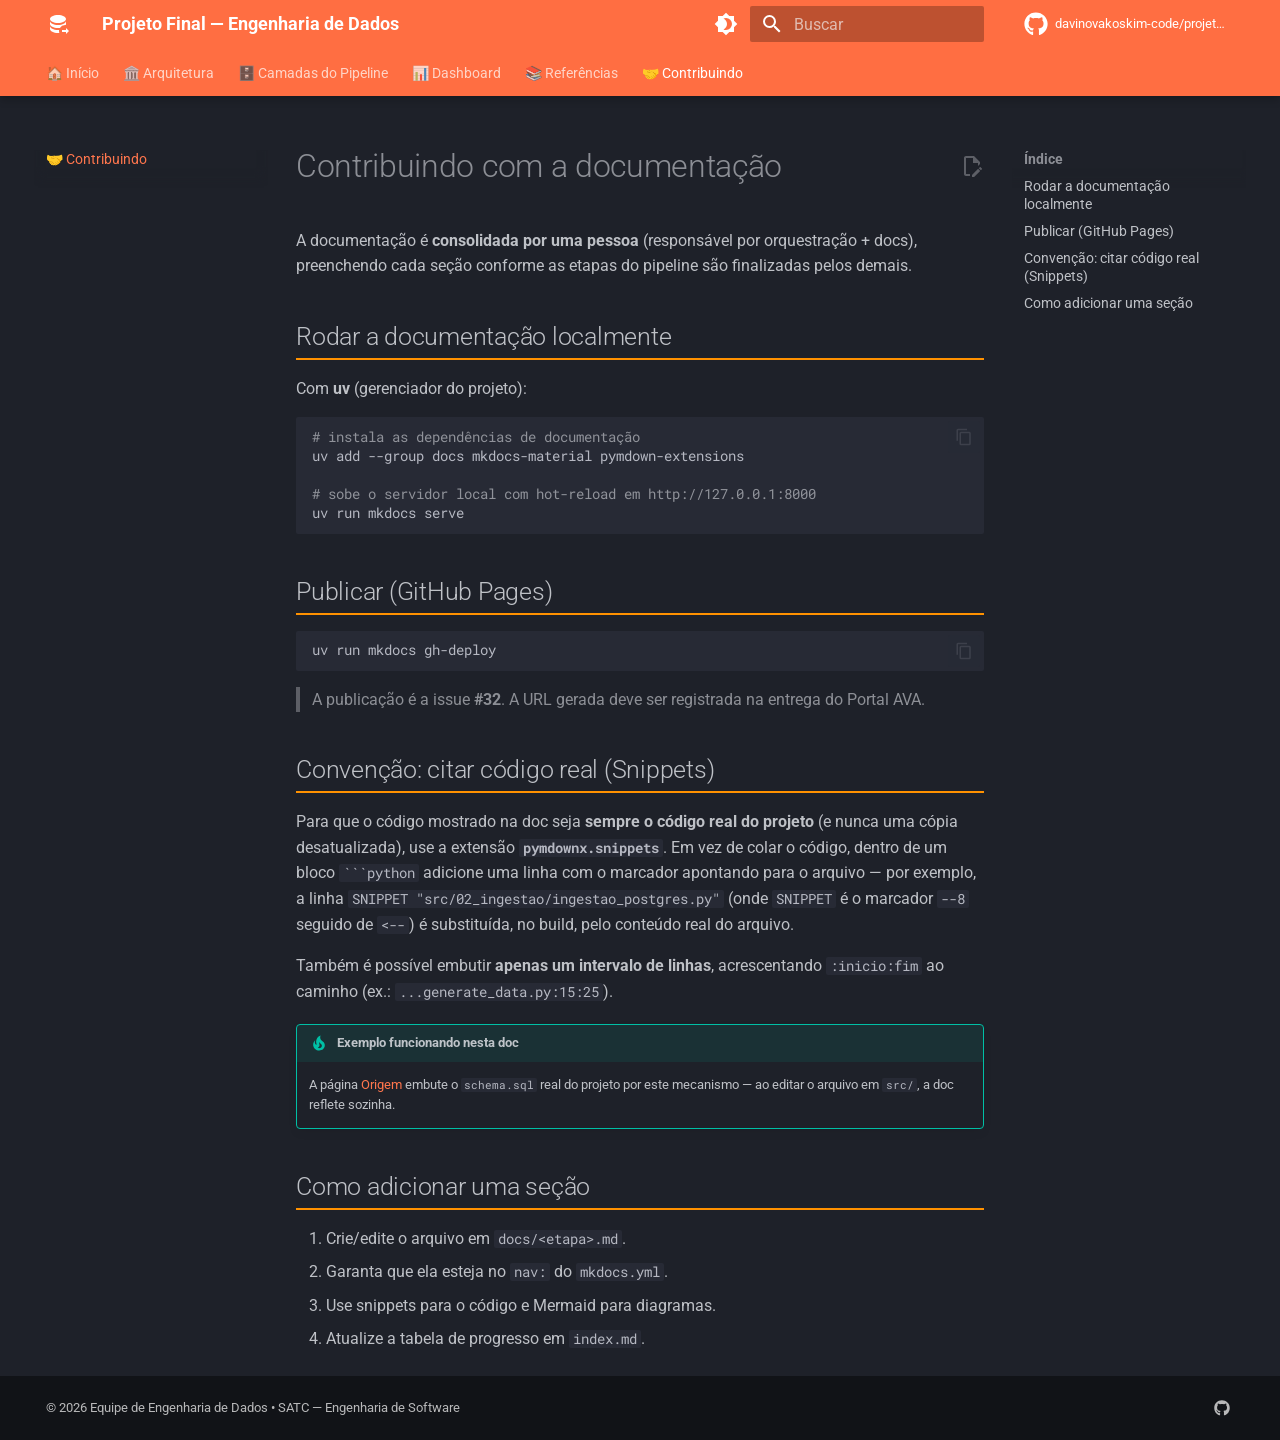
<file: contribuindo/index.html>
<!doctype html>
<html lang="pt" class="no-js">
  <head>
    
      <meta charset="utf-8">
      <meta name="viewport" content="width=device-width,initial-scale=1">
      
        <meta name="description" content="Pipeline de dados com PostgreSQL, MinIO, Airflow e Delta Lake — Arquitetura Medalhão (Landing → Bronze → Silver → Gold)">
      
      
        <meta name="author" content="Equipe de Engenharia de Dados — SATC">
      
      
        <link rel="canonical" href="https://davinovakoskim-code.github.io/projeto-final-eng-dados/contribuindo/">
      
      
        <link rel="prev" href="../referencias/">
      
      
      
        
      
      
      <link rel="icon" href="../assets/images/favicon.png">
      <meta name="generator" content="mkdocs-1.6.1, mkdocs-material-9.7.6">
    
    
      
        <title>🤝 Contribuindo - Projeto Final — Engenharia de Dados</title>
      
    
    
      <link rel="stylesheet" href="../assets/stylesheets/main.484c7ddc.min.css">
      
        
        <link rel="stylesheet" href="../assets/stylesheets/palette.ab4e12ef.min.css">
      
      


    
    
      
    
    
      
        
        
        <link rel="preconnect" href="https://fonts.gstatic.com" crossorigin>
        <link rel="stylesheet" href="https://fonts.googleapis.com/css?family=Roboto:300,300i,400,400i,700,700i%7CRoboto+Mono:400,400i,700,700i&display=fallback">
        <style>:root{--md-text-font:"Roboto";--md-code-font:"Roboto Mono"}</style>
      
    
    
      <link rel="stylesheet" href="../stylesheets/extra.css">
    
    <script>__md_scope=new URL("..",location),__md_hash=e=>[...e].reduce(((e,_)=>(e<<5)-e+_.charCodeAt(0)),0),__md_get=(e,_=localStorage,t=__md_scope)=>JSON.parse(_.getItem(t.pathname+"."+e)),__md_set=(e,_,t=localStorage,a=__md_scope)=>{try{t.setItem(a.pathname+"."+e,JSON.stringify(_))}catch(e){}}</script>
    
      

    
    
  </head>
  
  
    
    
      
    
    
    
    
    <body dir="ltr" data-md-color-scheme="slate" data-md-color-primary="deep-orange" data-md-color-accent="orange">
  
    
    <input class="md-toggle" data-md-toggle="drawer" type="checkbox" id="__drawer" autocomplete="off">
    <input class="md-toggle" data-md-toggle="search" type="checkbox" id="__search" autocomplete="off">
    <label class="md-overlay" for="__drawer"></label>
    <div data-md-component="skip">
      
        
        <a href="#contribuindo-com-a-documentacao" class="md-skip">
          Ir para o conteúdo
        </a>
      
    </div>
    <div data-md-component="announce">
      
    </div>
    
    
      

  

<header class="md-header md-header--shadow md-header--lifted" data-md-component="header">
  <nav class="md-header__inner md-grid" aria-label="Cabeçalho">
    <a href=".." title="Projeto Final — Engenharia de Dados" class="md-header__button md-logo" aria-label="Projeto Final — Engenharia de Dados" data-md-component="logo">
      
  
  <svg xmlns="http://www.w3.org/2000/svg" viewBox="0 0 24 24"><path d="M4 7c0-2.21 3.58-4 8-4s8 1.79 8 4-3.58 4-8 4-8-1.79-8-4m15.72 6.05c.18-.34.28-.69.28-1.05V9c0 2.21-3.58 4-8 4s-8-1.79-8-4v3c0 2.21 3.58 4 8 4 .65 0 1.28-.04 1.88-.11A5.99 5.99 0 0 1 19 13c.24 0 .5 0 .72.05m-6.62 4.91c-.36.04-.73.04-1.1.04-4.42 0-8-1.79-8-4v3c0 2.21 3.58 4 8 4 .46 0 .9 0 1.33-.06A6 6 0 0 1 13 19c0-.36.04-.7.1-1.04M23 19l-3-3v2h-4v2h4v2z"/></svg>

    </a>
    <label class="md-header__button md-icon" for="__drawer">
      
      <svg xmlns="http://www.w3.org/2000/svg" viewBox="0 0 24 24"><path d="M3 6h18v2H3zm0 5h18v2H3zm0 5h18v2H3z"/></svg>
    </label>
    <div class="md-header__title" data-md-component="header-title">
      <div class="md-header__ellipsis">
        <div class="md-header__topic">
          <span class="md-ellipsis">
            Projeto Final — Engenharia de Dados
          </span>
        </div>
        <div class="md-header__topic" data-md-component="header-topic">
          <span class="md-ellipsis">
            
              🤝 Contribuindo
            
          </span>
        </div>
      </div>
    </div>
    
      
        <form class="md-header__option" data-md-component="palette">
  
    
    
    
    <input class="md-option" data-md-color-media="" data-md-color-scheme="slate" data-md-color-primary="deep-orange" data-md-color-accent="orange"  aria-label="Modo claro"  type="radio" name="__palette" id="__palette_0">
    
      <label class="md-header__button md-icon" title="Modo claro" for="__palette_1" hidden>
        <svg xmlns="http://www.w3.org/2000/svg" viewBox="0 0 24 24"><path d="M12 18c-.89 0-1.74-.2-2.5-.55C11.56 16.5 13 14.42 13 12s-1.44-4.5-3.5-5.45C10.26 6.2 11.11 6 12 6a6 6 0 0 1 6 6 6 6 0 0 1-6 6m8-9.31V4h-4.69L12 .69 8.69 4H4v4.69L.69 12 4 15.31V20h4.69L12 23.31 15.31 20H20v-4.69L23.31 12z"/></svg>
      </label>
    
  
    
    
    
    <input class="md-option" data-md-color-media="" data-md-color-scheme="default" data-md-color-primary="deep-orange" data-md-color-accent="orange"  aria-label="Modo escuro"  type="radio" name="__palette" id="__palette_1">
    
      <label class="md-header__button md-icon" title="Modo escuro" for="__palette_0" hidden>
        <svg xmlns="http://www.w3.org/2000/svg" viewBox="0 0 24 24"><path d="M12 8a4 4 0 0 0-4 4 4 4 0 0 0 4 4 4 4 0 0 0 4-4 4 4 0 0 0-4-4m0 10a6 6 0 0 1-6-6 6 6 0 0 1 6-6 6 6 0 0 1 6 6 6 6 0 0 1-6 6m8-9.31V4h-4.69L12 .69 8.69 4H4v4.69L.69 12 4 15.31V20h4.69L12 23.31 15.31 20H20v-4.69L23.31 12z"/></svg>
      </label>
    
  
</form>
      
    
    
      <script>var palette=__md_get("__palette");if(palette&&palette.color){if("(prefers-color-scheme)"===palette.color.media){var media=matchMedia("(prefers-color-scheme: light)"),input=document.querySelector(media.matches?"[data-md-color-media='(prefers-color-scheme: light)']":"[data-md-color-media='(prefers-color-scheme: dark)']");palette.color.media=input.getAttribute("data-md-color-media"),palette.color.scheme=input.getAttribute("data-md-color-scheme"),palette.color.primary=input.getAttribute("data-md-color-primary"),palette.color.accent=input.getAttribute("data-md-color-accent")}for(var[key,value]of Object.entries(palette.color))document.body.setAttribute("data-md-color-"+key,value)}</script>
    
    
    
      
      
        <label class="md-header__button md-icon" for="__search">
          
          <svg xmlns="http://www.w3.org/2000/svg" viewBox="0 0 24 24"><path d="M9.5 3A6.5 6.5 0 0 1 16 9.5c0 1.61-.59 3.09-1.56 4.23l.27.27h.79l5 5-1.5 1.5-5-5v-.79l-.27-.27A6.52 6.52 0 0 1 9.5 16 6.5 6.5 0 0 1 3 9.5 6.5 6.5 0 0 1 9.5 3m0 2C7 5 5 7 5 9.5S7 14 9.5 14 14 12 14 9.5 12 5 9.5 5"/></svg>
        </label>
        <div class="md-search" data-md-component="search" role="dialog">
  <label class="md-search__overlay" for="__search"></label>
  <div class="md-search__inner" role="search">
    <form class="md-search__form" name="search">
      <input type="text" class="md-search__input" name="query" aria-label="Buscar" placeholder="Buscar" autocapitalize="off" autocorrect="off" autocomplete="off" spellcheck="false" data-md-component="search-query" required>
      <label class="md-search__icon md-icon" for="__search">
        
        <svg xmlns="http://www.w3.org/2000/svg" viewBox="0 0 24 24"><path d="M9.5 3A6.5 6.5 0 0 1 16 9.5c0 1.61-.59 3.09-1.56 4.23l.27.27h.79l5 5-1.5 1.5-5-5v-.79l-.27-.27A6.52 6.52 0 0 1 9.5 16 6.5 6.5 0 0 1 3 9.5 6.5 6.5 0 0 1 9.5 3m0 2C7 5 5 7 5 9.5S7 14 9.5 14 14 12 14 9.5 12 5 9.5 5"/></svg>
        
        <svg xmlns="http://www.w3.org/2000/svg" viewBox="0 0 24 24"><path d="M20 11v2H8l5.5 5.5-1.42 1.42L4.16 12l7.92-7.92L13.5 5.5 8 11z"/></svg>
      </label>
      <nav class="md-search__options" aria-label="Pesquisar">
        
          <a href="javascript:void(0)" class="md-search__icon md-icon" title="Compartilhar" aria-label="Compartilhar" data-clipboard data-clipboard-text="" data-md-component="search-share" tabindex="-1">
            
            <svg xmlns="http://www.w3.org/2000/svg" viewBox="0 0 24 24"><path d="M18 16.08c-.76 0-1.44.3-1.96.77L8.91 12.7c.05-.23.09-.46.09-.7s-.04-.47-.09-.7l7.05-4.11c.54.5 1.25.81 2.04.81a3 3 0 0 0 3-3 3 3 0 0 0-3-3 3 3 0 0 0-3 3c0 .24.04.47.09.7L8.04 9.81C7.5 9.31 6.79 9 6 9a3 3 0 0 0-3 3 3 3 0 0 0 3 3c.79 0 1.5-.31 2.04-.81l7.12 4.15c-.05.21-.08.43-.08.66 0 1.61 1.31 2.91 2.92 2.91s2.92-1.3 2.92-2.91A2.92 2.92 0 0 0 18 16.08"/></svg>
          </a>
        
        <button type="reset" class="md-search__icon md-icon" title="Limpar" aria-label="Limpar" tabindex="-1">
          
          <svg xmlns="http://www.w3.org/2000/svg" viewBox="0 0 24 24"><path d="M19 6.41 17.59 5 12 10.59 6.41 5 5 6.41 10.59 12 5 17.59 6.41 19 12 13.41 17.59 19 19 17.59 13.41 12z"/></svg>
        </button>
      </nav>
      
    </form>
    <div class="md-search__output">
      <div class="md-search__scrollwrap" tabindex="0" data-md-scrollfix>
        <div class="md-search-result" data-md-component="search-result">
          <div class="md-search-result__meta">
            Inicializando a pesquisa
          </div>
          <ol class="md-search-result__list" role="presentation"></ol>
        </div>
      </div>
    </div>
  </div>
</div>
      
    
    
      <div class="md-header__source">
        <a href="https://github.com/davinovakoskim-code/projeto-final-eng-dados" title="Ir ao repositório" class="md-source" data-md-component="source">
  <div class="md-source__icon md-icon">
    
    <svg xmlns="http://www.w3.org/2000/svg" viewBox="0 0 512 512"><!--! Font Awesome Free 7.1.0 by @fontawesome - https://fontawesome.com License - https://fontawesome.com/license/free (Icons: CC BY 4.0, Fonts: SIL OFL 1.1, Code: MIT License) Copyright 2025 Fonticons, Inc.--><path d="M173.9 397.4c0 2-2.3 3.6-5.2 3.6-3.3.3-5.6-1.3-5.6-3.6 0-2 2.3-3.6 5.2-3.6 3-.3 5.6 1.3 5.6 3.6m-31.1-4.5c-.7 2 1.3 4.3 4.3 4.9 2.6 1 5.6 0 6.2-2s-1.3-4.3-4.3-5.2c-2.6-.7-5.5.3-6.2 2.3m44.2-1.7c-2.9.7-4.9 2.6-4.6 4.9.3 2 2.9 3.3 5.9 2.6 2.9-.7 4.9-2.6 4.6-4.6-.3-1.9-3-3.2-5.9-2.9M252.8 8C114.1 8 8 113.3 8 252c0 110.9 69.8 205.8 169.5 239.2 12.8 2.3 17.3-5.6 17.3-12.1 0-6.2-.3-40.4-.3-61.4 0 0-70 15-84.7-29.8 0 0-11.4-29.1-27.8-36.6 0 0-22.9-15.7 1.6-15.4 0 0 24.9 2 38.6 25.8 21.9 38.6 58.6 27.5 72.9 20.9 2.3-16 8.8-27.1 16-33.7-55.9-6.2-112.3-14.3-112.3-110.5 0-27.5 7.6-41.3 23.6-58.9-2.6-6.5-11.1-33.3 2.6-67.9 20.9-6.5 69 27 69 27 20-5.6 41.5-8.5 62.8-8.5s42.8 2.9 62.8 8.5c0 0 48.1-33.6 69-27 13.7 34.7 5.2 61.4 2.6 67.9 16 17.7 25.8 31.5 25.8 58.9 0 96.5-58.9 104.2-114.8 110.5 9.2 7.9 17 22.9 17 46.4 0 33.7-.3 75.4-.3 83.6 0 6.5 4.6 14.4 17.3 12.1C436.2 457.8 504 362.9 504 252 504 113.3 391.5 8 252.8 8M105.2 352.9c-1.3 1-1 3.3.7 5.2 1.6 1.6 3.9 2.3 5.2 1 1.3-1 1-3.3-.7-5.2-1.6-1.6-3.9-2.3-5.2-1m-10.8-8.1c-.7 1.3.3 2.9 2.3 3.9 1.6 1 3.6.7 4.3-.7.7-1.3-.3-2.9-2.3-3.9-2-.6-3.6-.3-4.3.7m32.4 35.6c-1.6 1.3-1 4.3 1.3 6.2 2.3 2.3 5.2 2.6 6.5 1 1.3-1.3.7-4.3-1.3-6.2-2.2-2.3-5.2-2.6-6.5-1m-11.4-14.7c-1.6 1-1.6 3.6 0 5.9s4.3 3.3 5.6 2.3c1.6-1.3 1.6-3.9 0-6.2-1.4-2.3-4-3.3-5.6-2"/></svg>
  </div>
  <div class="md-source__repository">
    davinovakoskim-code/projeto-final-eng-dados
  </div>
</a>
      </div>
    
  </nav>
  
    
      
<nav class="md-tabs" aria-label="Abas" data-md-component="tabs">
  <div class="md-grid">
    <ul class="md-tabs__list">
      
        
  
  
  
  
    <li class="md-tabs__item">
      <a href=".." class="md-tabs__link">
        
  
  
    
  
  🏠 Início

      </a>
    </li>
  

      
        
  
  
  
  
    <li class="md-tabs__item">
      <a href="../arquitetura/" class="md-tabs__link">
        
  
  
    
  
  🏛️ Arquitetura

      </a>
    </li>
  

      
        
  
  
  
  
    
    
      <li class="md-tabs__item">
        <a href="../origem/" class="md-tabs__link">
          
  
  
    
  
  🗄️ Camadas do Pipeline

        </a>
      </li>
    
  

      
        
  
  
  
  
    <li class="md-tabs__item">
      <a href="../dashboard/" class="md-tabs__link">
        
  
  
    
  
  📊 Dashboard

      </a>
    </li>
  

      
        
  
  
  
  
    <li class="md-tabs__item">
      <a href="../referencias/" class="md-tabs__link">
        
  
  
    
  
  📚 Referências

      </a>
    </li>
  

      
        
  
  
  
    
  
  
    <li class="md-tabs__item md-tabs__item--active">
      <a href="./" class="md-tabs__link">
        
  
  
    
  
  🤝 Contribuindo

      </a>
    </li>
  

      
    </ul>
  </div>
</nav>
    
  
</header>
    
    <div class="md-container" data-md-component="container">
      
      
        
      
      <main class="md-main" data-md-component="main">
        <div class="md-main__inner md-grid">
          
            
              
              <div class="md-sidebar md-sidebar--primary" data-md-component="sidebar" data-md-type="navigation" >
                <div class="md-sidebar__scrollwrap">
                  <div class="md-sidebar__inner">
                    


  


<nav class="md-nav md-nav--primary md-nav--lifted" aria-label="Navegação" data-md-level="0">
  <label class="md-nav__title" for="__drawer">
    <a href=".." title="Projeto Final — Engenharia de Dados" class="md-nav__button md-logo" aria-label="Projeto Final — Engenharia de Dados" data-md-component="logo">
      
  
  <svg xmlns="http://www.w3.org/2000/svg" viewBox="0 0 24 24"><path d="M4 7c0-2.21 3.58-4 8-4s8 1.79 8 4-3.58 4-8 4-8-1.79-8-4m15.72 6.05c.18-.34.28-.69.28-1.05V9c0 2.21-3.58 4-8 4s-8-1.79-8-4v3c0 2.21 3.58 4 8 4 .65 0 1.28-.04 1.88-.11A5.99 5.99 0 0 1 19 13c.24 0 .5 0 .72.05m-6.62 4.91c-.36.04-.73.04-1.1.04-4.42 0-8-1.79-8-4v3c0 2.21 3.58 4 8 4 .46 0 .9 0 1.33-.06A6 6 0 0 1 13 19c0-.36.04-.7.1-1.04M23 19l-3-3v2h-4v2h4v2z"/></svg>

    </a>
    Projeto Final — Engenharia de Dados
  </label>
  
    <div class="md-nav__source">
      <a href="https://github.com/davinovakoskim-code/projeto-final-eng-dados" title="Ir ao repositório" class="md-source" data-md-component="source">
  <div class="md-source__icon md-icon">
    
    <svg xmlns="http://www.w3.org/2000/svg" viewBox="0 0 512 512"><!--! Font Awesome Free 7.1.0 by @fontawesome - https://fontawesome.com License - https://fontawesome.com/license/free (Icons: CC BY 4.0, Fonts: SIL OFL 1.1, Code: MIT License) Copyright 2025 Fonticons, Inc.--><path d="M173.9 397.4c0 2-2.3 3.6-5.2 3.6-3.3.3-5.6-1.3-5.6-3.6 0-2 2.3-3.6 5.2-3.6 3-.3 5.6 1.3 5.6 3.6m-31.1-4.5c-.7 2 1.3 4.3 4.3 4.9 2.6 1 5.6 0 6.2-2s-1.3-4.3-4.3-5.2c-2.6-.7-5.5.3-6.2 2.3m44.2-1.7c-2.9.7-4.9 2.6-4.6 4.9.3 2 2.9 3.3 5.9 2.6 2.9-.7 4.9-2.6 4.6-4.6-.3-1.9-3-3.2-5.9-2.9M252.8 8C114.1 8 8 113.3 8 252c0 110.9 69.8 205.8 169.5 239.2 12.8 2.3 17.3-5.6 17.3-12.1 0-6.2-.3-40.4-.3-61.4 0 0-70 15-84.7-29.8 0 0-11.4-29.1-27.8-36.6 0 0-22.9-15.7 1.6-15.4 0 0 24.9 2 38.6 25.8 21.9 38.6 58.6 27.5 72.9 20.9 2.3-16 8.8-27.1 16-33.7-55.9-6.2-112.3-14.3-112.3-110.5 0-27.5 7.6-41.3 23.6-58.9-2.6-6.5-11.1-33.3 2.6-67.9 20.9-6.5 69 27 69 27 20-5.6 41.5-8.5 62.8-8.5s42.8 2.9 62.8 8.5c0 0 48.1-33.6 69-27 13.7 34.7 5.2 61.4 2.6 67.9 16 17.7 25.8 31.5 25.8 58.9 0 96.5-58.9 104.2-114.8 110.5 9.2 7.9 17 22.9 17 46.4 0 33.7-.3 75.4-.3 83.6 0 6.5 4.6 14.4 17.3 12.1C436.2 457.8 504 362.9 504 252 504 113.3 391.5 8 252.8 8M105.2 352.9c-1.3 1-1 3.3.7 5.2 1.6 1.6 3.9 2.3 5.2 1 1.3-1 1-3.3-.7-5.2-1.6-1.6-3.9-2.3-5.2-1m-10.8-8.1c-.7 1.3.3 2.9 2.3 3.9 1.6 1 3.6.7 4.3-.7.7-1.3-.3-2.9-2.3-3.9-2-.6-3.6-.3-4.3.7m32.4 35.6c-1.6 1.3-1 4.3 1.3 6.2 2.3 2.3 5.2 2.6 6.5 1 1.3-1.3.7-4.3-1.3-6.2-2.2-2.3-5.2-2.6-6.5-1m-11.4-14.7c-1.6 1-1.6 3.6 0 5.9s4.3 3.3 5.6 2.3c1.6-1.3 1.6-3.9 0-6.2-1.4-2.3-4-3.3-5.6-2"/></svg>
  </div>
  <div class="md-source__repository">
    davinovakoskim-code/projeto-final-eng-dados
  </div>
</a>
    </div>
  
  <ul class="md-nav__list" data-md-scrollfix>
    
      
      
  
  
  
  
    <li class="md-nav__item">
      <a href=".." class="md-nav__link">
        
  
  
  <span class="md-ellipsis">
    
  
    🏠 Início
  

    
  </span>
  
  

      </a>
    </li>
  

    
      
      
  
  
  
  
    <li class="md-nav__item">
      <a href="../arquitetura/" class="md-nav__link">
        
  
  
  <span class="md-ellipsis">
    
  
    🏛️ Arquitetura
  

    
  </span>
  
  

      </a>
    </li>
  

    
      
      
  
  
  
  
    
    
      
        
      
        
      
        
      
        
      
    
    
    
      
      
        
      
    
    
    <li class="md-nav__item md-nav__item--nested">
      
        
        
        <input class="md-nav__toggle md-toggle " type="checkbox" id="__nav_3" >
        
          
          <label class="md-nav__link" for="__nav_3" id="__nav_3_label" tabindex="0">
            
  
  
  <span class="md-ellipsis">
    
  
    🗄️ Camadas do Pipeline
  

    
  </span>
  
  

            <span class="md-nav__icon md-icon"></span>
          </label>
        
        <nav class="md-nav" data-md-level="1" aria-labelledby="__nav_3_label" aria-expanded="false">
          <label class="md-nav__title" for="__nav_3">
            <span class="md-nav__icon md-icon"></span>
            
  
    🗄️ Camadas do Pipeline
  

          </label>
          <ul class="md-nav__list" data-md-scrollfix>
            
              
                
  
  
  
  
    <li class="md-nav__item">
      <a href="../origem/" class="md-nav__link">
        
  
  
  <span class="md-ellipsis">
    
  
    🐘 Origem
  

    
  </span>
  
  

      </a>
    </li>
  

              
            
              
                
  
  
  
  
    <li class="md-nav__item">
      <a href="../ingestao/" class="md-nav__link">
        
  
  
  <span class="md-ellipsis">
    
  
    🥉 Ingestão (Landing → Bronze)
  

    
  </span>
  
  

      </a>
    </li>
  

              
            
              
                
  
  
  
  
    <li class="md-nav__item">
      <a href="../transformacao/" class="md-nav__link">
        
  
  
  <span class="md-ellipsis">
    
  
    🥈 Transformação (Silver)
  

    
  </span>
  
  

      </a>
    </li>
  

              
            
              
                
  
  
  
  
    <li class="md-nav__item">
      <a href="../gold/" class="md-nav__link">
        
  
  
  <span class="md-ellipsis">
    
  
    🥇 Gold (Kimball)
  

    
  </span>
  
  

      </a>
    </li>
  

              
            
          </ul>
        </nav>
      
    </li>
  

    
      
      
  
  
  
  
    <li class="md-nav__item">
      <a href="../dashboard/" class="md-nav__link">
        
  
  
  <span class="md-ellipsis">
    
  
    📊 Dashboard
  

    
  </span>
  
  

      </a>
    </li>
  

    
      
      
  
  
  
  
    <li class="md-nav__item">
      <a href="../referencias/" class="md-nav__link">
        
  
  
  <span class="md-ellipsis">
    
  
    📚 Referências
  

    
  </span>
  
  

      </a>
    </li>
  

    
      
      
  
  
    
  
  
  
    <li class="md-nav__item md-nav__item--active">
      
      <input class="md-nav__toggle md-toggle" type="checkbox" id="__toc">
      
      
        
      
      
        <label class="md-nav__link md-nav__link--active" for="__toc">
          
  
  
  <span class="md-ellipsis">
    
  
    🤝 Contribuindo
  

    
  </span>
  
  

          <span class="md-nav__icon md-icon"></span>
        </label>
      
      <a href="./" class="md-nav__link md-nav__link--active">
        
  
  
  <span class="md-ellipsis">
    
  
    🤝 Contribuindo
  

    
  </span>
  
  

      </a>
      
        

<nav class="md-nav md-nav--secondary" aria-label="Índice">
  
  
  
    
  
  
    <label class="md-nav__title" for="__toc">
      <span class="md-nav__icon md-icon"></span>
      Índice
    </label>
    <ul class="md-nav__list" data-md-component="toc" data-md-scrollfix>
      
        <li class="md-nav__item">
  <a href="#rodar-a-documentacao-localmente" class="md-nav__link">
    <span class="md-ellipsis">
      
        Rodar a documentação localmente
      
    </span>
  </a>
  
</li>
      
        <li class="md-nav__item">
  <a href="#publicar-github-pages" class="md-nav__link">
    <span class="md-ellipsis">
      
        Publicar (GitHub Pages)
      
    </span>
  </a>
  
</li>
      
        <li class="md-nav__item">
  <a href="#convencao-citar-codigo-real-snippets" class="md-nav__link">
    <span class="md-ellipsis">
      
        Convenção: citar código real (Snippets)
      
    </span>
  </a>
  
</li>
      
        <li class="md-nav__item">
  <a href="#como-adicionar-uma-secao" class="md-nav__link">
    <span class="md-ellipsis">
      
        Como adicionar uma seção
      
    </span>
  </a>
  
</li>
      
    </ul>
  
</nav>
      
    </li>
  

    
  </ul>
</nav>
                  </div>
                </div>
              </div>
            
            
              
              <div class="md-sidebar md-sidebar--secondary" data-md-component="sidebar" data-md-type="toc" >
                <div class="md-sidebar__scrollwrap">
                  <div class="md-sidebar__inner">
                    

<nav class="md-nav md-nav--secondary" aria-label="Índice">
  
  
  
    
  
  
    <label class="md-nav__title" for="__toc">
      <span class="md-nav__icon md-icon"></span>
      Índice
    </label>
    <ul class="md-nav__list" data-md-component="toc" data-md-scrollfix>
      
        <li class="md-nav__item">
  <a href="#rodar-a-documentacao-localmente" class="md-nav__link">
    <span class="md-ellipsis">
      
        Rodar a documentação localmente
      
    </span>
  </a>
  
</li>
      
        <li class="md-nav__item">
  <a href="#publicar-github-pages" class="md-nav__link">
    <span class="md-ellipsis">
      
        Publicar (GitHub Pages)
      
    </span>
  </a>
  
</li>
      
        <li class="md-nav__item">
  <a href="#convencao-citar-codigo-real-snippets" class="md-nav__link">
    <span class="md-ellipsis">
      
        Convenção: citar código real (Snippets)
      
    </span>
  </a>
  
</li>
      
        <li class="md-nav__item">
  <a href="#como-adicionar-uma-secao" class="md-nav__link">
    <span class="md-ellipsis">
      
        Como adicionar uma seção
      
    </span>
  </a>
  
</li>
      
    </ul>
  
</nav>
                  </div>
                </div>
              </div>
            
          
          
            <div class="md-content" data-md-component="content">
              
              <article class="md-content__inner md-typeset">
                
                  


  
    <a href="https://github.com/davinovakoskim-code/projeto-final-eng-dados/edit/main/docs/contribuindo.md" title="Editar esta página" class="md-content__button md-icon" rel="edit">
      
      <svg xmlns="http://www.w3.org/2000/svg" viewBox="0 0 24 24"><path d="M10 20H6V4h7v5h5v3.1l2-2V8l-6-6H6c-1.1 0-2 .9-2 2v16c0 1.1.9 2 2 2h4zm10.2-7c.1 0 .3.1.4.2l1.3 1.3c.2.2.2.6 0 .8l-1 1-2.1-2.1 1-1c.1-.1.2-.2.4-.2m0 3.9L14.1 23H12v-2.1l6.1-6.1z"/></svg>
    </a>
  
  


<h1 id="contribuindo-com-a-documentacao">Contribuindo com a documentação<a class="headerlink" href="#contribuindo-com-a-documentacao" title="Permanent link">&para;</a></h1>
<p>A documentação é <strong>consolidada por uma pessoa</strong> (responsável por orquestração + docs),
preenchendo cada seção conforme as etapas do pipeline são finalizadas pelos demais.</p>
<h2 id="rodar-a-documentacao-localmente">Rodar a documentação localmente<a class="headerlink" href="#rodar-a-documentacao-localmente" title="Permanent link">&para;</a></h2>
<p>Com <strong>uv</strong> (gerenciador do projeto):</p>
<div class="language-bash highlight"><pre><span></span><code><span id="__span-0-1"><a id="__codelineno-0-1" name="__codelineno-0-1" href="#__codelineno-0-1"></a><span class="c1"># instala as dependências de documentação</span>
</span><span id="__span-0-2"><a id="__codelineno-0-2" name="__codelineno-0-2" href="#__codelineno-0-2"></a>uv<span class="w"> </span>add<span class="w"> </span>--group<span class="w"> </span>docs<span class="w"> </span>mkdocs-material<span class="w"> </span>pymdown-extensions
</span><span id="__span-0-3"><a id="__codelineno-0-3" name="__codelineno-0-3" href="#__codelineno-0-3"></a>
</span><span id="__span-0-4"><a id="__codelineno-0-4" name="__codelineno-0-4" href="#__codelineno-0-4"></a><span class="c1"># sobe o servidor local com hot-reload em http://127.0.0.1:8000</span>
</span><span id="__span-0-5"><a id="__codelineno-0-5" name="__codelineno-0-5" href="#__codelineno-0-5"></a>uv<span class="w"> </span>run<span class="w"> </span>mkdocs<span class="w"> </span>serve
</span></code></pre></div>
<h2 id="publicar-github-pages">Publicar (GitHub Pages)<a class="headerlink" href="#publicar-github-pages" title="Permanent link">&para;</a></h2>
<div class="language-bash highlight"><pre><span></span><code><span id="__span-1-1"><a id="__codelineno-1-1" name="__codelineno-1-1" href="#__codelineno-1-1"></a>uv<span class="w"> </span>run<span class="w"> </span>mkdocs<span class="w"> </span>gh-deploy
</span></code></pre></div>
<blockquote>
<p>A publicação é a issue <strong>#32</strong>. A URL gerada deve ser registrada na entrega do Portal AVA.</p>
</blockquote>
<h2 id="convencao-citar-codigo-real-snippets">Convenção: citar código real (Snippets)<a class="headerlink" href="#convencao-citar-codigo-real-snippets" title="Permanent link">&para;</a></h2>
<p>Para que o código mostrado na doc seja <strong>sempre o código real do projeto</strong> (e nunca uma
cópia desatualizada), use a extensão <strong><code>pymdownx.snippets</code></strong>. Em vez de colar o código,
dentro de um bloco <code>```python</code> adicione uma linha com o marcador apontando para o arquivo —
por exemplo, a linha <code>SNIPPET "src/02_ingestao/ingestao_postgres.py"</code> (onde <code>SNIPPET</code> é o
marcador <code>--8</code> seguido de <code>&lt;--</code>) é substituída, no build, pelo conteúdo real do arquivo.</p>
<p>Também é possível embutir <strong>apenas um intervalo de linhas</strong>, acrescentando <code>:inicio:fim</code>
ao caminho (ex.: <code>...generate_data.py:15:25</code>).</p>
<div class="admonition tip">
<p class="admonition-title">Exemplo funcionando nesta doc</p>
<p>A página <a href="../origem/#schema-ddl-real-do-projeto">Origem</a> embute o <code>schema.sql</code> real
do projeto por este mecanismo — ao editar o arquivo em <code>src/</code>, a doc reflete sozinha.</p>
</div>
<h2 id="como-adicionar-uma-secao">Como adicionar uma seção<a class="headerlink" href="#como-adicionar-uma-secao" title="Permanent link">&para;</a></h2>
<ol>
<li>Crie/edite o arquivo em <code>docs/&lt;etapa&gt;.md</code>.</li>
<li>Garanta que ela esteja no <code>nav:</code> do <code>mkdocs.yml</code>.</li>
<li>Use snippets para o código e Mermaid para diagramas.</li>
<li>Atualize a tabela de progresso em <code>index.md</code>.</li>
</ol>












                
              </article>
            </div>
          
          
<script>var target=document.getElementById(location.hash.slice(1));target&&target.name&&(target.checked=target.name.startsWith("__tabbed_"))</script>
        </div>
        
          <button type="button" class="md-top md-icon" data-md-component="top" hidden>
  
  <svg xmlns="http://www.w3.org/2000/svg" viewBox="0 0 24 24"><path d="M13 20h-2V8l-5.5 5.5-1.42-1.42L12 4.16l7.92 7.92-1.42 1.42L13 8z"/></svg>
  Voltar ao topo
</button>
        
      </main>
      
        <footer class="md-footer">
  
  <div class="md-footer-meta md-typeset">
    <div class="md-footer-meta__inner md-grid">
      <div class="md-copyright">
  
    <div class="md-copyright__highlight">
      © 2026 Equipe de Engenharia de Dados • SATC — Engenharia de Software
    </div>
  
  
</div>
      
        
<div class="md-social">
  
    
    
    
    
    <a href="https://github.com/davinovakoskim-code/projeto-final-eng-dados" target="_blank" rel="noopener" title="Repositório no GitHub" class="md-social__link">
      <svg xmlns="http://www.w3.org/2000/svg" viewBox="0 0 512 512"><!--! Font Awesome Free 7.1.0 by @fontawesome - https://fontawesome.com License - https://fontawesome.com/license/free (Icons: CC BY 4.0, Fonts: SIL OFL 1.1, Code: MIT License) Copyright 2025 Fonticons, Inc.--><path d="M173.9 397.4c0 2-2.3 3.6-5.2 3.6-3.3.3-5.6-1.3-5.6-3.6 0-2 2.3-3.6 5.2-3.6 3-.3 5.6 1.3 5.6 3.6m-31.1-4.5c-.7 2 1.3 4.3 4.3 4.9 2.6 1 5.6 0 6.2-2s-1.3-4.3-4.3-5.2c-2.6-.7-5.5.3-6.2 2.3m44.2-1.7c-2.9.7-4.9 2.6-4.6 4.9.3 2 2.9 3.3 5.9 2.6 2.9-.7 4.9-2.6 4.6-4.6-.3-1.9-3-3.2-5.9-2.9M252.8 8C114.1 8 8 113.3 8 252c0 110.9 69.8 205.8 169.5 239.2 12.8 2.3 17.3-5.6 17.3-12.1 0-6.2-.3-40.4-.3-61.4 0 0-70 15-84.7-29.8 0 0-11.4-29.1-27.8-36.6 0 0-22.9-15.7 1.6-15.4 0 0 24.9 2 38.6 25.8 21.9 38.6 58.6 27.5 72.9 20.9 2.3-16 8.8-27.1 16-33.7-55.9-6.2-112.3-14.3-112.3-110.5 0-27.5 7.6-41.3 23.6-58.9-2.6-6.5-11.1-33.3 2.6-67.9 20.9-6.5 69 27 69 27 20-5.6 41.5-8.5 62.8-8.5s42.8 2.9 62.8 8.5c0 0 48.1-33.6 69-27 13.7 34.7 5.2 61.4 2.6 67.9 16 17.7 25.8 31.5 25.8 58.9 0 96.5-58.9 104.2-114.8 110.5 9.2 7.9 17 22.9 17 46.4 0 33.7-.3 75.4-.3 83.6 0 6.5 4.6 14.4 17.3 12.1C436.2 457.8 504 362.9 504 252 504 113.3 391.5 8 252.8 8M105.2 352.9c-1.3 1-1 3.3.7 5.2 1.6 1.6 3.9 2.3 5.2 1 1.3-1 1-3.3-.7-5.2-1.6-1.6-3.9-2.3-5.2-1m-10.8-8.1c-.7 1.3.3 2.9 2.3 3.9 1.6 1 3.6.7 4.3-.7.7-1.3-.3-2.9-2.3-3.9-2-.6-3.6-.3-4.3.7m32.4 35.6c-1.6 1.3-1 4.3 1.3 6.2 2.3 2.3 5.2 2.6 6.5 1 1.3-1.3.7-4.3-1.3-6.2-2.2-2.3-5.2-2.6-6.5-1m-11.4-14.7c-1.6 1-1.6 3.6 0 5.9s4.3 3.3 5.6 2.3c1.6-1.3 1.6-3.9 0-6.2-1.4-2.3-4-3.3-5.6-2"/></svg>
    </a>
  
</div>
      
    </div>
  </div>
</footer>
      
    </div>
    <div class="md-dialog" data-md-component="dialog">
      <div class="md-dialog__inner md-typeset"></div>
    </div>
    
    
    
      
      
      <script id="__config" type="application/json">{"annotate": null, "base": "..", "features": ["navigation.tabs", "navigation.tabs.sticky", "navigation.sections", "navigation.top", "navigation.indexes", "search.highlight", "search.share", "content.code.copy", "content.code.annotate", "content.action.edit", "toc.follow"], "search": "../assets/javascripts/workers/search.2c215733.min.js", "tags": null, "translations": {"clipboard.copied": "Copiado para \u00e1rea de transfer\u00eancia", "clipboard.copy": "Copiar para \u00e1rea de transfer\u00eancia", "search.result.more.one": "Mais 1 nesta p\u00e1gina", "search.result.more.other": "Mais # nesta p\u00e1gina", "search.result.none": "Nenhum resultado encontrado", "search.result.one": "1 resultado encontrado", "search.result.other": "# resultados encontrados", "search.result.placeholder": "Digite para iniciar a busca", "search.result.term.missing": "Ausente", "select.version": "Selecione a vers\u00e3o"}, "version": null}</script>
    
    
      <script src="../assets/javascripts/bundle.79ae519e.min.js"></script>
      
    
  </body>
</html>
</file>
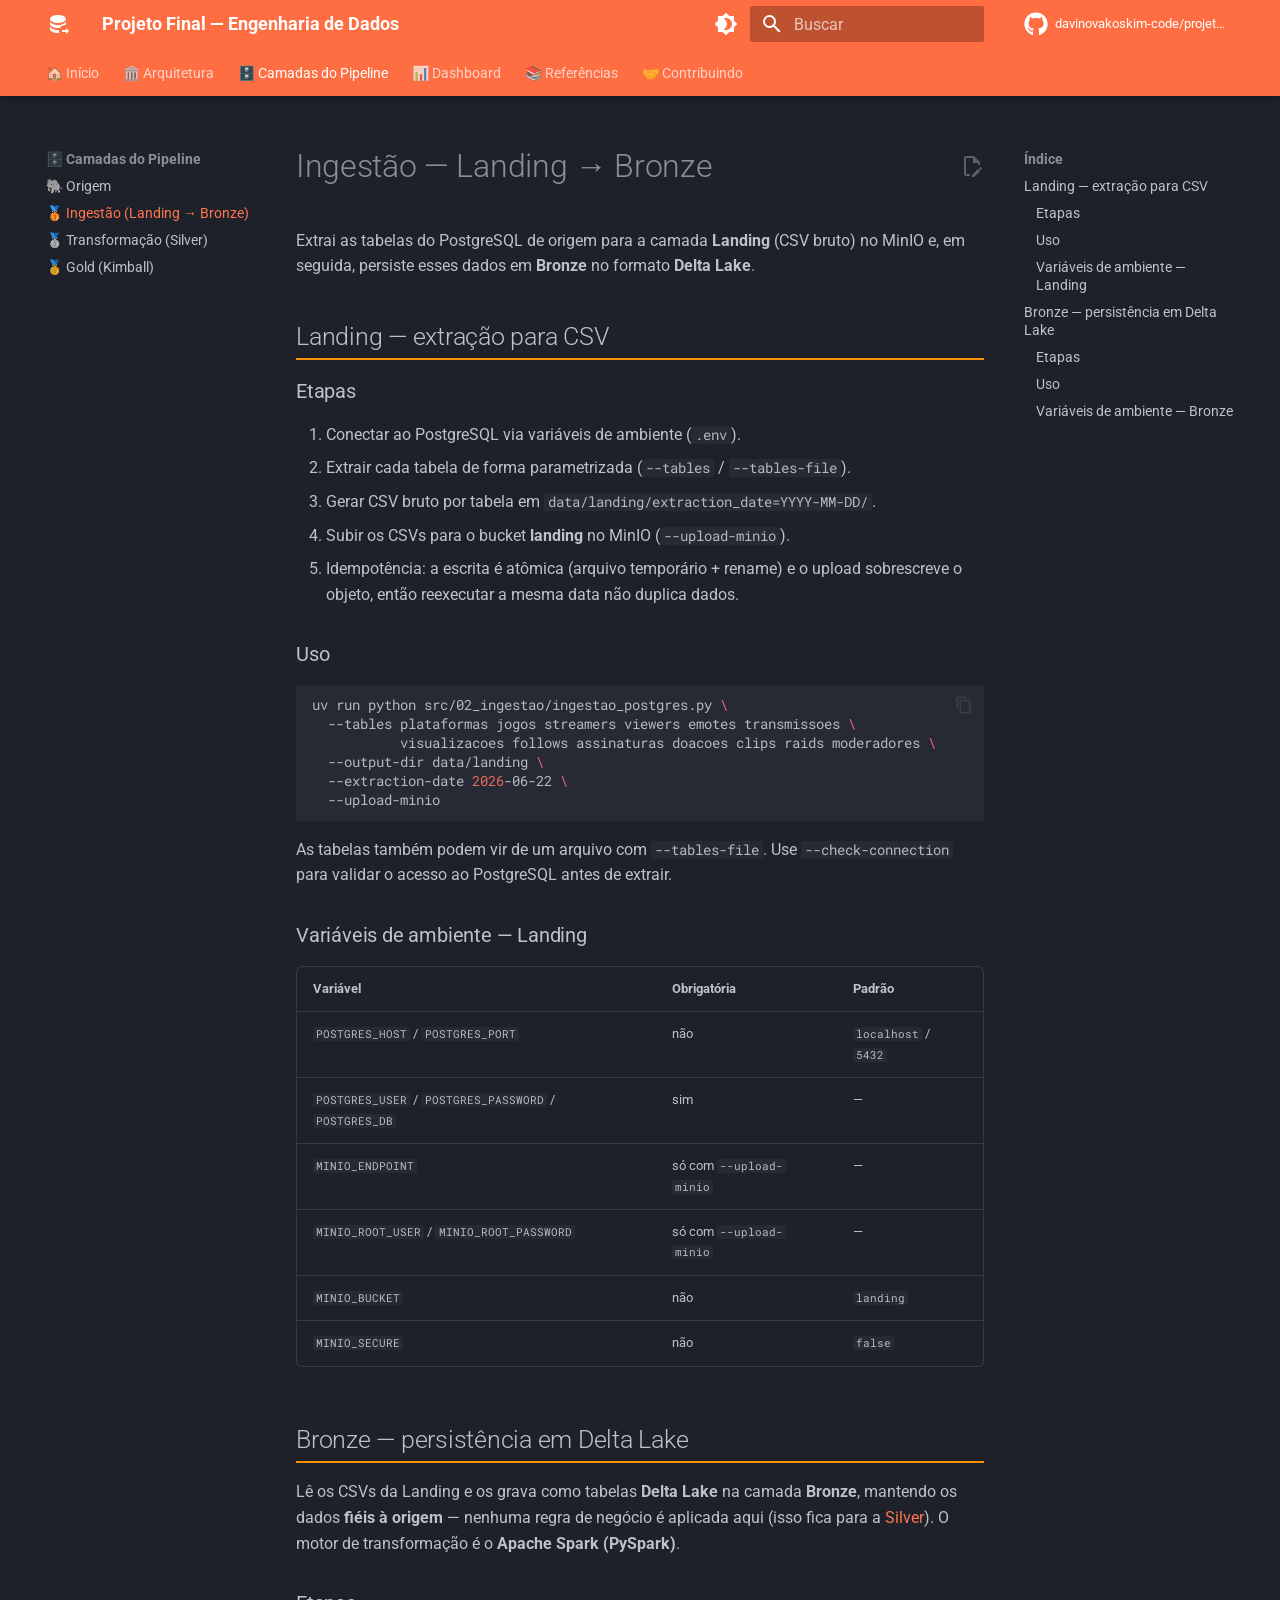
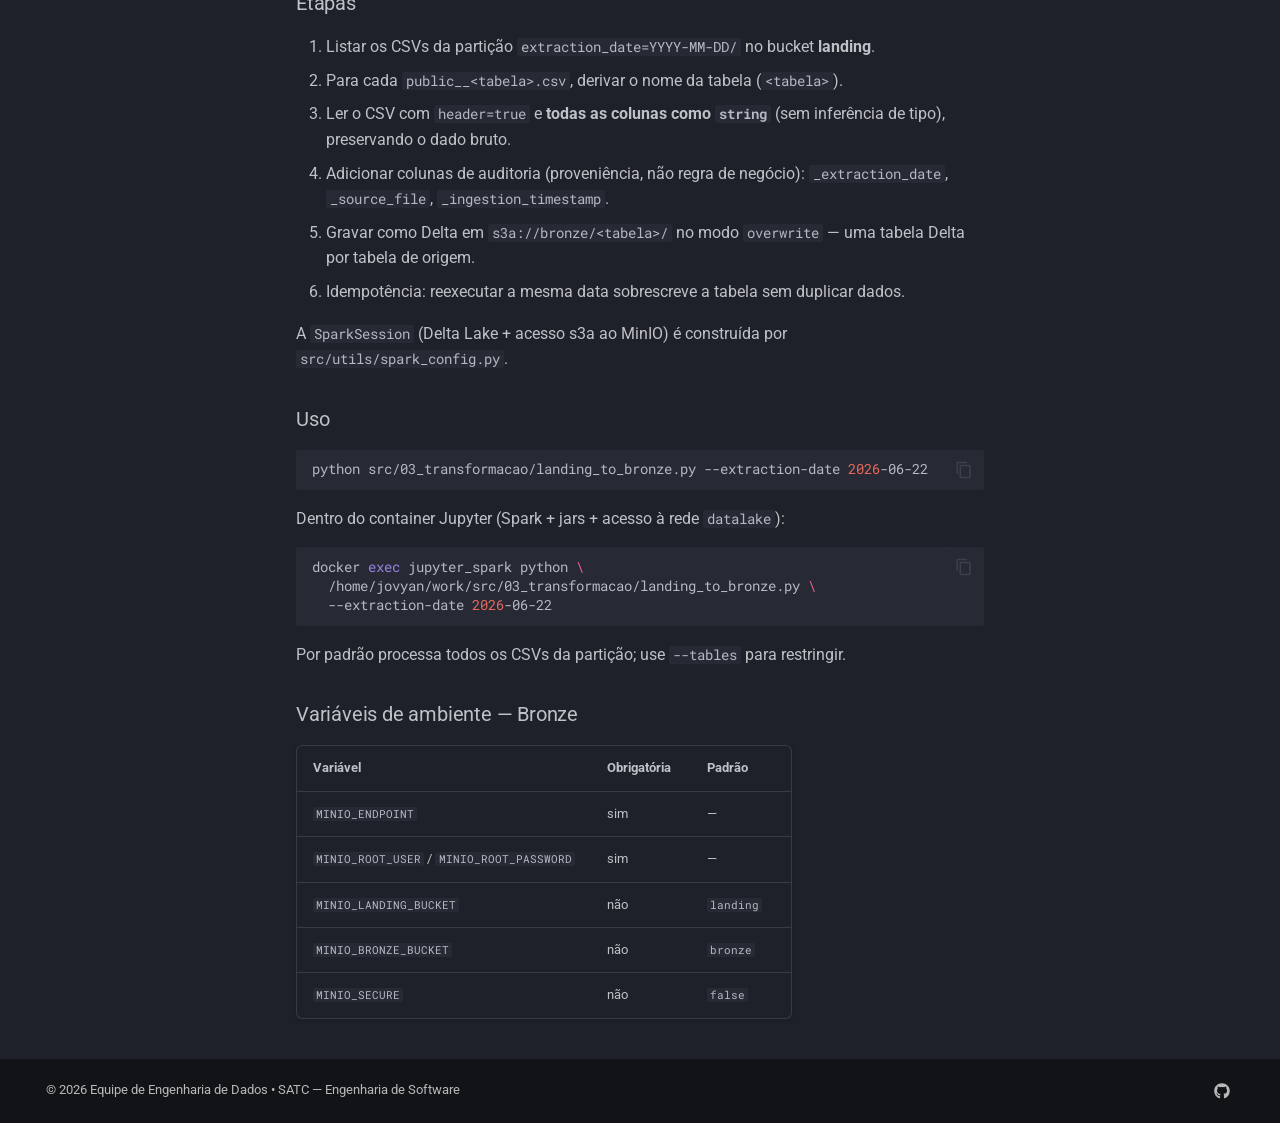
<file: ingestao/index.html>
<!doctype html>
<html lang="pt" class="no-js">
  <head>
    
      <meta charset="utf-8">
      <meta name="viewport" content="width=device-width,initial-scale=1">
      
        <meta name="description" content="Pipeline de dados com PostgreSQL, MinIO, Airflow e Delta Lake — Arquitetura Medalhão (Landing → Bronze → Silver → Gold)">
      
      
        <meta name="author" content="Equipe de Engenharia de Dados — SATC">
      
      
        <link rel="canonical" href="https://davinovakoskim-code.github.io/projeto-final-eng-dados/ingestao/">
      
      
        <link rel="prev" href="../origem/">
      
      
        <link rel="next" href="../transformacao/">
      
      
        
      
      
      <link rel="icon" href="../assets/images/favicon.png">
      <meta name="generator" content="mkdocs-1.6.1, mkdocs-material-9.7.6">
    
    
      
        <title>🥉 Ingestão (Landing → Bronze) - Projeto Final — Engenharia de Dados</title>
      
    
    
      <link rel="stylesheet" href="../assets/stylesheets/main.484c7ddc.min.css">
      
        
        <link rel="stylesheet" href="../assets/stylesheets/palette.ab4e12ef.min.css">
      
      


    
    
      
    
    
      
        
        
        <link rel="preconnect" href="https://fonts.gstatic.com" crossorigin>
        <link rel="stylesheet" href="https://fonts.googleapis.com/css?family=Roboto:300,300i,400,400i,700,700i%7CRoboto+Mono:400,400i,700,700i&display=fallback">
        <style>:root{--md-text-font:"Roboto";--md-code-font:"Roboto Mono"}</style>
      
    
    
      <link rel="stylesheet" href="../stylesheets/extra.css">
    
    <script>__md_scope=new URL("..",location),__md_hash=e=>[...e].reduce(((e,_)=>(e<<5)-e+_.charCodeAt(0)),0),__md_get=(e,_=localStorage,t=__md_scope)=>JSON.parse(_.getItem(t.pathname+"."+e)),__md_set=(e,_,t=localStorage,a=__md_scope)=>{try{t.setItem(a.pathname+"."+e,JSON.stringify(_))}catch(e){}}</script>
    
      

    
    
  </head>
  
  
    
    
      
    
    
    
    
    <body dir="ltr" data-md-color-scheme="slate" data-md-color-primary="deep-orange" data-md-color-accent="orange">
  
    
    <input class="md-toggle" data-md-toggle="drawer" type="checkbox" id="__drawer" autocomplete="off">
    <input class="md-toggle" data-md-toggle="search" type="checkbox" id="__search" autocomplete="off">
    <label class="md-overlay" for="__drawer"></label>
    <div data-md-component="skip">
      
        
        <a href="#ingestao-landing-bronze" class="md-skip">
          Ir para o conteúdo
        </a>
      
    </div>
    <div data-md-component="announce">
      
    </div>
    
    
      

  

<header class="md-header md-header--shadow md-header--lifted" data-md-component="header">
  <nav class="md-header__inner md-grid" aria-label="Cabeçalho">
    <a href=".." title="Projeto Final — Engenharia de Dados" class="md-header__button md-logo" aria-label="Projeto Final — Engenharia de Dados" data-md-component="logo">
      
  
  <svg xmlns="http://www.w3.org/2000/svg" viewBox="0 0 24 24"><path d="M4 7c0-2.21 3.58-4 8-4s8 1.79 8 4-3.58 4-8 4-8-1.79-8-4m15.72 6.05c.18-.34.28-.69.28-1.05V9c0 2.21-3.58 4-8 4s-8-1.79-8-4v3c0 2.21 3.58 4 8 4 .65 0 1.28-.04 1.88-.11A5.99 5.99 0 0 1 19 13c.24 0 .5 0 .72.05m-6.62 4.91c-.36.04-.73.04-1.1.04-4.42 0-8-1.79-8-4v3c0 2.21 3.58 4 8 4 .46 0 .9 0 1.33-.06A6 6 0 0 1 13 19c0-.36.04-.7.1-1.04M23 19l-3-3v2h-4v2h4v2z"/></svg>

    </a>
    <label class="md-header__button md-icon" for="__drawer">
      
      <svg xmlns="http://www.w3.org/2000/svg" viewBox="0 0 24 24"><path d="M3 6h18v2H3zm0 5h18v2H3zm0 5h18v2H3z"/></svg>
    </label>
    <div class="md-header__title" data-md-component="header-title">
      <div class="md-header__ellipsis">
        <div class="md-header__topic">
          <span class="md-ellipsis">
            Projeto Final — Engenharia de Dados
          </span>
        </div>
        <div class="md-header__topic" data-md-component="header-topic">
          <span class="md-ellipsis">
            
              🥉 Ingestão (Landing → Bronze)
            
          </span>
        </div>
      </div>
    </div>
    
      
        <form class="md-header__option" data-md-component="palette">
  
    
    
    
    <input class="md-option" data-md-color-media="" data-md-color-scheme="slate" data-md-color-primary="deep-orange" data-md-color-accent="orange"  aria-label="Modo claro"  type="radio" name="__palette" id="__palette_0">
    
      <label class="md-header__button md-icon" title="Modo claro" for="__palette_1" hidden>
        <svg xmlns="http://www.w3.org/2000/svg" viewBox="0 0 24 24"><path d="M12 18c-.89 0-1.74-.2-2.5-.55C11.56 16.5 13 14.42 13 12s-1.44-4.5-3.5-5.45C10.26 6.2 11.11 6 12 6a6 6 0 0 1 6 6 6 6 0 0 1-6 6m8-9.31V4h-4.69L12 .69 8.69 4H4v4.69L.69 12 4 15.31V20h4.69L12 23.31 15.31 20H20v-4.69L23.31 12z"/></svg>
      </label>
    
  
    
    
    
    <input class="md-option" data-md-color-media="" data-md-color-scheme="default" data-md-color-primary="deep-orange" data-md-color-accent="orange"  aria-label="Modo escuro"  type="radio" name="__palette" id="__palette_1">
    
      <label class="md-header__button md-icon" title="Modo escuro" for="__palette_0" hidden>
        <svg xmlns="http://www.w3.org/2000/svg" viewBox="0 0 24 24"><path d="M12 8a4 4 0 0 0-4 4 4 4 0 0 0 4 4 4 4 0 0 0 4-4 4 4 0 0 0-4-4m0 10a6 6 0 0 1-6-6 6 6 0 0 1 6-6 6 6 0 0 1 6 6 6 6 0 0 1-6 6m8-9.31V4h-4.69L12 .69 8.69 4H4v4.69L.69 12 4 15.31V20h4.69L12 23.31 15.31 20H20v-4.69L23.31 12z"/></svg>
      </label>
    
  
</form>
      
    
    
      <script>var palette=__md_get("__palette");if(palette&&palette.color){if("(prefers-color-scheme)"===palette.color.media){var media=matchMedia("(prefers-color-scheme: light)"),input=document.querySelector(media.matches?"[data-md-color-media='(prefers-color-scheme: light)']":"[data-md-color-media='(prefers-color-scheme: dark)']");palette.color.media=input.getAttribute("data-md-color-media"),palette.color.scheme=input.getAttribute("data-md-color-scheme"),palette.color.primary=input.getAttribute("data-md-color-primary"),palette.color.accent=input.getAttribute("data-md-color-accent")}for(var[key,value]of Object.entries(palette.color))document.body.setAttribute("data-md-color-"+key,value)}</script>
    
    
    
      
      
        <label class="md-header__button md-icon" for="__search">
          
          <svg xmlns="http://www.w3.org/2000/svg" viewBox="0 0 24 24"><path d="M9.5 3A6.5 6.5 0 0 1 16 9.5c0 1.61-.59 3.09-1.56 4.23l.27.27h.79l5 5-1.5 1.5-5-5v-.79l-.27-.27A6.52 6.52 0 0 1 9.5 16 6.5 6.5 0 0 1 3 9.5 6.5 6.5 0 0 1 9.5 3m0 2C7 5 5 7 5 9.5S7 14 9.5 14 14 12 14 9.5 12 5 9.5 5"/></svg>
        </label>
        <div class="md-search" data-md-component="search" role="dialog">
  <label class="md-search__overlay" for="__search"></label>
  <div class="md-search__inner" role="search">
    <form class="md-search__form" name="search">
      <input type="text" class="md-search__input" name="query" aria-label="Buscar" placeholder="Buscar" autocapitalize="off" autocorrect="off" autocomplete="off" spellcheck="false" data-md-component="search-query" required>
      <label class="md-search__icon md-icon" for="__search">
        
        <svg xmlns="http://www.w3.org/2000/svg" viewBox="0 0 24 24"><path d="M9.5 3A6.5 6.5 0 0 1 16 9.5c0 1.61-.59 3.09-1.56 4.23l.27.27h.79l5 5-1.5 1.5-5-5v-.79l-.27-.27A6.52 6.52 0 0 1 9.5 16 6.5 6.5 0 0 1 3 9.5 6.5 6.5 0 0 1 9.5 3m0 2C7 5 5 7 5 9.5S7 14 9.5 14 14 12 14 9.5 12 5 9.5 5"/></svg>
        
        <svg xmlns="http://www.w3.org/2000/svg" viewBox="0 0 24 24"><path d="M20 11v2H8l5.5 5.5-1.42 1.42L4.16 12l7.92-7.92L13.5 5.5 8 11z"/></svg>
      </label>
      <nav class="md-search__options" aria-label="Pesquisar">
        
          <a href="javascript:void(0)" class="md-search__icon md-icon" title="Compartilhar" aria-label="Compartilhar" data-clipboard data-clipboard-text="" data-md-component="search-share" tabindex="-1">
            
            <svg xmlns="http://www.w3.org/2000/svg" viewBox="0 0 24 24"><path d="M18 16.08c-.76 0-1.44.3-1.96.77L8.91 12.7c.05-.23.09-.46.09-.7s-.04-.47-.09-.7l7.05-4.11c.54.5 1.25.81 2.04.81a3 3 0 0 0 3-3 3 3 0 0 0-3-3 3 3 0 0 0-3 3c0 .24.04.47.09.7L8.04 9.81C7.5 9.31 6.79 9 6 9a3 3 0 0 0-3 3 3 3 0 0 0 3 3c.79 0 1.5-.31 2.04-.81l7.12 4.15c-.05.21-.08.43-.08.66 0 1.61 1.31 2.91 2.92 2.91s2.92-1.3 2.92-2.91A2.92 2.92 0 0 0 18 16.08"/></svg>
          </a>
        
        <button type="reset" class="md-search__icon md-icon" title="Limpar" aria-label="Limpar" tabindex="-1">
          
          <svg xmlns="http://www.w3.org/2000/svg" viewBox="0 0 24 24"><path d="M19 6.41 17.59 5 12 10.59 6.41 5 5 6.41 10.59 12 5 17.59 6.41 19 12 13.41 17.59 19 19 17.59 13.41 12z"/></svg>
        </button>
      </nav>
      
    </form>
    <div class="md-search__output">
      <div class="md-search__scrollwrap" tabindex="0" data-md-scrollfix>
        <div class="md-search-result" data-md-component="search-result">
          <div class="md-search-result__meta">
            Inicializando a pesquisa
          </div>
          <ol class="md-search-result__list" role="presentation"></ol>
        </div>
      </div>
    </div>
  </div>
</div>
      
    
    
      <div class="md-header__source">
        <a href="https://github.com/davinovakoskim-code/projeto-final-eng-dados" title="Ir ao repositório" class="md-source" data-md-component="source">
  <div class="md-source__icon md-icon">
    
    <svg xmlns="http://www.w3.org/2000/svg" viewBox="0 0 512 512"><!--! Font Awesome Free 7.1.0 by @fontawesome - https://fontawesome.com License - https://fontawesome.com/license/free (Icons: CC BY 4.0, Fonts: SIL OFL 1.1, Code: MIT License) Copyright 2025 Fonticons, Inc.--><path d="M173.9 397.4c0 2-2.3 3.6-5.2 3.6-3.3.3-5.6-1.3-5.6-3.6 0-2 2.3-3.6 5.2-3.6 3-.3 5.6 1.3 5.6 3.6m-31.1-4.5c-.7 2 1.3 4.3 4.3 4.9 2.6 1 5.6 0 6.2-2s-1.3-4.3-4.3-5.2c-2.6-.7-5.5.3-6.2 2.3m44.2-1.7c-2.9.7-4.9 2.6-4.6 4.9.3 2 2.9 3.3 5.9 2.6 2.9-.7 4.9-2.6 4.6-4.6-.3-1.9-3-3.2-5.9-2.9M252.8 8C114.1 8 8 113.3 8 252c0 110.9 69.8 205.8 169.5 239.2 12.8 2.3 17.3-5.6 17.3-12.1 0-6.2-.3-40.4-.3-61.4 0 0-70 15-84.7-29.8 0 0-11.4-29.1-27.8-36.6 0 0-22.9-15.7 1.6-15.4 0 0 24.9 2 38.6 25.8 21.9 38.6 58.6 27.5 72.9 20.9 2.3-16 8.8-27.1 16-33.7-55.9-6.2-112.3-14.3-112.3-110.5 0-27.5 7.6-41.3 23.6-58.9-2.6-6.5-11.1-33.3 2.6-67.9 20.9-6.5 69 27 69 27 20-5.6 41.5-8.5 62.8-8.5s42.8 2.9 62.8 8.5c0 0 48.1-33.6 69-27 13.7 34.7 5.2 61.4 2.6 67.9 16 17.7 25.8 31.5 25.8 58.9 0 96.5-58.9 104.2-114.8 110.5 9.2 7.9 17 22.9 17 46.4 0 33.7-.3 75.4-.3 83.6 0 6.5 4.6 14.4 17.3 12.1C436.2 457.8 504 362.9 504 252 504 113.3 391.5 8 252.8 8M105.2 352.9c-1.3 1-1 3.3.7 5.2 1.6 1.6 3.9 2.3 5.2 1 1.3-1 1-3.3-.7-5.2-1.6-1.6-3.9-2.3-5.2-1m-10.8-8.1c-.7 1.3.3 2.9 2.3 3.9 1.6 1 3.6.7 4.3-.7.7-1.3-.3-2.9-2.3-3.9-2-.6-3.6-.3-4.3.7m32.4 35.6c-1.6 1.3-1 4.3 1.3 6.2 2.3 2.3 5.2 2.6 6.5 1 1.3-1.3.7-4.3-1.3-6.2-2.2-2.3-5.2-2.6-6.5-1m-11.4-14.7c-1.6 1-1.6 3.6 0 5.9s4.3 3.3 5.6 2.3c1.6-1.3 1.6-3.9 0-6.2-1.4-2.3-4-3.3-5.6-2"/></svg>
  </div>
  <div class="md-source__repository">
    davinovakoskim-code/projeto-final-eng-dados
  </div>
</a>
      </div>
    
  </nav>
  
    
      
<nav class="md-tabs" aria-label="Abas" data-md-component="tabs">
  <div class="md-grid">
    <ul class="md-tabs__list">
      
        
  
  
  
  
    <li class="md-tabs__item">
      <a href=".." class="md-tabs__link">
        
  
  
    
  
  🏠 Início

      </a>
    </li>
  

      
        
  
  
  
  
    <li class="md-tabs__item">
      <a href="../arquitetura/" class="md-tabs__link">
        
  
  
    
  
  🏛️ Arquitetura

      </a>
    </li>
  

      
        
  
  
  
    
  
  
    
    
      <li class="md-tabs__item md-tabs__item--active">
        <a href="../origem/" class="md-tabs__link">
          
  
  
    
  
  🗄️ Camadas do Pipeline

        </a>
      </li>
    
  

      
        
  
  
  
  
    <li class="md-tabs__item">
      <a href="../dashboard/" class="md-tabs__link">
        
  
  
    
  
  📊 Dashboard

      </a>
    </li>
  

      
        
  
  
  
  
    <li class="md-tabs__item">
      <a href="../referencias/" class="md-tabs__link">
        
  
  
    
  
  📚 Referências

      </a>
    </li>
  

      
        
  
  
  
  
    <li class="md-tabs__item">
      <a href="../contribuindo/" class="md-tabs__link">
        
  
  
    
  
  🤝 Contribuindo

      </a>
    </li>
  

      
    </ul>
  </div>
</nav>
    
  
</header>
    
    <div class="md-container" data-md-component="container">
      
      
        
      
      <main class="md-main" data-md-component="main">
        <div class="md-main__inner md-grid">
          
            
              
              <div class="md-sidebar md-sidebar--primary" data-md-component="sidebar" data-md-type="navigation" >
                <div class="md-sidebar__scrollwrap">
                  <div class="md-sidebar__inner">
                    


  


<nav class="md-nav md-nav--primary md-nav--lifted" aria-label="Navegação" data-md-level="0">
  <label class="md-nav__title" for="__drawer">
    <a href=".." title="Projeto Final — Engenharia de Dados" class="md-nav__button md-logo" aria-label="Projeto Final — Engenharia de Dados" data-md-component="logo">
      
  
  <svg xmlns="http://www.w3.org/2000/svg" viewBox="0 0 24 24"><path d="M4 7c0-2.21 3.58-4 8-4s8 1.79 8 4-3.58 4-8 4-8-1.79-8-4m15.72 6.05c.18-.34.28-.69.28-1.05V9c0 2.21-3.58 4-8 4s-8-1.79-8-4v3c0 2.21 3.58 4 8 4 .65 0 1.28-.04 1.88-.11A5.99 5.99 0 0 1 19 13c.24 0 .5 0 .72.05m-6.62 4.91c-.36.04-.73.04-1.1.04-4.42 0-8-1.79-8-4v3c0 2.21 3.58 4 8 4 .46 0 .9 0 1.33-.06A6 6 0 0 1 13 19c0-.36.04-.7.1-1.04M23 19l-3-3v2h-4v2h4v2z"/></svg>

    </a>
    Projeto Final — Engenharia de Dados
  </label>
  
    <div class="md-nav__source">
      <a href="https://github.com/davinovakoskim-code/projeto-final-eng-dados" title="Ir ao repositório" class="md-source" data-md-component="source">
  <div class="md-source__icon md-icon">
    
    <svg xmlns="http://www.w3.org/2000/svg" viewBox="0 0 512 512"><!--! Font Awesome Free 7.1.0 by @fontawesome - https://fontawesome.com License - https://fontawesome.com/license/free (Icons: CC BY 4.0, Fonts: SIL OFL 1.1, Code: MIT License) Copyright 2025 Fonticons, Inc.--><path d="M173.9 397.4c0 2-2.3 3.6-5.2 3.6-3.3.3-5.6-1.3-5.6-3.6 0-2 2.3-3.6 5.2-3.6 3-.3 5.6 1.3 5.6 3.6m-31.1-4.5c-.7 2 1.3 4.3 4.3 4.9 2.6 1 5.6 0 6.2-2s-1.3-4.3-4.3-5.2c-2.6-.7-5.5.3-6.2 2.3m44.2-1.7c-2.9.7-4.9 2.6-4.6 4.9.3 2 2.9 3.3 5.9 2.6 2.9-.7 4.9-2.6 4.6-4.6-.3-1.9-3-3.2-5.9-2.9M252.8 8C114.1 8 8 113.3 8 252c0 110.9 69.8 205.8 169.5 239.2 12.8 2.3 17.3-5.6 17.3-12.1 0-6.2-.3-40.4-.3-61.4 0 0-70 15-84.7-29.8 0 0-11.4-29.1-27.8-36.6 0 0-22.9-15.7 1.6-15.4 0 0 24.9 2 38.6 25.8 21.9 38.6 58.6 27.5 72.9 20.9 2.3-16 8.8-27.1 16-33.7-55.9-6.2-112.3-14.3-112.3-110.5 0-27.5 7.6-41.3 23.6-58.9-2.6-6.5-11.1-33.3 2.6-67.9 20.9-6.5 69 27 69 27 20-5.6 41.5-8.5 62.8-8.5s42.8 2.9 62.8 8.5c0 0 48.1-33.6 69-27 13.7 34.7 5.2 61.4 2.6 67.9 16 17.7 25.8 31.5 25.8 58.9 0 96.5-58.9 104.2-114.8 110.5 9.2 7.9 17 22.9 17 46.4 0 33.7-.3 75.4-.3 83.6 0 6.5 4.6 14.4 17.3 12.1C436.2 457.8 504 362.9 504 252 504 113.3 391.5 8 252.8 8M105.2 352.9c-1.3 1-1 3.3.7 5.2 1.6 1.6 3.9 2.3 5.2 1 1.3-1 1-3.3-.7-5.2-1.6-1.6-3.9-2.3-5.2-1m-10.8-8.1c-.7 1.3.3 2.9 2.3 3.9 1.6 1 3.6.7 4.3-.7.7-1.3-.3-2.9-2.3-3.9-2-.6-3.6-.3-4.3.7m32.4 35.6c-1.6 1.3-1 4.3 1.3 6.2 2.3 2.3 5.2 2.6 6.5 1 1.3-1.3.7-4.3-1.3-6.2-2.2-2.3-5.2-2.6-6.5-1m-11.4-14.7c-1.6 1-1.6 3.6 0 5.9s4.3 3.3 5.6 2.3c1.6-1.3 1.6-3.9 0-6.2-1.4-2.3-4-3.3-5.6-2"/></svg>
  </div>
  <div class="md-source__repository">
    davinovakoskim-code/projeto-final-eng-dados
  </div>
</a>
    </div>
  
  <ul class="md-nav__list" data-md-scrollfix>
    
      
      
  
  
  
  
    <li class="md-nav__item">
      <a href=".." class="md-nav__link">
        
  
  
  <span class="md-ellipsis">
    
  
    🏠 Início
  

    
  </span>
  
  

      </a>
    </li>
  

    
      
      
  
  
  
  
    <li class="md-nav__item">
      <a href="../arquitetura/" class="md-nav__link">
        
  
  
  <span class="md-ellipsis">
    
  
    🏛️ Arquitetura
  

    
  </span>
  
  

      </a>
    </li>
  

    
      
      
  
  
    
  
  
  
    
    
      
        
      
        
      
        
      
        
      
    
    
    
      
        
        
      
      
        
      
    
    
    <li class="md-nav__item md-nav__item--active md-nav__item--section md-nav__item--nested">
      
        
        
        <input class="md-nav__toggle md-toggle " type="checkbox" id="__nav_3" checked>
        
          
          <label class="md-nav__link" for="__nav_3" id="__nav_3_label" tabindex="">
            
  
  
  <span class="md-ellipsis">
    
  
    🗄️ Camadas do Pipeline
  

    
  </span>
  
  

            <span class="md-nav__icon md-icon"></span>
          </label>
        
        <nav class="md-nav" data-md-level="1" aria-labelledby="__nav_3_label" aria-expanded="true">
          <label class="md-nav__title" for="__nav_3">
            <span class="md-nav__icon md-icon"></span>
            
  
    🗄️ Camadas do Pipeline
  

          </label>
          <ul class="md-nav__list" data-md-scrollfix>
            
              
                
  
  
  
  
    <li class="md-nav__item">
      <a href="../origem/" class="md-nav__link">
        
  
  
  <span class="md-ellipsis">
    
  
    🐘 Origem
  

    
  </span>
  
  

      </a>
    </li>
  

              
            
              
                
  
  
    
  
  
  
    <li class="md-nav__item md-nav__item--active">
      
      <input class="md-nav__toggle md-toggle" type="checkbox" id="__toc">
      
      
        
      
      
        <label class="md-nav__link md-nav__link--active" for="__toc">
          
  
  
  <span class="md-ellipsis">
    
  
    🥉 Ingestão (Landing → Bronze)
  

    
  </span>
  
  

          <span class="md-nav__icon md-icon"></span>
        </label>
      
      <a href="./" class="md-nav__link md-nav__link--active">
        
  
  
  <span class="md-ellipsis">
    
  
    🥉 Ingestão (Landing → Bronze)
  

    
  </span>
  
  

      </a>
      
        

<nav class="md-nav md-nav--secondary" aria-label="Índice">
  
  
  
    
  
  
    <label class="md-nav__title" for="__toc">
      <span class="md-nav__icon md-icon"></span>
      Índice
    </label>
    <ul class="md-nav__list" data-md-component="toc" data-md-scrollfix>
      
        <li class="md-nav__item">
  <a href="#landing-extracao-para-csv" class="md-nav__link">
    <span class="md-ellipsis">
      
        Landing — extração para CSV
      
    </span>
  </a>
  
    <nav class="md-nav" aria-label="Landing — extração para CSV">
      <ul class="md-nav__list">
        
          <li class="md-nav__item">
  <a href="#etapas" class="md-nav__link">
    <span class="md-ellipsis">
      
        Etapas
      
    </span>
  </a>
  
</li>
        
          <li class="md-nav__item">
  <a href="#uso" class="md-nav__link">
    <span class="md-ellipsis">
      
        Uso
      
    </span>
  </a>
  
</li>
        
          <li class="md-nav__item">
  <a href="#variaveis-de-ambiente-landing" class="md-nav__link">
    <span class="md-ellipsis">
      
        Variáveis de ambiente — Landing
      
    </span>
  </a>
  
</li>
        
      </ul>
    </nav>
  
</li>
      
        <li class="md-nav__item">
  <a href="#bronze-persistencia-em-delta-lake" class="md-nav__link">
    <span class="md-ellipsis">
      
        Bronze — persistência em Delta Lake
      
    </span>
  </a>
  
    <nav class="md-nav" aria-label="Bronze — persistência em Delta Lake">
      <ul class="md-nav__list">
        
          <li class="md-nav__item">
  <a href="#etapas_1" class="md-nav__link">
    <span class="md-ellipsis">
      
        Etapas
      
    </span>
  </a>
  
</li>
        
          <li class="md-nav__item">
  <a href="#uso_1" class="md-nav__link">
    <span class="md-ellipsis">
      
        Uso
      
    </span>
  </a>
  
</li>
        
          <li class="md-nav__item">
  <a href="#variaveis-de-ambiente-bronze" class="md-nav__link">
    <span class="md-ellipsis">
      
        Variáveis de ambiente — Bronze
      
    </span>
  </a>
  
</li>
        
      </ul>
    </nav>
  
</li>
      
    </ul>
  
</nav>
      
    </li>
  

              
            
              
                
  
  
  
  
    <li class="md-nav__item">
      <a href="../transformacao/" class="md-nav__link">
        
  
  
  <span class="md-ellipsis">
    
  
    🥈 Transformação (Silver)
  

    
  </span>
  
  

      </a>
    </li>
  

              
            
              
                
  
  
  
  
    <li class="md-nav__item">
      <a href="../gold/" class="md-nav__link">
        
  
  
  <span class="md-ellipsis">
    
  
    🥇 Gold (Kimball)
  

    
  </span>
  
  

      </a>
    </li>
  

              
            
          </ul>
        </nav>
      
    </li>
  

    
      
      
  
  
  
  
    <li class="md-nav__item">
      <a href="../dashboard/" class="md-nav__link">
        
  
  
  <span class="md-ellipsis">
    
  
    📊 Dashboard
  

    
  </span>
  
  

      </a>
    </li>
  

    
      
      
  
  
  
  
    <li class="md-nav__item">
      <a href="../referencias/" class="md-nav__link">
        
  
  
  <span class="md-ellipsis">
    
  
    📚 Referências
  

    
  </span>
  
  

      </a>
    </li>
  

    
      
      
  
  
  
  
    <li class="md-nav__item">
      <a href="../contribuindo/" class="md-nav__link">
        
  
  
  <span class="md-ellipsis">
    
  
    🤝 Contribuindo
  

    
  </span>
  
  

      </a>
    </li>
  

    
  </ul>
</nav>
                  </div>
                </div>
              </div>
            
            
              
              <div class="md-sidebar md-sidebar--secondary" data-md-component="sidebar" data-md-type="toc" >
                <div class="md-sidebar__scrollwrap">
                  <div class="md-sidebar__inner">
                    

<nav class="md-nav md-nav--secondary" aria-label="Índice">
  
  
  
    
  
  
    <label class="md-nav__title" for="__toc">
      <span class="md-nav__icon md-icon"></span>
      Índice
    </label>
    <ul class="md-nav__list" data-md-component="toc" data-md-scrollfix>
      
        <li class="md-nav__item">
  <a href="#landing-extracao-para-csv" class="md-nav__link">
    <span class="md-ellipsis">
      
        Landing — extração para CSV
      
    </span>
  </a>
  
    <nav class="md-nav" aria-label="Landing — extração para CSV">
      <ul class="md-nav__list">
        
          <li class="md-nav__item">
  <a href="#etapas" class="md-nav__link">
    <span class="md-ellipsis">
      
        Etapas
      
    </span>
  </a>
  
</li>
        
          <li class="md-nav__item">
  <a href="#uso" class="md-nav__link">
    <span class="md-ellipsis">
      
        Uso
      
    </span>
  </a>
  
</li>
        
          <li class="md-nav__item">
  <a href="#variaveis-de-ambiente-landing" class="md-nav__link">
    <span class="md-ellipsis">
      
        Variáveis de ambiente — Landing
      
    </span>
  </a>
  
</li>
        
      </ul>
    </nav>
  
</li>
      
        <li class="md-nav__item">
  <a href="#bronze-persistencia-em-delta-lake" class="md-nav__link">
    <span class="md-ellipsis">
      
        Bronze — persistência em Delta Lake
      
    </span>
  </a>
  
    <nav class="md-nav" aria-label="Bronze — persistência em Delta Lake">
      <ul class="md-nav__list">
        
          <li class="md-nav__item">
  <a href="#etapas_1" class="md-nav__link">
    <span class="md-ellipsis">
      
        Etapas
      
    </span>
  </a>
  
</li>
        
          <li class="md-nav__item">
  <a href="#uso_1" class="md-nav__link">
    <span class="md-ellipsis">
      
        Uso
      
    </span>
  </a>
  
</li>
        
          <li class="md-nav__item">
  <a href="#variaveis-de-ambiente-bronze" class="md-nav__link">
    <span class="md-ellipsis">
      
        Variáveis de ambiente — Bronze
      
    </span>
  </a>
  
</li>
        
      </ul>
    </nav>
  
</li>
      
    </ul>
  
</nav>
                  </div>
                </div>
              </div>
            
          
          
            <div class="md-content" data-md-component="content">
              
              <article class="md-content__inner md-typeset">
                
                  


  
    <a href="https://github.com/davinovakoskim-code/projeto-final-eng-dados/edit/main/docs/ingestao.md" title="Editar esta página" class="md-content__button md-icon" rel="edit">
      
      <svg xmlns="http://www.w3.org/2000/svg" viewBox="0 0 24 24"><path d="M10 20H6V4h7v5h5v3.1l2-2V8l-6-6H6c-1.1 0-2 .9-2 2v16c0 1.1.9 2 2 2h4zm10.2-7c.1 0 .3.1.4.2l1.3 1.3c.2.2.2.6 0 .8l-1 1-2.1-2.1 1-1c.1-.1.2-.2.4-.2m0 3.9L14.1 23H12v-2.1l6.1-6.1z"/></svg>
    </a>
  
  


<h1 id="ingestao-landing-bronze">Ingestão — Landing → Bronze<a class="headerlink" href="#ingestao-landing-bronze" title="Permanent link">&para;</a></h1>
<p>Extrai as tabelas do PostgreSQL de origem para a camada <strong>Landing</strong> (CSV bruto) no MinIO
e, em seguida, persiste esses dados em <strong>Bronze</strong> no formato <strong>Delta Lake</strong>.</p>
<h2 id="landing-extracao-para-csv">Landing — extração para CSV<a class="headerlink" href="#landing-extracao-para-csv" title="Permanent link">&para;</a></h2>
<h3 id="etapas">Etapas<a class="headerlink" href="#etapas" title="Permanent link">&para;</a></h3>
<ol>
<li>Conectar ao PostgreSQL via variáveis de ambiente (<code>.env</code>).</li>
<li>Extrair cada tabela de forma parametrizada (<code>--tables</code> / <code>--tables-file</code>).</li>
<li>Gerar CSV bruto por tabela em <code>data/landing/extraction_date=YYYY-MM-DD/</code>.</li>
<li>Subir os CSVs para o bucket <strong>landing</strong> no MinIO (<code>--upload-minio</code>).</li>
<li>Idempotência: a escrita é atômica (arquivo temporário + rename) e o upload
   sobrescreve o objeto, então reexecutar a mesma data não duplica dados.</li>
</ol>
<h3 id="uso">Uso<a class="headerlink" href="#uso" title="Permanent link">&para;</a></h3>
<div class="language-bash highlight"><pre><span></span><code><span id="__span-0-1"><a id="__codelineno-0-1" name="__codelineno-0-1" href="#__codelineno-0-1"></a>uv<span class="w"> </span>run<span class="w"> </span>python<span class="w"> </span>src/02_ingestao/ingestao_postgres.py<span class="w"> </span><span class="se">\</span>
</span><span id="__span-0-2"><a id="__codelineno-0-2" name="__codelineno-0-2" href="#__codelineno-0-2"></a><span class="w">  </span>--tables<span class="w"> </span>plataformas<span class="w"> </span>jogos<span class="w"> </span>streamers<span class="w"> </span>viewers<span class="w"> </span>emotes<span class="w"> </span>transmissoes<span class="w"> </span><span class="se">\</span>
</span><span id="__span-0-3"><a id="__codelineno-0-3" name="__codelineno-0-3" href="#__codelineno-0-3"></a><span class="w">           </span>visualizacoes<span class="w"> </span>follows<span class="w"> </span>assinaturas<span class="w"> </span>doacoes<span class="w"> </span>clips<span class="w"> </span>raids<span class="w"> </span>moderadores<span class="w"> </span><span class="se">\</span>
</span><span id="__span-0-4"><a id="__codelineno-0-4" name="__codelineno-0-4" href="#__codelineno-0-4"></a><span class="w">  </span>--output-dir<span class="w"> </span>data/landing<span class="w"> </span><span class="se">\</span>
</span><span id="__span-0-5"><a id="__codelineno-0-5" name="__codelineno-0-5" href="#__codelineno-0-5"></a><span class="w">  </span>--extraction-date<span class="w"> </span><span class="m">2026</span>-06-22<span class="w"> </span><span class="se">\</span>
</span><span id="__span-0-6"><a id="__codelineno-0-6" name="__codelineno-0-6" href="#__codelineno-0-6"></a><span class="w">  </span>--upload-minio
</span></code></pre></div>
<p>As tabelas também podem vir de um arquivo com <code>--tables-file</code>. Use <code>--check-connection</code>
para validar o acesso ao PostgreSQL antes de extrair.</p>
<h3 id="variaveis-de-ambiente-landing">Variáveis de ambiente — Landing<a class="headerlink" href="#variaveis-de-ambiente-landing" title="Permanent link">&para;</a></h3>
<table>
<thead>
<tr>
<th>Variável</th>
<th>Obrigatória</th>
<th>Padrão</th>
</tr>
</thead>
<tbody>
<tr>
<td><code>POSTGRES_HOST</code> / <code>POSTGRES_PORT</code></td>
<td>não</td>
<td><code>localhost</code> / <code>5432</code></td>
</tr>
<tr>
<td><code>POSTGRES_USER</code> / <code>POSTGRES_PASSWORD</code> / <code>POSTGRES_DB</code></td>
<td>sim</td>
<td>—</td>
</tr>
<tr>
<td><code>MINIO_ENDPOINT</code></td>
<td>só com <code>--upload-minio</code></td>
<td>—</td>
</tr>
<tr>
<td><code>MINIO_ROOT_USER</code> / <code>MINIO_ROOT_PASSWORD</code></td>
<td>só com <code>--upload-minio</code></td>
<td>—</td>
</tr>
<tr>
<td><code>MINIO_BUCKET</code></td>
<td>não</td>
<td><code>landing</code></td>
</tr>
<tr>
<td><code>MINIO_SECURE</code></td>
<td>não</td>
<td><code>false</code></td>
</tr>
</tbody>
</table>
<h2 id="bronze-persistencia-em-delta-lake">Bronze — persistência em Delta Lake<a class="headerlink" href="#bronze-persistencia-em-delta-lake" title="Permanent link">&para;</a></h2>
<p>Lê os CSVs da Landing e os grava como tabelas <strong>Delta Lake</strong> na camada <strong>Bronze</strong>, mantendo
os dados <strong>fiéis à origem</strong> — nenhuma regra de negócio é aplicada aqui (isso fica para a
<a href="../transformacao/">Silver</a>). O motor de transformação é o <strong>Apache Spark (PySpark)</strong>.</p>
<h3 id="etapas_1">Etapas<a class="headerlink" href="#etapas_1" title="Permanent link">&para;</a></h3>
<ol>
<li>Listar os CSVs da partição <code>extraction_date=YYYY-MM-DD/</code> no bucket <strong>landing</strong>.</li>
<li>Para cada <code>public__&lt;tabela&gt;.csv</code>, derivar o nome da tabela (<code>&lt;tabela&gt;</code>).</li>
<li>Ler o CSV com <code>header=true</code> e <strong>todas as colunas como <code>string</code></strong> (sem inferência de
   tipo), preservando o dado bruto.</li>
<li>Adicionar colunas de auditoria (proveniência, não regra de negócio): <code>_extraction_date</code>,
   <code>_source_file</code>, <code>_ingestion_timestamp</code>.</li>
<li>Gravar como Delta em <code>s3a://bronze/&lt;tabela&gt;/</code> no modo <code>overwrite</code> — uma tabela Delta por
   tabela de origem.</li>
<li>Idempotência: reexecutar a mesma data sobrescreve a tabela sem duplicar dados.</li>
</ol>
<p>A <code>SparkSession</code> (Delta Lake + acesso s3a ao MinIO) é construída por
<code>src/utils/spark_config.py</code>.</p>
<h3 id="uso_1">Uso<a class="headerlink" href="#uso_1" title="Permanent link">&para;</a></h3>
<div class="language-bash highlight"><pre><span></span><code><span id="__span-1-1"><a id="__codelineno-1-1" name="__codelineno-1-1" href="#__codelineno-1-1"></a>python<span class="w"> </span>src/03_transformacao/landing_to_bronze.py<span class="w"> </span>--extraction-date<span class="w"> </span><span class="m">2026</span>-06-22
</span></code></pre></div>
<p>Dentro do container Jupyter (Spark + jars + acesso à rede <code>datalake</code>):</p>
<div class="language-bash highlight"><pre><span></span><code><span id="__span-2-1"><a id="__codelineno-2-1" name="__codelineno-2-1" href="#__codelineno-2-1"></a>docker<span class="w"> </span><span class="nb">exec</span><span class="w"> </span>jupyter_spark<span class="w"> </span>python<span class="w"> </span><span class="se">\</span>
</span><span id="__span-2-2"><a id="__codelineno-2-2" name="__codelineno-2-2" href="#__codelineno-2-2"></a><span class="w">  </span>/home/jovyan/work/src/03_transformacao/landing_to_bronze.py<span class="w"> </span><span class="se">\</span>
</span><span id="__span-2-3"><a id="__codelineno-2-3" name="__codelineno-2-3" href="#__codelineno-2-3"></a><span class="w">  </span>--extraction-date<span class="w"> </span><span class="m">2026</span>-06-22
</span></code></pre></div>
<p>Por padrão processa todos os CSVs da partição; use <code>--tables</code> para restringir.</p>
<h3 id="variaveis-de-ambiente-bronze">Variáveis de ambiente — Bronze<a class="headerlink" href="#variaveis-de-ambiente-bronze" title="Permanent link">&para;</a></h3>
<table>
<thead>
<tr>
<th>Variável</th>
<th>Obrigatória</th>
<th>Padrão</th>
</tr>
</thead>
<tbody>
<tr>
<td><code>MINIO_ENDPOINT</code></td>
<td>sim</td>
<td>—</td>
</tr>
<tr>
<td><code>MINIO_ROOT_USER</code> / <code>MINIO_ROOT_PASSWORD</code></td>
<td>sim</td>
<td>—</td>
</tr>
<tr>
<td><code>MINIO_LANDING_BUCKET</code></td>
<td>não</td>
<td><code>landing</code></td>
</tr>
<tr>
<td><code>MINIO_BRONZE_BUCKET</code></td>
<td>não</td>
<td><code>bronze</code></td>
</tr>
<tr>
<td><code>MINIO_SECURE</code></td>
<td>não</td>
<td><code>false</code></td>
</tr>
</tbody>
</table>












                
              </article>
            </div>
          
          
<script>var target=document.getElementById(location.hash.slice(1));target&&target.name&&(target.checked=target.name.startsWith("__tabbed_"))</script>
        </div>
        
          <button type="button" class="md-top md-icon" data-md-component="top" hidden>
  
  <svg xmlns="http://www.w3.org/2000/svg" viewBox="0 0 24 24"><path d="M13 20h-2V8l-5.5 5.5-1.42-1.42L12 4.16l7.92 7.92-1.42 1.42L13 8z"/></svg>
  Voltar ao topo
</button>
        
      </main>
      
        <footer class="md-footer">
  
  <div class="md-footer-meta md-typeset">
    <div class="md-footer-meta__inner md-grid">
      <div class="md-copyright">
  
    <div class="md-copyright__highlight">
      © 2026 Equipe de Engenharia de Dados • SATC — Engenharia de Software
    </div>
  
  
</div>
      
        
<div class="md-social">
  
    
    
    
    
    <a href="https://github.com/davinovakoskim-code/projeto-final-eng-dados" target="_blank" rel="noopener" title="Repositório no GitHub" class="md-social__link">
      <svg xmlns="http://www.w3.org/2000/svg" viewBox="0 0 512 512"><!--! Font Awesome Free 7.1.0 by @fontawesome - https://fontawesome.com License - https://fontawesome.com/license/free (Icons: CC BY 4.0, Fonts: SIL OFL 1.1, Code: MIT License) Copyright 2025 Fonticons, Inc.--><path d="M173.9 397.4c0 2-2.3 3.6-5.2 3.6-3.3.3-5.6-1.3-5.6-3.6 0-2 2.3-3.6 5.2-3.6 3-.3 5.6 1.3 5.6 3.6m-31.1-4.5c-.7 2 1.3 4.3 4.3 4.9 2.6 1 5.6 0 6.2-2s-1.3-4.3-4.3-5.2c-2.6-.7-5.5.3-6.2 2.3m44.2-1.7c-2.9.7-4.9 2.6-4.6 4.9.3 2 2.9 3.3 5.9 2.6 2.9-.7 4.9-2.6 4.6-4.6-.3-1.9-3-3.2-5.9-2.9M252.8 8C114.1 8 8 113.3 8 252c0 110.9 69.8 205.8 169.5 239.2 12.8 2.3 17.3-5.6 17.3-12.1 0-6.2-.3-40.4-.3-61.4 0 0-70 15-84.7-29.8 0 0-11.4-29.1-27.8-36.6 0 0-22.9-15.7 1.6-15.4 0 0 24.9 2 38.6 25.8 21.9 38.6 58.6 27.5 72.9 20.9 2.3-16 8.8-27.1 16-33.7-55.9-6.2-112.3-14.3-112.3-110.5 0-27.5 7.6-41.3 23.6-58.9-2.6-6.5-11.1-33.3 2.6-67.9 20.9-6.5 69 27 69 27 20-5.6 41.5-8.5 62.8-8.5s42.8 2.9 62.8 8.5c0 0 48.1-33.6 69-27 13.7 34.7 5.2 61.4 2.6 67.9 16 17.7 25.8 31.5 25.8 58.9 0 96.5-58.9 104.2-114.8 110.5 9.2 7.9 17 22.9 17 46.4 0 33.7-.3 75.4-.3 83.6 0 6.5 4.6 14.4 17.3 12.1C436.2 457.8 504 362.9 504 252 504 113.3 391.5 8 252.8 8M105.2 352.9c-1.3 1-1 3.3.7 5.2 1.6 1.6 3.9 2.3 5.2 1 1.3-1 1-3.3-.7-5.2-1.6-1.6-3.9-2.3-5.2-1m-10.8-8.1c-.7 1.3.3 2.9 2.3 3.9 1.6 1 3.6.7 4.3-.7.7-1.3-.3-2.9-2.3-3.9-2-.6-3.6-.3-4.3.7m32.4 35.6c-1.6 1.3-1 4.3 1.3 6.2 2.3 2.3 5.2 2.6 6.5 1 1.3-1.3.7-4.3-1.3-6.2-2.2-2.3-5.2-2.6-6.5-1m-11.4-14.7c-1.6 1-1.6 3.6 0 5.9s4.3 3.3 5.6 2.3c1.6-1.3 1.6-3.9 0-6.2-1.4-2.3-4-3.3-5.6-2"/></svg>
    </a>
  
</div>
      
    </div>
  </div>
</footer>
      
    </div>
    <div class="md-dialog" data-md-component="dialog">
      <div class="md-dialog__inner md-typeset"></div>
    </div>
    
    
    
      
      
      <script id="__config" type="application/json">{"annotate": null, "base": "..", "features": ["navigation.tabs", "navigation.tabs.sticky", "navigation.sections", "navigation.top", "navigation.indexes", "search.highlight", "search.share", "content.code.copy", "content.code.annotate", "content.action.edit", "toc.follow"], "search": "../assets/javascripts/workers/search.2c215733.min.js", "tags": null, "translations": {"clipboard.copied": "Copiado para \u00e1rea de transfer\u00eancia", "clipboard.copy": "Copiar para \u00e1rea de transfer\u00eancia", "search.result.more.one": "Mais 1 nesta p\u00e1gina", "search.result.more.other": "Mais # nesta p\u00e1gina", "search.result.none": "Nenhum resultado encontrado", "search.result.one": "1 resultado encontrado", "search.result.other": "# resultados encontrados", "search.result.placeholder": "Digite para iniciar a busca", "search.result.term.missing": "Ausente", "select.version": "Selecione a vers\u00e3o"}, "version": null}</script>
    
    
      <script src="../assets/javascripts/bundle.79ae519e.min.js"></script>
      
    
  </body>
</html>
</file>
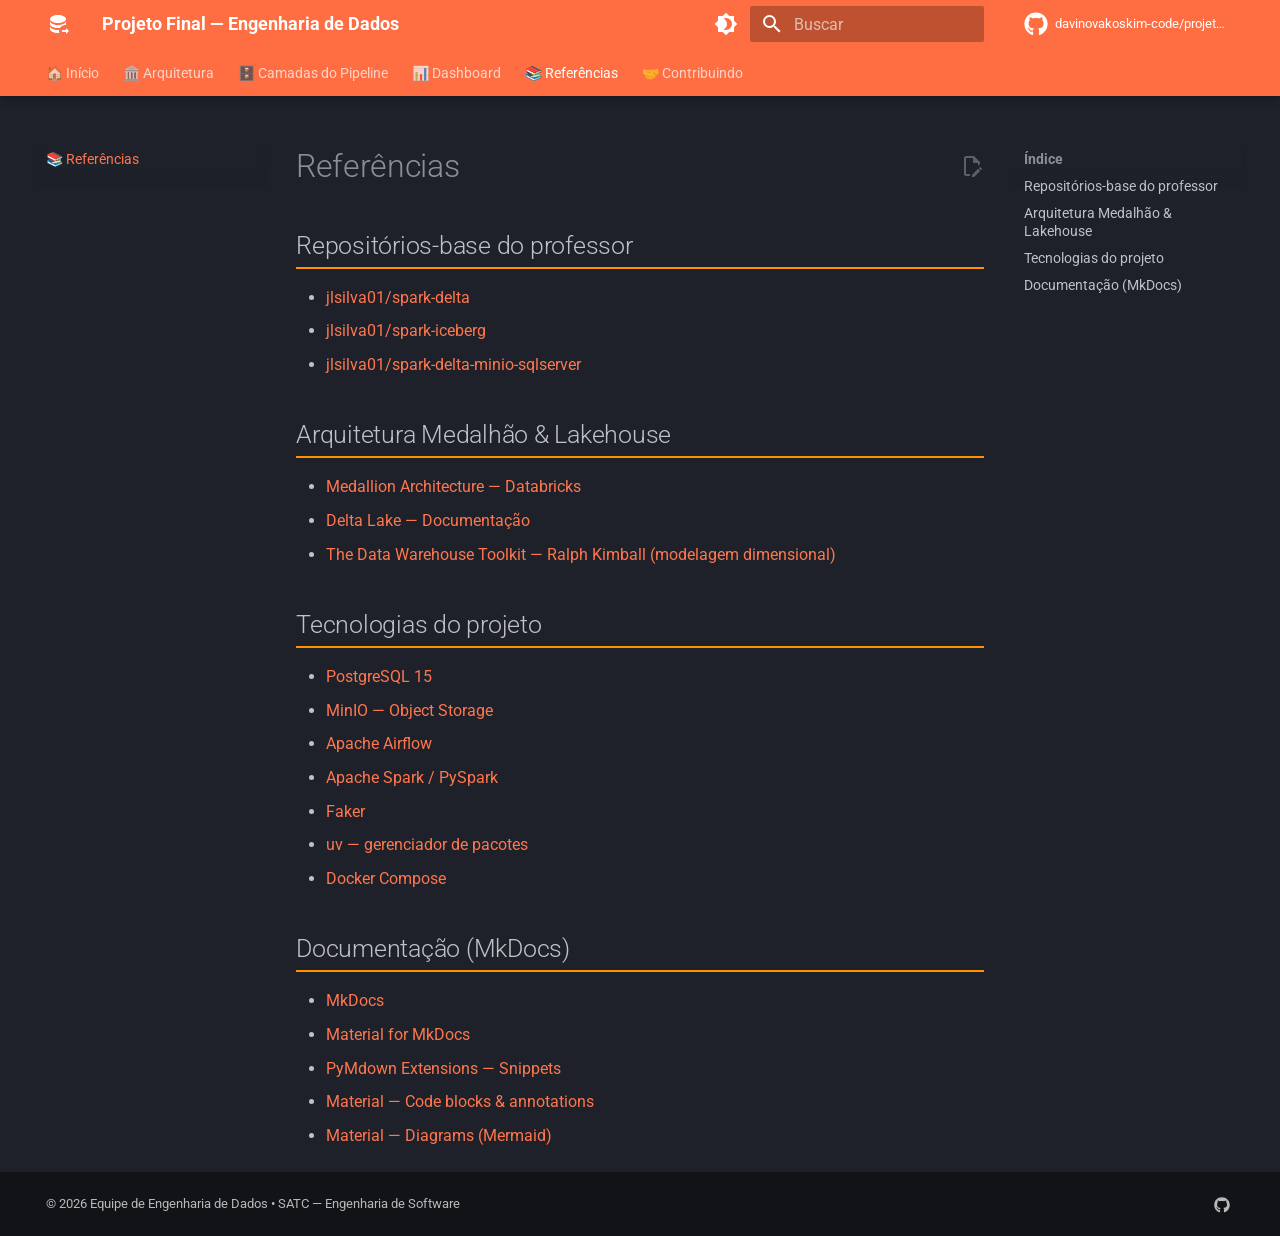
<file: referencias/index.html>
<!doctype html>
<html lang="pt" class="no-js">
  <head>
    
      <meta charset="utf-8">
      <meta name="viewport" content="width=device-width,initial-scale=1">
      
        <meta name="description" content="Pipeline de dados com PostgreSQL, MinIO, Airflow e Delta Lake — Arquitetura Medalhão (Landing → Bronze → Silver → Gold)">
      
      
        <meta name="author" content="Equipe de Engenharia de Dados — SATC">
      
      
        <link rel="canonical" href="https://davinovakoskim-code.github.io/projeto-final-eng-dados/referencias/">
      
      
        <link rel="prev" href="../dashboard/">
      
      
        <link rel="next" href="../contribuindo/">
      
      
        
      
      
      <link rel="icon" href="../assets/images/favicon.png">
      <meta name="generator" content="mkdocs-1.6.1, mkdocs-material-9.7.6">
    
    
      
        <title>📚 Referências - Projeto Final — Engenharia de Dados</title>
      
    
    
      <link rel="stylesheet" href="../assets/stylesheets/main.484c7ddc.min.css">
      
        
        <link rel="stylesheet" href="../assets/stylesheets/palette.ab4e12ef.min.css">
      
      


    
    
      
    
    
      
        
        
        <link rel="preconnect" href="https://fonts.gstatic.com" crossorigin>
        <link rel="stylesheet" href="https://fonts.googleapis.com/css?family=Roboto:300,300i,400,400i,700,700i%7CRoboto+Mono:400,400i,700,700i&display=fallback">
        <style>:root{--md-text-font:"Roboto";--md-code-font:"Roboto Mono"}</style>
      
    
    
      <link rel="stylesheet" href="../stylesheets/extra.css">
    
    <script>__md_scope=new URL("..",location),__md_hash=e=>[...e].reduce(((e,_)=>(e<<5)-e+_.charCodeAt(0)),0),__md_get=(e,_=localStorage,t=__md_scope)=>JSON.parse(_.getItem(t.pathname+"."+e)),__md_set=(e,_,t=localStorage,a=__md_scope)=>{try{t.setItem(a.pathname+"."+e,JSON.stringify(_))}catch(e){}}</script>
    
      

    
    
  </head>
  
  
    
    
      
    
    
    
    
    <body dir="ltr" data-md-color-scheme="slate" data-md-color-primary="deep-orange" data-md-color-accent="orange">
  
    
    <input class="md-toggle" data-md-toggle="drawer" type="checkbox" id="__drawer" autocomplete="off">
    <input class="md-toggle" data-md-toggle="search" type="checkbox" id="__search" autocomplete="off">
    <label class="md-overlay" for="__drawer"></label>
    <div data-md-component="skip">
      
        
        <a href="#referencias" class="md-skip">
          Ir para o conteúdo
        </a>
      
    </div>
    <div data-md-component="announce">
      
    </div>
    
    
      

  

<header class="md-header md-header--shadow md-header--lifted" data-md-component="header">
  <nav class="md-header__inner md-grid" aria-label="Cabeçalho">
    <a href=".." title="Projeto Final — Engenharia de Dados" class="md-header__button md-logo" aria-label="Projeto Final — Engenharia de Dados" data-md-component="logo">
      
  
  <svg xmlns="http://www.w3.org/2000/svg" viewBox="0 0 24 24"><path d="M4 7c0-2.21 3.58-4 8-4s8 1.79 8 4-3.58 4-8 4-8-1.79-8-4m15.72 6.05c.18-.34.28-.69.28-1.05V9c0 2.21-3.58 4-8 4s-8-1.79-8-4v3c0 2.21 3.58 4 8 4 .65 0 1.28-.04 1.88-.11A5.99 5.99 0 0 1 19 13c.24 0 .5 0 .72.05m-6.62 4.91c-.36.04-.73.04-1.1.04-4.42 0-8-1.79-8-4v3c0 2.21 3.58 4 8 4 .46 0 .9 0 1.33-.06A6 6 0 0 1 13 19c0-.36.04-.7.1-1.04M23 19l-3-3v2h-4v2h4v2z"/></svg>

    </a>
    <label class="md-header__button md-icon" for="__drawer">
      
      <svg xmlns="http://www.w3.org/2000/svg" viewBox="0 0 24 24"><path d="M3 6h18v2H3zm0 5h18v2H3zm0 5h18v2H3z"/></svg>
    </label>
    <div class="md-header__title" data-md-component="header-title">
      <div class="md-header__ellipsis">
        <div class="md-header__topic">
          <span class="md-ellipsis">
            Projeto Final — Engenharia de Dados
          </span>
        </div>
        <div class="md-header__topic" data-md-component="header-topic">
          <span class="md-ellipsis">
            
              📚 Referências
            
          </span>
        </div>
      </div>
    </div>
    
      
        <form class="md-header__option" data-md-component="palette">
  
    
    
    
    <input class="md-option" data-md-color-media="" data-md-color-scheme="slate" data-md-color-primary="deep-orange" data-md-color-accent="orange"  aria-label="Modo claro"  type="radio" name="__palette" id="__palette_0">
    
      <label class="md-header__button md-icon" title="Modo claro" for="__palette_1" hidden>
        <svg xmlns="http://www.w3.org/2000/svg" viewBox="0 0 24 24"><path d="M12 18c-.89 0-1.74-.2-2.5-.55C11.56 16.5 13 14.42 13 12s-1.44-4.5-3.5-5.45C10.26 6.2 11.11 6 12 6a6 6 0 0 1 6 6 6 6 0 0 1-6 6m8-9.31V4h-4.69L12 .69 8.69 4H4v4.69L.69 12 4 15.31V20h4.69L12 23.31 15.31 20H20v-4.69L23.31 12z"/></svg>
      </label>
    
  
    
    
    
    <input class="md-option" data-md-color-media="" data-md-color-scheme="default" data-md-color-primary="deep-orange" data-md-color-accent="orange"  aria-label="Modo escuro"  type="radio" name="__palette" id="__palette_1">
    
      <label class="md-header__button md-icon" title="Modo escuro" for="__palette_0" hidden>
        <svg xmlns="http://www.w3.org/2000/svg" viewBox="0 0 24 24"><path d="M12 8a4 4 0 0 0-4 4 4 4 0 0 0 4 4 4 4 0 0 0 4-4 4 4 0 0 0-4-4m0 10a6 6 0 0 1-6-6 6 6 0 0 1 6-6 6 6 0 0 1 6 6 6 6 0 0 1-6 6m8-9.31V4h-4.69L12 .69 8.69 4H4v4.69L.69 12 4 15.31V20h4.69L12 23.31 15.31 20H20v-4.69L23.31 12z"/></svg>
      </label>
    
  
</form>
      
    
    
      <script>var palette=__md_get("__palette");if(palette&&palette.color){if("(prefers-color-scheme)"===palette.color.media){var media=matchMedia("(prefers-color-scheme: light)"),input=document.querySelector(media.matches?"[data-md-color-media='(prefers-color-scheme: light)']":"[data-md-color-media='(prefers-color-scheme: dark)']");palette.color.media=input.getAttribute("data-md-color-media"),palette.color.scheme=input.getAttribute("data-md-color-scheme"),palette.color.primary=input.getAttribute("data-md-color-primary"),palette.color.accent=input.getAttribute("data-md-color-accent")}for(var[key,value]of Object.entries(palette.color))document.body.setAttribute("data-md-color-"+key,value)}</script>
    
    
    
      
      
        <label class="md-header__button md-icon" for="__search">
          
          <svg xmlns="http://www.w3.org/2000/svg" viewBox="0 0 24 24"><path d="M9.5 3A6.5 6.5 0 0 1 16 9.5c0 1.61-.59 3.09-1.56 4.23l.27.27h.79l5 5-1.5 1.5-5-5v-.79l-.27-.27A6.52 6.52 0 0 1 9.5 16 6.5 6.5 0 0 1 3 9.5 6.5 6.5 0 0 1 9.5 3m0 2C7 5 5 7 5 9.5S7 14 9.5 14 14 12 14 9.5 12 5 9.5 5"/></svg>
        </label>
        <div class="md-search" data-md-component="search" role="dialog">
  <label class="md-search__overlay" for="__search"></label>
  <div class="md-search__inner" role="search">
    <form class="md-search__form" name="search">
      <input type="text" class="md-search__input" name="query" aria-label="Buscar" placeholder="Buscar" autocapitalize="off" autocorrect="off" autocomplete="off" spellcheck="false" data-md-component="search-query" required>
      <label class="md-search__icon md-icon" for="__search">
        
        <svg xmlns="http://www.w3.org/2000/svg" viewBox="0 0 24 24"><path d="M9.5 3A6.5 6.5 0 0 1 16 9.5c0 1.61-.59 3.09-1.56 4.23l.27.27h.79l5 5-1.5 1.5-5-5v-.79l-.27-.27A6.52 6.52 0 0 1 9.5 16 6.5 6.5 0 0 1 3 9.5 6.5 6.5 0 0 1 9.5 3m0 2C7 5 5 7 5 9.5S7 14 9.5 14 14 12 14 9.5 12 5 9.5 5"/></svg>
        
        <svg xmlns="http://www.w3.org/2000/svg" viewBox="0 0 24 24"><path d="M20 11v2H8l5.5 5.5-1.42 1.42L4.16 12l7.92-7.92L13.5 5.5 8 11z"/></svg>
      </label>
      <nav class="md-search__options" aria-label="Pesquisar">
        
          <a href="javascript:void(0)" class="md-search__icon md-icon" title="Compartilhar" aria-label="Compartilhar" data-clipboard data-clipboard-text="" data-md-component="search-share" tabindex="-1">
            
            <svg xmlns="http://www.w3.org/2000/svg" viewBox="0 0 24 24"><path d="M18 16.08c-.76 0-1.44.3-1.96.77L8.91 12.7c.05-.23.09-.46.09-.7s-.04-.47-.09-.7l7.05-4.11c.54.5 1.25.81 2.04.81a3 3 0 0 0 3-3 3 3 0 0 0-3-3 3 3 0 0 0-3 3c0 .24.04.47.09.7L8.04 9.81C7.5 9.31 6.79 9 6 9a3 3 0 0 0-3 3 3 3 0 0 0 3 3c.79 0 1.5-.31 2.04-.81l7.12 4.15c-.05.21-.08.43-.08.66 0 1.61 1.31 2.91 2.92 2.91s2.92-1.3 2.92-2.91A2.92 2.92 0 0 0 18 16.08"/></svg>
          </a>
        
        <button type="reset" class="md-search__icon md-icon" title="Limpar" aria-label="Limpar" tabindex="-1">
          
          <svg xmlns="http://www.w3.org/2000/svg" viewBox="0 0 24 24"><path d="M19 6.41 17.59 5 12 10.59 6.41 5 5 6.41 10.59 12 5 17.59 6.41 19 12 13.41 17.59 19 19 17.59 13.41 12z"/></svg>
        </button>
      </nav>
      
    </form>
    <div class="md-search__output">
      <div class="md-search__scrollwrap" tabindex="0" data-md-scrollfix>
        <div class="md-search-result" data-md-component="search-result">
          <div class="md-search-result__meta">
            Inicializando a pesquisa
          </div>
          <ol class="md-search-result__list" role="presentation"></ol>
        </div>
      </div>
    </div>
  </div>
</div>
      
    
    
      <div class="md-header__source">
        <a href="https://github.com/davinovakoskim-code/projeto-final-eng-dados" title="Ir ao repositório" class="md-source" data-md-component="source">
  <div class="md-source__icon md-icon">
    
    <svg xmlns="http://www.w3.org/2000/svg" viewBox="0 0 512 512"><!--! Font Awesome Free 7.1.0 by @fontawesome - https://fontawesome.com License - https://fontawesome.com/license/free (Icons: CC BY 4.0, Fonts: SIL OFL 1.1, Code: MIT License) Copyright 2025 Fonticons, Inc.--><path d="M173.9 397.4c0 2-2.3 3.6-5.2 3.6-3.3.3-5.6-1.3-5.6-3.6 0-2 2.3-3.6 5.2-3.6 3-.3 5.6 1.3 5.6 3.6m-31.1-4.5c-.7 2 1.3 4.3 4.3 4.9 2.6 1 5.6 0 6.2-2s-1.3-4.3-4.3-5.2c-2.6-.7-5.5.3-6.2 2.3m44.2-1.7c-2.9.7-4.9 2.6-4.6 4.9.3 2 2.9 3.3 5.9 2.6 2.9-.7 4.9-2.6 4.6-4.6-.3-1.9-3-3.2-5.9-2.9M252.8 8C114.1 8 8 113.3 8 252c0 110.9 69.8 205.8 169.5 239.2 12.8 2.3 17.3-5.6 17.3-12.1 0-6.2-.3-40.4-.3-61.4 0 0-70 15-84.7-29.8 0 0-11.4-29.1-27.8-36.6 0 0-22.9-15.7 1.6-15.4 0 0 24.9 2 38.6 25.8 21.9 38.6 58.6 27.5 72.9 20.9 2.3-16 8.8-27.1 16-33.7-55.9-6.2-112.3-14.3-112.3-110.5 0-27.5 7.6-41.3 23.6-58.9-2.6-6.5-11.1-33.3 2.6-67.9 20.9-6.5 69 27 69 27 20-5.6 41.5-8.5 62.8-8.5s42.8 2.9 62.8 8.5c0 0 48.1-33.6 69-27 13.7 34.7 5.2 61.4 2.6 67.9 16 17.7 25.8 31.5 25.8 58.9 0 96.5-58.9 104.2-114.8 110.5 9.2 7.9 17 22.9 17 46.4 0 33.7-.3 75.4-.3 83.6 0 6.5 4.6 14.4 17.3 12.1C436.2 457.8 504 362.9 504 252 504 113.3 391.5 8 252.8 8M105.2 352.9c-1.3 1-1 3.3.7 5.2 1.6 1.6 3.9 2.3 5.2 1 1.3-1 1-3.3-.7-5.2-1.6-1.6-3.9-2.3-5.2-1m-10.8-8.1c-.7 1.3.3 2.9 2.3 3.9 1.6 1 3.6.7 4.3-.7.7-1.3-.3-2.9-2.3-3.9-2-.6-3.6-.3-4.3.7m32.4 35.6c-1.6 1.3-1 4.3 1.3 6.2 2.3 2.3 5.2 2.6 6.5 1 1.3-1.3.7-4.3-1.3-6.2-2.2-2.3-5.2-2.6-6.5-1m-11.4-14.7c-1.6 1-1.6 3.6 0 5.9s4.3 3.3 5.6 2.3c1.6-1.3 1.6-3.9 0-6.2-1.4-2.3-4-3.3-5.6-2"/></svg>
  </div>
  <div class="md-source__repository">
    davinovakoskim-code/projeto-final-eng-dados
  </div>
</a>
      </div>
    
  </nav>
  
    
      
<nav class="md-tabs" aria-label="Abas" data-md-component="tabs">
  <div class="md-grid">
    <ul class="md-tabs__list">
      
        
  
  
  
  
    <li class="md-tabs__item">
      <a href=".." class="md-tabs__link">
        
  
  
    
  
  🏠 Início

      </a>
    </li>
  

      
        
  
  
  
  
    <li class="md-tabs__item">
      <a href="../arquitetura/" class="md-tabs__link">
        
  
  
    
  
  🏛️ Arquitetura

      </a>
    </li>
  

      
        
  
  
  
  
    
    
      <li class="md-tabs__item">
        <a href="../origem/" class="md-tabs__link">
          
  
  
    
  
  🗄️ Camadas do Pipeline

        </a>
      </li>
    
  

      
        
  
  
  
  
    <li class="md-tabs__item">
      <a href="../dashboard/" class="md-tabs__link">
        
  
  
    
  
  📊 Dashboard

      </a>
    </li>
  

      
        
  
  
  
    
  
  
    <li class="md-tabs__item md-tabs__item--active">
      <a href="./" class="md-tabs__link">
        
  
  
    
  
  📚 Referências

      </a>
    </li>
  

      
        
  
  
  
  
    <li class="md-tabs__item">
      <a href="../contribuindo/" class="md-tabs__link">
        
  
  
    
  
  🤝 Contribuindo

      </a>
    </li>
  

      
    </ul>
  </div>
</nav>
    
  
</header>
    
    <div class="md-container" data-md-component="container">
      
      
        
      
      <main class="md-main" data-md-component="main">
        <div class="md-main__inner md-grid">
          
            
              
              <div class="md-sidebar md-sidebar--primary" data-md-component="sidebar" data-md-type="navigation" >
                <div class="md-sidebar__scrollwrap">
                  <div class="md-sidebar__inner">
                    


  


<nav class="md-nav md-nav--primary md-nav--lifted" aria-label="Navegação" data-md-level="0">
  <label class="md-nav__title" for="__drawer">
    <a href=".." title="Projeto Final — Engenharia de Dados" class="md-nav__button md-logo" aria-label="Projeto Final — Engenharia de Dados" data-md-component="logo">
      
  
  <svg xmlns="http://www.w3.org/2000/svg" viewBox="0 0 24 24"><path d="M4 7c0-2.21 3.58-4 8-4s8 1.79 8 4-3.58 4-8 4-8-1.79-8-4m15.72 6.05c.18-.34.28-.69.28-1.05V9c0 2.21-3.58 4-8 4s-8-1.79-8-4v3c0 2.21 3.58 4 8 4 .65 0 1.28-.04 1.88-.11A5.99 5.99 0 0 1 19 13c.24 0 .5 0 .72.05m-6.62 4.91c-.36.04-.73.04-1.1.04-4.42 0-8-1.79-8-4v3c0 2.21 3.58 4 8 4 .46 0 .9 0 1.33-.06A6 6 0 0 1 13 19c0-.36.04-.7.1-1.04M23 19l-3-3v2h-4v2h4v2z"/></svg>

    </a>
    Projeto Final — Engenharia de Dados
  </label>
  
    <div class="md-nav__source">
      <a href="https://github.com/davinovakoskim-code/projeto-final-eng-dados" title="Ir ao repositório" class="md-source" data-md-component="source">
  <div class="md-source__icon md-icon">
    
    <svg xmlns="http://www.w3.org/2000/svg" viewBox="0 0 512 512"><!--! Font Awesome Free 7.1.0 by @fontawesome - https://fontawesome.com License - https://fontawesome.com/license/free (Icons: CC BY 4.0, Fonts: SIL OFL 1.1, Code: MIT License) Copyright 2025 Fonticons, Inc.--><path d="M173.9 397.4c0 2-2.3 3.6-5.2 3.6-3.3.3-5.6-1.3-5.6-3.6 0-2 2.3-3.6 5.2-3.6 3-.3 5.6 1.3 5.6 3.6m-31.1-4.5c-.7 2 1.3 4.3 4.3 4.9 2.6 1 5.6 0 6.2-2s-1.3-4.3-4.3-5.2c-2.6-.7-5.5.3-6.2 2.3m44.2-1.7c-2.9.7-4.9 2.6-4.6 4.9.3 2 2.9 3.3 5.9 2.6 2.9-.7 4.9-2.6 4.6-4.6-.3-1.9-3-3.2-5.9-2.9M252.8 8C114.1 8 8 113.3 8 252c0 110.9 69.8 205.8 169.5 239.2 12.8 2.3 17.3-5.6 17.3-12.1 0-6.2-.3-40.4-.3-61.4 0 0-70 15-84.7-29.8 0 0-11.4-29.1-27.8-36.6 0 0-22.9-15.7 1.6-15.4 0 0 24.9 2 38.6 25.8 21.9 38.6 58.6 27.5 72.9 20.9 2.3-16 8.8-27.1 16-33.7-55.9-6.2-112.3-14.3-112.3-110.5 0-27.5 7.6-41.3 23.6-58.9-2.6-6.5-11.1-33.3 2.6-67.9 20.9-6.5 69 27 69 27 20-5.6 41.5-8.5 62.8-8.5s42.8 2.9 62.8 8.5c0 0 48.1-33.6 69-27 13.7 34.7 5.2 61.4 2.6 67.9 16 17.7 25.8 31.5 25.8 58.9 0 96.5-58.9 104.2-114.8 110.5 9.2 7.9 17 22.9 17 46.4 0 33.7-.3 75.4-.3 83.6 0 6.5 4.6 14.4 17.3 12.1C436.2 457.8 504 362.9 504 252 504 113.3 391.5 8 252.8 8M105.2 352.9c-1.3 1-1 3.3.7 5.2 1.6 1.6 3.9 2.3 5.2 1 1.3-1 1-3.3-.7-5.2-1.6-1.6-3.9-2.3-5.2-1m-10.8-8.1c-.7 1.3.3 2.9 2.3 3.9 1.6 1 3.6.7 4.3-.7.7-1.3-.3-2.9-2.3-3.9-2-.6-3.6-.3-4.3.7m32.4 35.6c-1.6 1.3-1 4.3 1.3 6.2 2.3 2.3 5.2 2.6 6.5 1 1.3-1.3.7-4.3-1.3-6.2-2.2-2.3-5.2-2.6-6.5-1m-11.4-14.7c-1.6 1-1.6 3.6 0 5.9s4.3 3.3 5.6 2.3c1.6-1.3 1.6-3.9 0-6.2-1.4-2.3-4-3.3-5.6-2"/></svg>
  </div>
  <div class="md-source__repository">
    davinovakoskim-code/projeto-final-eng-dados
  </div>
</a>
    </div>
  
  <ul class="md-nav__list" data-md-scrollfix>
    
      
      
  
  
  
  
    <li class="md-nav__item">
      <a href=".." class="md-nav__link">
        
  
  
  <span class="md-ellipsis">
    
  
    🏠 Início
  

    
  </span>
  
  

      </a>
    </li>
  

    
      
      
  
  
  
  
    <li class="md-nav__item">
      <a href="../arquitetura/" class="md-nav__link">
        
  
  
  <span class="md-ellipsis">
    
  
    🏛️ Arquitetura
  

    
  </span>
  
  

      </a>
    </li>
  

    
      
      
  
  
  
  
    
    
      
        
      
        
      
        
      
        
      
    
    
    
      
      
        
      
    
    
    <li class="md-nav__item md-nav__item--nested">
      
        
        
        <input class="md-nav__toggle md-toggle " type="checkbox" id="__nav_3" >
        
          
          <label class="md-nav__link" for="__nav_3" id="__nav_3_label" tabindex="0">
            
  
  
  <span class="md-ellipsis">
    
  
    🗄️ Camadas do Pipeline
  

    
  </span>
  
  

            <span class="md-nav__icon md-icon"></span>
          </label>
        
        <nav class="md-nav" data-md-level="1" aria-labelledby="__nav_3_label" aria-expanded="false">
          <label class="md-nav__title" for="__nav_3">
            <span class="md-nav__icon md-icon"></span>
            
  
    🗄️ Camadas do Pipeline
  

          </label>
          <ul class="md-nav__list" data-md-scrollfix>
            
              
                
  
  
  
  
    <li class="md-nav__item">
      <a href="../origem/" class="md-nav__link">
        
  
  
  <span class="md-ellipsis">
    
  
    🐘 Origem
  

    
  </span>
  
  

      </a>
    </li>
  

              
            
              
                
  
  
  
  
    <li class="md-nav__item">
      <a href="../ingestao/" class="md-nav__link">
        
  
  
  <span class="md-ellipsis">
    
  
    🥉 Ingestão (Landing → Bronze)
  

    
  </span>
  
  

      </a>
    </li>
  

              
            
              
                
  
  
  
  
    <li class="md-nav__item">
      <a href="../transformacao/" class="md-nav__link">
        
  
  
  <span class="md-ellipsis">
    
  
    🥈 Transformação (Silver)
  

    
  </span>
  
  

      </a>
    </li>
  

              
            
              
                
  
  
  
  
    <li class="md-nav__item">
      <a href="../gold/" class="md-nav__link">
        
  
  
  <span class="md-ellipsis">
    
  
    🥇 Gold (Kimball)
  

    
  </span>
  
  

      </a>
    </li>
  

              
            
          </ul>
        </nav>
      
    </li>
  

    
      
      
  
  
  
  
    <li class="md-nav__item">
      <a href="../dashboard/" class="md-nav__link">
        
  
  
  <span class="md-ellipsis">
    
  
    📊 Dashboard
  

    
  </span>
  
  

      </a>
    </li>
  

    
      
      
  
  
    
  
  
  
    <li class="md-nav__item md-nav__item--active">
      
      <input class="md-nav__toggle md-toggle" type="checkbox" id="__toc">
      
      
        
      
      
        <label class="md-nav__link md-nav__link--active" for="__toc">
          
  
  
  <span class="md-ellipsis">
    
  
    📚 Referências
  

    
  </span>
  
  

          <span class="md-nav__icon md-icon"></span>
        </label>
      
      <a href="./" class="md-nav__link md-nav__link--active">
        
  
  
  <span class="md-ellipsis">
    
  
    📚 Referências
  

    
  </span>
  
  

      </a>
      
        

<nav class="md-nav md-nav--secondary" aria-label="Índice">
  
  
  
    
  
  
    <label class="md-nav__title" for="__toc">
      <span class="md-nav__icon md-icon"></span>
      Índice
    </label>
    <ul class="md-nav__list" data-md-component="toc" data-md-scrollfix>
      
        <li class="md-nav__item">
  <a href="#repositorios-base-do-professor" class="md-nav__link">
    <span class="md-ellipsis">
      
        Repositórios-base do professor
      
    </span>
  </a>
  
</li>
      
        <li class="md-nav__item">
  <a href="#arquitetura-medalhao-lakehouse" class="md-nav__link">
    <span class="md-ellipsis">
      
        Arquitetura Medalhão &amp; Lakehouse
      
    </span>
  </a>
  
</li>
      
        <li class="md-nav__item">
  <a href="#tecnologias-do-projeto" class="md-nav__link">
    <span class="md-ellipsis">
      
        Tecnologias do projeto
      
    </span>
  </a>
  
</li>
      
        <li class="md-nav__item">
  <a href="#documentacao-mkdocs" class="md-nav__link">
    <span class="md-ellipsis">
      
        Documentação (MkDocs)
      
    </span>
  </a>
  
</li>
      
    </ul>
  
</nav>
      
    </li>
  

    
      
      
  
  
  
  
    <li class="md-nav__item">
      <a href="../contribuindo/" class="md-nav__link">
        
  
  
  <span class="md-ellipsis">
    
  
    🤝 Contribuindo
  

    
  </span>
  
  

      </a>
    </li>
  

    
  </ul>
</nav>
                  </div>
                </div>
              </div>
            
            
              
              <div class="md-sidebar md-sidebar--secondary" data-md-component="sidebar" data-md-type="toc" >
                <div class="md-sidebar__scrollwrap">
                  <div class="md-sidebar__inner">
                    

<nav class="md-nav md-nav--secondary" aria-label="Índice">
  
  
  
    
  
  
    <label class="md-nav__title" for="__toc">
      <span class="md-nav__icon md-icon"></span>
      Índice
    </label>
    <ul class="md-nav__list" data-md-component="toc" data-md-scrollfix>
      
        <li class="md-nav__item">
  <a href="#repositorios-base-do-professor" class="md-nav__link">
    <span class="md-ellipsis">
      
        Repositórios-base do professor
      
    </span>
  </a>
  
</li>
      
        <li class="md-nav__item">
  <a href="#arquitetura-medalhao-lakehouse" class="md-nav__link">
    <span class="md-ellipsis">
      
        Arquitetura Medalhão &amp; Lakehouse
      
    </span>
  </a>
  
</li>
      
        <li class="md-nav__item">
  <a href="#tecnologias-do-projeto" class="md-nav__link">
    <span class="md-ellipsis">
      
        Tecnologias do projeto
      
    </span>
  </a>
  
</li>
      
        <li class="md-nav__item">
  <a href="#documentacao-mkdocs" class="md-nav__link">
    <span class="md-ellipsis">
      
        Documentação (MkDocs)
      
    </span>
  </a>
  
</li>
      
    </ul>
  
</nav>
                  </div>
                </div>
              </div>
            
          
          
            <div class="md-content" data-md-component="content">
              
              <article class="md-content__inner md-typeset">
                
                  


  
    <a href="https://github.com/davinovakoskim-code/projeto-final-eng-dados/edit/main/docs/referencias.md" title="Editar esta página" class="md-content__button md-icon" rel="edit">
      
      <svg xmlns="http://www.w3.org/2000/svg" viewBox="0 0 24 24"><path d="M10 20H6V4h7v5h5v3.1l2-2V8l-6-6H6c-1.1 0-2 .9-2 2v16c0 1.1.9 2 2 2h4zm10.2-7c.1 0 .3.1.4.2l1.3 1.3c.2.2.2.6 0 .8l-1 1-2.1-2.1 1-1c.1-.1.2-.2.4-.2m0 3.9L14.1 23H12v-2.1l6.1-6.1z"/></svg>
    </a>
  
  


<h1 id="referencias">Referências<a class="headerlink" href="#referencias" title="Permanent link">&para;</a></h1>
<h2 id="repositorios-base-do-professor">Repositórios-base do professor<a class="headerlink" href="#repositorios-base-do-professor" title="Permanent link">&para;</a></h2>
<ul>
<li><a href="https://github.com/jlsilva01/spark-delta">jlsilva01/spark-delta</a></li>
<li><a href="https://github.com/jlsilva01/spark-iceberg">jlsilva01/spark-iceberg</a></li>
<li><a href="https://github.com/jlsilva01/spark-delta-minio-sqlserver">jlsilva01/spark-delta-minio-sqlserver</a></li>
</ul>
<h2 id="arquitetura-medalhao-lakehouse">Arquitetura Medalhão &amp; Lakehouse<a class="headerlink" href="#arquitetura-medalhao-lakehouse" title="Permanent link">&para;</a></h2>
<ul>
<li><a href="https://www.databricks.com/glossary/medallion-architecture">Medallion Architecture — Databricks</a></li>
<li><a href="https://docs.delta.io/latest/index.html">Delta Lake — Documentação</a></li>
<li><a href="https://www.kimballgroup.com/data-warehouse-business-intelligence-resources/kimball-techniques/">The Data Warehouse Toolkit — Ralph Kimball (modelagem dimensional)</a></li>
</ul>
<h2 id="tecnologias-do-projeto">Tecnologias do projeto<a class="headerlink" href="#tecnologias-do-projeto" title="Permanent link">&para;</a></h2>
<ul>
<li><a href="https://www.postgresql.org/docs/15/index.html">PostgreSQL 15</a></li>
<li><a href="https://min.io/docs/minio/container/index.html">MinIO — Object Storage</a></li>
<li><a href="https://airflow.apache.org/docs/">Apache Airflow</a></li>
<li><a href="https://spark.apache.org/docs/latest/api/python/index.html">Apache Spark / PySpark</a></li>
<li><a href="https://faker.readthedocs.io/en/master/">Faker</a></li>
<li><a href="https://docs.astral.sh/uv/">uv — gerenciador de pacotes</a></li>
<li><a href="https://docs.docker.com/compose/">Docker Compose</a></li>
</ul>
<h2 id="documentacao-mkdocs">Documentação (MkDocs)<a class="headerlink" href="#documentacao-mkdocs" title="Permanent link">&para;</a></h2>
<ul>
<li><a href="https://www.mkdocs.org/">MkDocs</a></li>
<li><a href="https://squidfunk.github.io/mkdocs-material/">Material for MkDocs</a></li>
<li><a href="https://facelessuser.github.io/pymdown-extensions/extensions/snippets/">PyMdown Extensions — Snippets</a></li>
<li><a href="https://squidfunk.github.io/mkdocs-material/reference/code-blocks/">Material — Code blocks &amp; annotations</a></li>
<li><a href="https://squidfunk.github.io/mkdocs-material/reference/diagrams/">Material — Diagrams (Mermaid)</a></li>
</ul>












                
              </article>
            </div>
          
          
<script>var target=document.getElementById(location.hash.slice(1));target&&target.name&&(target.checked=target.name.startsWith("__tabbed_"))</script>
        </div>
        
          <button type="button" class="md-top md-icon" data-md-component="top" hidden>
  
  <svg xmlns="http://www.w3.org/2000/svg" viewBox="0 0 24 24"><path d="M13 20h-2V8l-5.5 5.5-1.42-1.42L12 4.16l7.92 7.92-1.42 1.42L13 8z"/></svg>
  Voltar ao topo
</button>
        
      </main>
      
        <footer class="md-footer">
  
  <div class="md-footer-meta md-typeset">
    <div class="md-footer-meta__inner md-grid">
      <div class="md-copyright">
  
    <div class="md-copyright__highlight">
      © 2026 Equipe de Engenharia de Dados • SATC — Engenharia de Software
    </div>
  
  
</div>
      
        
<div class="md-social">
  
    
    
    
    
    <a href="https://github.com/davinovakoskim-code/projeto-final-eng-dados" target="_blank" rel="noopener" title="Repositório no GitHub" class="md-social__link">
      <svg xmlns="http://www.w3.org/2000/svg" viewBox="0 0 512 512"><!--! Font Awesome Free 7.1.0 by @fontawesome - https://fontawesome.com License - https://fontawesome.com/license/free (Icons: CC BY 4.0, Fonts: SIL OFL 1.1, Code: MIT License) Copyright 2025 Fonticons, Inc.--><path d="M173.9 397.4c0 2-2.3 3.6-5.2 3.6-3.3.3-5.6-1.3-5.6-3.6 0-2 2.3-3.6 5.2-3.6 3-.3 5.6 1.3 5.6 3.6m-31.1-4.5c-.7 2 1.3 4.3 4.3 4.9 2.6 1 5.6 0 6.2-2s-1.3-4.3-4.3-5.2c-2.6-.7-5.5.3-6.2 2.3m44.2-1.7c-2.9.7-4.9 2.6-4.6 4.9.3 2 2.9 3.3 5.9 2.6 2.9-.7 4.9-2.6 4.6-4.6-.3-1.9-3-3.2-5.9-2.9M252.8 8C114.1 8 8 113.3 8 252c0 110.9 69.8 205.8 169.5 239.2 12.8 2.3 17.3-5.6 17.3-12.1 0-6.2-.3-40.4-.3-61.4 0 0-70 15-84.7-29.8 0 0-11.4-29.1-27.8-36.6 0 0-22.9-15.7 1.6-15.4 0 0 24.9 2 38.6 25.8 21.9 38.6 58.6 27.5 72.9 20.9 2.3-16 8.8-27.1 16-33.7-55.9-6.2-112.3-14.3-112.3-110.5 0-27.5 7.6-41.3 23.6-58.9-2.6-6.5-11.1-33.3 2.6-67.9 20.9-6.5 69 27 69 27 20-5.6 41.5-8.5 62.8-8.5s42.8 2.9 62.8 8.5c0 0 48.1-33.6 69-27 13.7 34.7 5.2 61.4 2.6 67.9 16 17.7 25.8 31.5 25.8 58.9 0 96.5-58.9 104.2-114.8 110.5 9.2 7.9 17 22.9 17 46.4 0 33.7-.3 75.4-.3 83.6 0 6.5 4.6 14.4 17.3 12.1C436.2 457.8 504 362.9 504 252 504 113.3 391.5 8 252.8 8M105.2 352.9c-1.3 1-1 3.3.7 5.2 1.6 1.6 3.9 2.3 5.2 1 1.3-1 1-3.3-.7-5.2-1.6-1.6-3.9-2.3-5.2-1m-10.8-8.1c-.7 1.3.3 2.9 2.3 3.9 1.6 1 3.6.7 4.3-.7.7-1.3-.3-2.9-2.3-3.9-2-.6-3.6-.3-4.3.7m32.4 35.6c-1.6 1.3-1 4.3 1.3 6.2 2.3 2.3 5.2 2.6 6.5 1 1.3-1.3.7-4.3-1.3-6.2-2.2-2.3-5.2-2.6-6.5-1m-11.4-14.7c-1.6 1-1.6 3.6 0 5.9s4.3 3.3 5.6 2.3c1.6-1.3 1.6-3.9 0-6.2-1.4-2.3-4-3.3-5.6-2"/></svg>
    </a>
  
</div>
      
    </div>
  </div>
</footer>
      
    </div>
    <div class="md-dialog" data-md-component="dialog">
      <div class="md-dialog__inner md-typeset"></div>
    </div>
    
    
    
      
      
      <script id="__config" type="application/json">{"annotate": null, "base": "..", "features": ["navigation.tabs", "navigation.tabs.sticky", "navigation.sections", "navigation.top", "navigation.indexes", "search.highlight", "search.share", "content.code.copy", "content.code.annotate", "content.action.edit", "toc.follow"], "search": "../assets/javascripts/workers/search.2c215733.min.js", "tags": null, "translations": {"clipboard.copied": "Copiado para \u00e1rea de transfer\u00eancia", "clipboard.copy": "Copiar para \u00e1rea de transfer\u00eancia", "search.result.more.one": "Mais 1 nesta p\u00e1gina", "search.result.more.other": "Mais # nesta p\u00e1gina", "search.result.none": "Nenhum resultado encontrado", "search.result.one": "1 resultado encontrado", "search.result.other": "# resultados encontrados", "search.result.placeholder": "Digite para iniciar a busca", "search.result.term.missing": "Ausente", "select.version": "Selecione a vers\u00e3o"}, "version": null}</script>
    
    
      <script src="../assets/javascripts/bundle.79ae519e.min.js"></script>
      
    
  </body>
</html>
</file>
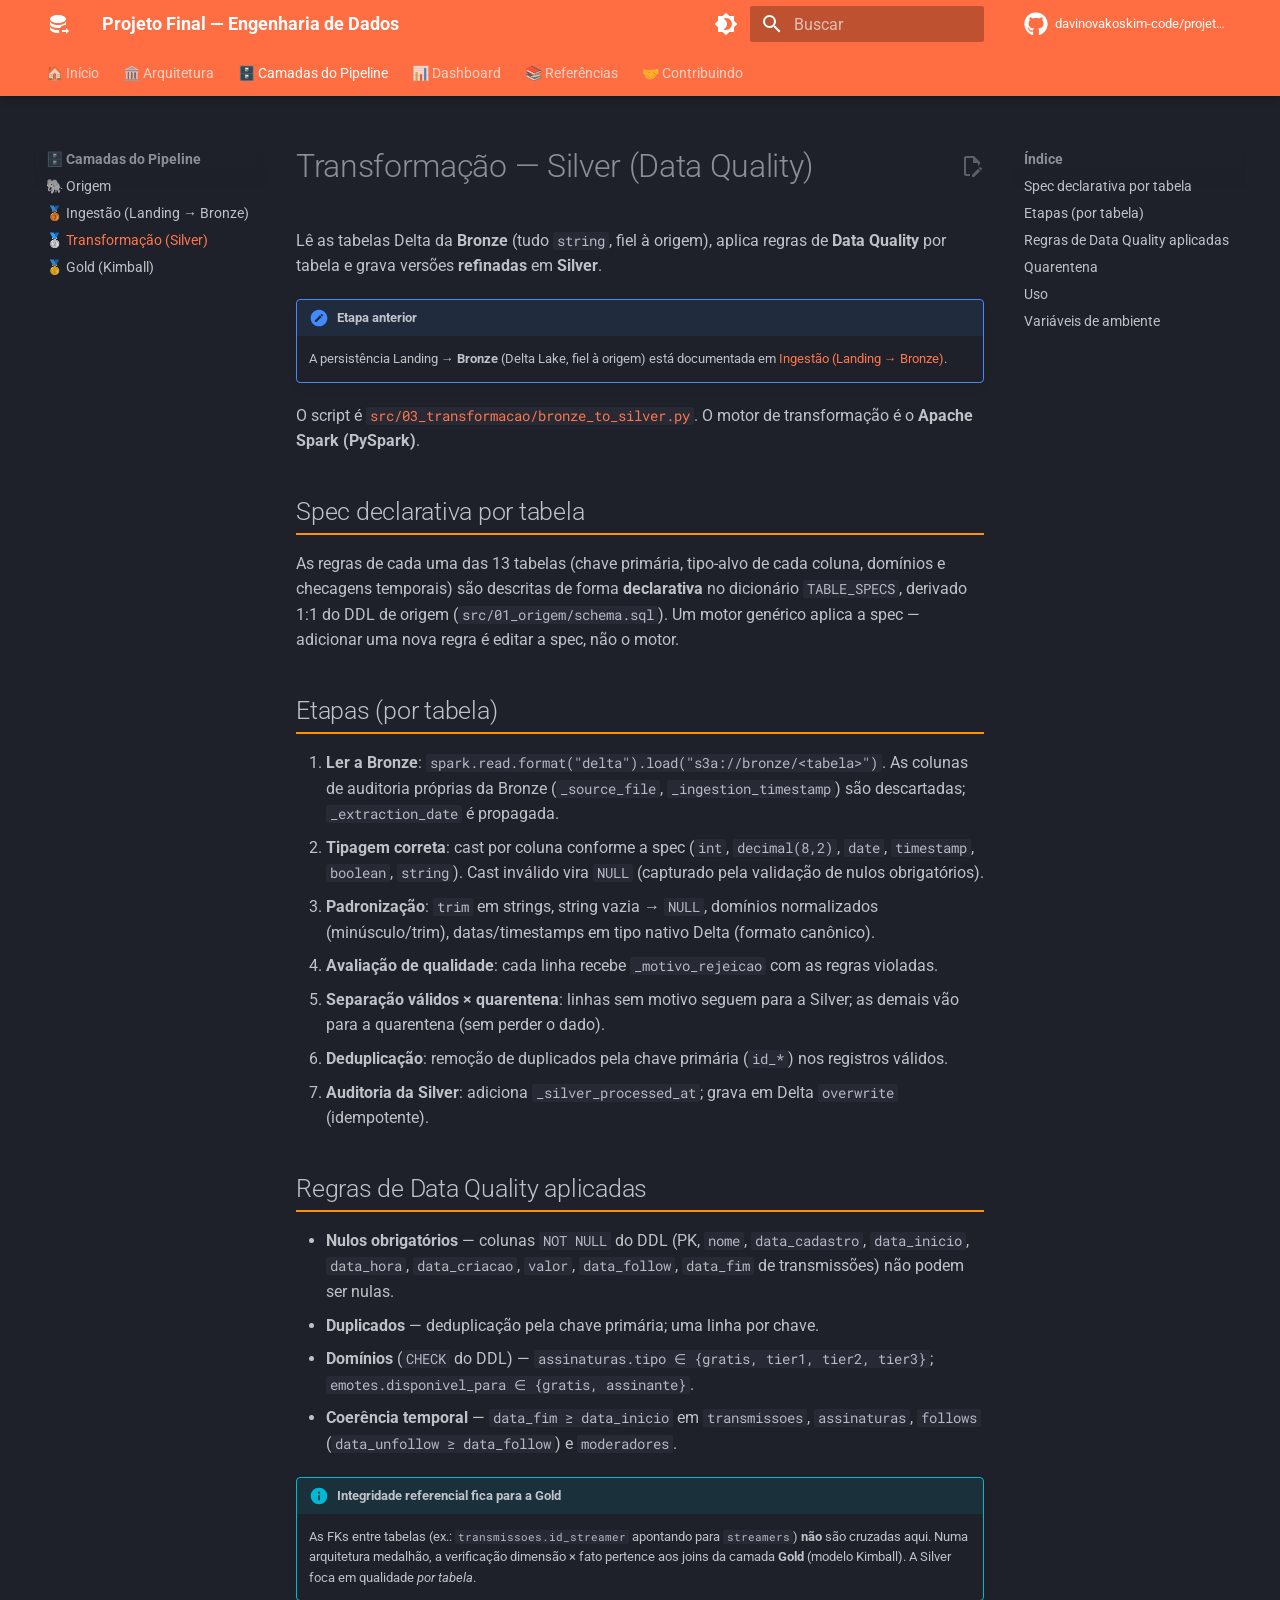
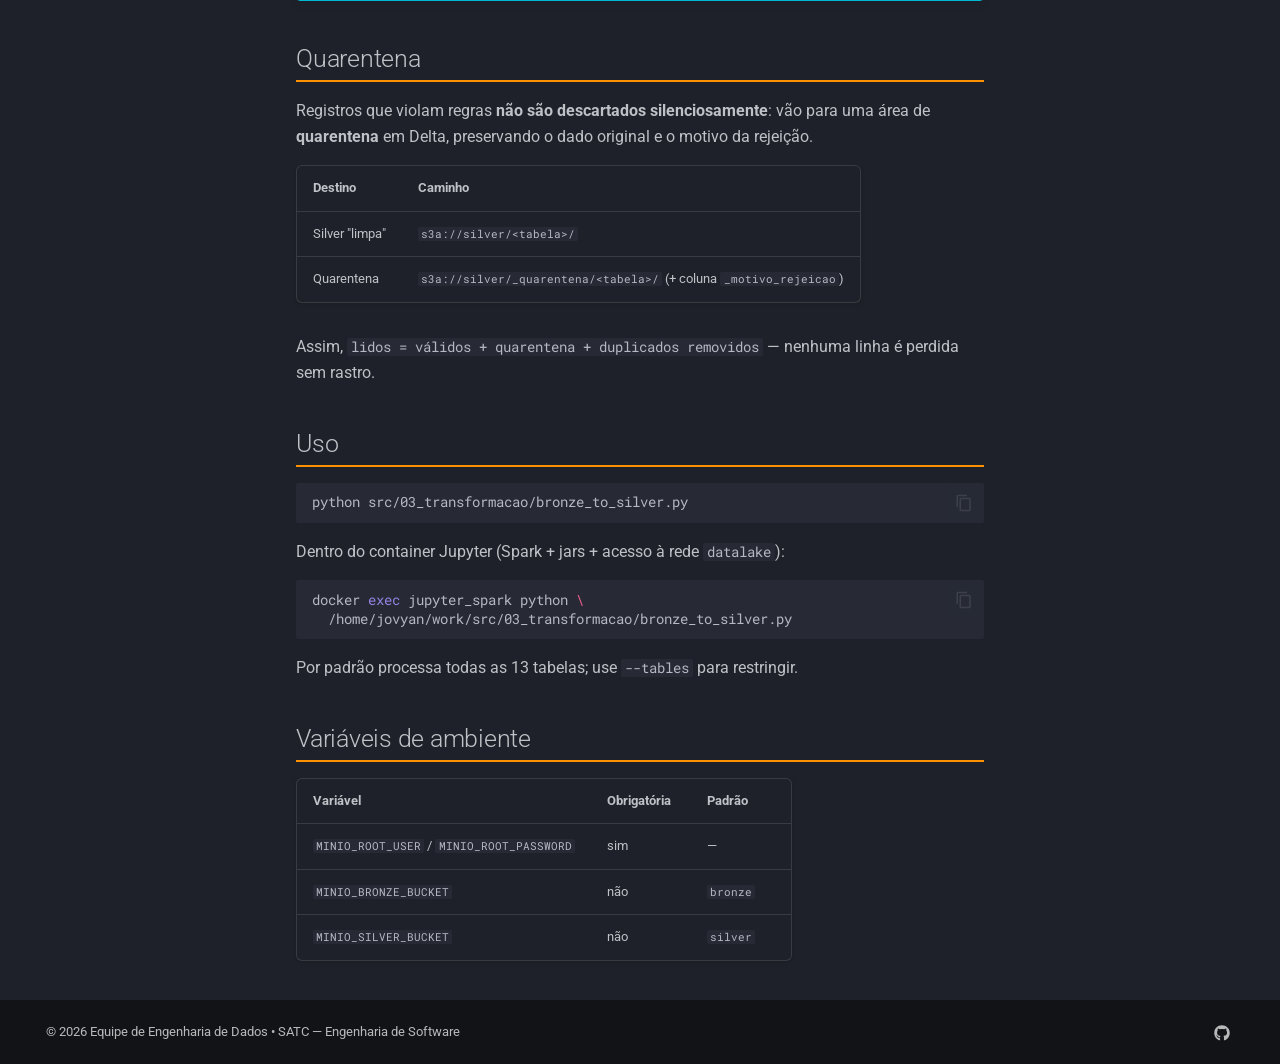
<file: transformacao/index.html>
<!doctype html>
<html lang="pt" class="no-js">
  <head>
    
      <meta charset="utf-8">
      <meta name="viewport" content="width=device-width,initial-scale=1">
      
        <meta name="description" content="Pipeline de dados com PostgreSQL, MinIO, Airflow e Delta Lake — Arquitetura Medalhão (Landing → Bronze → Silver → Gold)">
      
      
        <meta name="author" content="Equipe de Engenharia de Dados — SATC">
      
      
        <link rel="canonical" href="https://davinovakoskim-code.github.io/projeto-final-eng-dados/transformacao/">
      
      
        <link rel="prev" href="../ingestao/">
      
      
        <link rel="next" href="../gold/">
      
      
        
      
      
      <link rel="icon" href="../assets/images/favicon.png">
      <meta name="generator" content="mkdocs-1.6.1, mkdocs-material-9.7.6">
    
    
      
        <title>🥈 Transformação (Silver) - Projeto Final — Engenharia de Dados</title>
      
    
    
      <link rel="stylesheet" href="../assets/stylesheets/main.484c7ddc.min.css">
      
        
        <link rel="stylesheet" href="../assets/stylesheets/palette.ab4e12ef.min.css">
      
      


    
    
      
    
    
      
        
        
        <link rel="preconnect" href="https://fonts.gstatic.com" crossorigin>
        <link rel="stylesheet" href="https://fonts.googleapis.com/css?family=Roboto:300,300i,400,400i,700,700i%7CRoboto+Mono:400,400i,700,700i&display=fallback">
        <style>:root{--md-text-font:"Roboto";--md-code-font:"Roboto Mono"}</style>
      
    
    
      <link rel="stylesheet" href="../stylesheets/extra.css">
    
    <script>__md_scope=new URL("..",location),__md_hash=e=>[...e].reduce(((e,_)=>(e<<5)-e+_.charCodeAt(0)),0),__md_get=(e,_=localStorage,t=__md_scope)=>JSON.parse(_.getItem(t.pathname+"."+e)),__md_set=(e,_,t=localStorage,a=__md_scope)=>{try{t.setItem(a.pathname+"."+e,JSON.stringify(_))}catch(e){}}</script>
    
      

    
    
  </head>
  
  
    
    
      
    
    
    
    
    <body dir="ltr" data-md-color-scheme="slate" data-md-color-primary="deep-orange" data-md-color-accent="orange">
  
    
    <input class="md-toggle" data-md-toggle="drawer" type="checkbox" id="__drawer" autocomplete="off">
    <input class="md-toggle" data-md-toggle="search" type="checkbox" id="__search" autocomplete="off">
    <label class="md-overlay" for="__drawer"></label>
    <div data-md-component="skip">
      
        
        <a href="#transformacao-silver-data-quality" class="md-skip">
          Ir para o conteúdo
        </a>
      
    </div>
    <div data-md-component="announce">
      
    </div>
    
    
      

  

<header class="md-header md-header--shadow md-header--lifted" data-md-component="header">
  <nav class="md-header__inner md-grid" aria-label="Cabeçalho">
    <a href=".." title="Projeto Final — Engenharia de Dados" class="md-header__button md-logo" aria-label="Projeto Final — Engenharia de Dados" data-md-component="logo">
      
  
  <svg xmlns="http://www.w3.org/2000/svg" viewBox="0 0 24 24"><path d="M4 7c0-2.21 3.58-4 8-4s8 1.79 8 4-3.58 4-8 4-8-1.79-8-4m15.72 6.05c.18-.34.28-.69.28-1.05V9c0 2.21-3.58 4-8 4s-8-1.79-8-4v3c0 2.21 3.58 4 8 4 .65 0 1.28-.04 1.88-.11A5.99 5.99 0 0 1 19 13c.24 0 .5 0 .72.05m-6.62 4.91c-.36.04-.73.04-1.1.04-4.42 0-8-1.79-8-4v3c0 2.21 3.58 4 8 4 .46 0 .9 0 1.33-.06A6 6 0 0 1 13 19c0-.36.04-.7.1-1.04M23 19l-3-3v2h-4v2h4v2z"/></svg>

    </a>
    <label class="md-header__button md-icon" for="__drawer">
      
      <svg xmlns="http://www.w3.org/2000/svg" viewBox="0 0 24 24"><path d="M3 6h18v2H3zm0 5h18v2H3zm0 5h18v2H3z"/></svg>
    </label>
    <div class="md-header__title" data-md-component="header-title">
      <div class="md-header__ellipsis">
        <div class="md-header__topic">
          <span class="md-ellipsis">
            Projeto Final — Engenharia de Dados
          </span>
        </div>
        <div class="md-header__topic" data-md-component="header-topic">
          <span class="md-ellipsis">
            
              🥈 Transformação (Silver)
            
          </span>
        </div>
      </div>
    </div>
    
      
        <form class="md-header__option" data-md-component="palette">
  
    
    
    
    <input class="md-option" data-md-color-media="" data-md-color-scheme="slate" data-md-color-primary="deep-orange" data-md-color-accent="orange"  aria-label="Modo claro"  type="radio" name="__palette" id="__palette_0">
    
      <label class="md-header__button md-icon" title="Modo claro" for="__palette_1" hidden>
        <svg xmlns="http://www.w3.org/2000/svg" viewBox="0 0 24 24"><path d="M12 18c-.89 0-1.74-.2-2.5-.55C11.56 16.5 13 14.42 13 12s-1.44-4.5-3.5-5.45C10.26 6.2 11.11 6 12 6a6 6 0 0 1 6 6 6 6 0 0 1-6 6m8-9.31V4h-4.69L12 .69 8.69 4H4v4.69L.69 12 4 15.31V20h4.69L12 23.31 15.31 20H20v-4.69L23.31 12z"/></svg>
      </label>
    
  
    
    
    
    <input class="md-option" data-md-color-media="" data-md-color-scheme="default" data-md-color-primary="deep-orange" data-md-color-accent="orange"  aria-label="Modo escuro"  type="radio" name="__palette" id="__palette_1">
    
      <label class="md-header__button md-icon" title="Modo escuro" for="__palette_0" hidden>
        <svg xmlns="http://www.w3.org/2000/svg" viewBox="0 0 24 24"><path d="M12 8a4 4 0 0 0-4 4 4 4 0 0 0 4 4 4 4 0 0 0 4-4 4 4 0 0 0-4-4m0 10a6 6 0 0 1-6-6 6 6 0 0 1 6-6 6 6 0 0 1 6 6 6 6 0 0 1-6 6m8-9.31V4h-4.69L12 .69 8.69 4H4v4.69L.69 12 4 15.31V20h4.69L12 23.31 15.31 20H20v-4.69L23.31 12z"/></svg>
      </label>
    
  
</form>
      
    
    
      <script>var palette=__md_get("__palette");if(palette&&palette.color){if("(prefers-color-scheme)"===palette.color.media){var media=matchMedia("(prefers-color-scheme: light)"),input=document.querySelector(media.matches?"[data-md-color-media='(prefers-color-scheme: light)']":"[data-md-color-media='(prefers-color-scheme: dark)']");palette.color.media=input.getAttribute("data-md-color-media"),palette.color.scheme=input.getAttribute("data-md-color-scheme"),palette.color.primary=input.getAttribute("data-md-color-primary"),palette.color.accent=input.getAttribute("data-md-color-accent")}for(var[key,value]of Object.entries(palette.color))document.body.setAttribute("data-md-color-"+key,value)}</script>
    
    
    
      
      
        <label class="md-header__button md-icon" for="__search">
          
          <svg xmlns="http://www.w3.org/2000/svg" viewBox="0 0 24 24"><path d="M9.5 3A6.5 6.5 0 0 1 16 9.5c0 1.61-.59 3.09-1.56 4.23l.27.27h.79l5 5-1.5 1.5-5-5v-.79l-.27-.27A6.52 6.52 0 0 1 9.5 16 6.5 6.5 0 0 1 3 9.5 6.5 6.5 0 0 1 9.5 3m0 2C7 5 5 7 5 9.5S7 14 9.5 14 14 12 14 9.5 12 5 9.5 5"/></svg>
        </label>
        <div class="md-search" data-md-component="search" role="dialog">
  <label class="md-search__overlay" for="__search"></label>
  <div class="md-search__inner" role="search">
    <form class="md-search__form" name="search">
      <input type="text" class="md-search__input" name="query" aria-label="Buscar" placeholder="Buscar" autocapitalize="off" autocorrect="off" autocomplete="off" spellcheck="false" data-md-component="search-query" required>
      <label class="md-search__icon md-icon" for="__search">
        
        <svg xmlns="http://www.w3.org/2000/svg" viewBox="0 0 24 24"><path d="M9.5 3A6.5 6.5 0 0 1 16 9.5c0 1.61-.59 3.09-1.56 4.23l.27.27h.79l5 5-1.5 1.5-5-5v-.79l-.27-.27A6.52 6.52 0 0 1 9.5 16 6.5 6.5 0 0 1 3 9.5 6.5 6.5 0 0 1 9.5 3m0 2C7 5 5 7 5 9.5S7 14 9.5 14 14 12 14 9.5 12 5 9.5 5"/></svg>
        
        <svg xmlns="http://www.w3.org/2000/svg" viewBox="0 0 24 24"><path d="M20 11v2H8l5.5 5.5-1.42 1.42L4.16 12l7.92-7.92L13.5 5.5 8 11z"/></svg>
      </label>
      <nav class="md-search__options" aria-label="Pesquisar">
        
          <a href="javascript:void(0)" class="md-search__icon md-icon" title="Compartilhar" aria-label="Compartilhar" data-clipboard data-clipboard-text="" data-md-component="search-share" tabindex="-1">
            
            <svg xmlns="http://www.w3.org/2000/svg" viewBox="0 0 24 24"><path d="M18 16.08c-.76 0-1.44.3-1.96.77L8.91 12.7c.05-.23.09-.46.09-.7s-.04-.47-.09-.7l7.05-4.11c.54.5 1.25.81 2.04.81a3 3 0 0 0 3-3 3 3 0 0 0-3-3 3 3 0 0 0-3 3c0 .24.04.47.09.7L8.04 9.81C7.5 9.31 6.79 9 6 9a3 3 0 0 0-3 3 3 3 0 0 0 3 3c.79 0 1.5-.31 2.04-.81l7.12 4.15c-.05.21-.08.43-.08.66 0 1.61 1.31 2.91 2.92 2.91s2.92-1.3 2.92-2.91A2.92 2.92 0 0 0 18 16.08"/></svg>
          </a>
        
        <button type="reset" class="md-search__icon md-icon" title="Limpar" aria-label="Limpar" tabindex="-1">
          
          <svg xmlns="http://www.w3.org/2000/svg" viewBox="0 0 24 24"><path d="M19 6.41 17.59 5 12 10.59 6.41 5 5 6.41 10.59 12 5 17.59 6.41 19 12 13.41 17.59 19 19 17.59 13.41 12z"/></svg>
        </button>
      </nav>
      
    </form>
    <div class="md-search__output">
      <div class="md-search__scrollwrap" tabindex="0" data-md-scrollfix>
        <div class="md-search-result" data-md-component="search-result">
          <div class="md-search-result__meta">
            Inicializando a pesquisa
          </div>
          <ol class="md-search-result__list" role="presentation"></ol>
        </div>
      </div>
    </div>
  </div>
</div>
      
    
    
      <div class="md-header__source">
        <a href="https://github.com/davinovakoskim-code/projeto-final-eng-dados" title="Ir ao repositório" class="md-source" data-md-component="source">
  <div class="md-source__icon md-icon">
    
    <svg xmlns="http://www.w3.org/2000/svg" viewBox="0 0 512 512"><!--! Font Awesome Free 7.1.0 by @fontawesome - https://fontawesome.com License - https://fontawesome.com/license/free (Icons: CC BY 4.0, Fonts: SIL OFL 1.1, Code: MIT License) Copyright 2025 Fonticons, Inc.--><path d="M173.9 397.4c0 2-2.3 3.6-5.2 3.6-3.3.3-5.6-1.3-5.6-3.6 0-2 2.3-3.6 5.2-3.6 3-.3 5.6 1.3 5.6 3.6m-31.1-4.5c-.7 2 1.3 4.3 4.3 4.9 2.6 1 5.6 0 6.2-2s-1.3-4.3-4.3-5.2c-2.6-.7-5.5.3-6.2 2.3m44.2-1.7c-2.9.7-4.9 2.6-4.6 4.9.3 2 2.9 3.3 5.9 2.6 2.9-.7 4.9-2.6 4.6-4.6-.3-1.9-3-3.2-5.9-2.9M252.8 8C114.1 8 8 113.3 8 252c0 110.9 69.8 205.8 169.5 239.2 12.8 2.3 17.3-5.6 17.3-12.1 0-6.2-.3-40.4-.3-61.4 0 0-70 15-84.7-29.8 0 0-11.4-29.1-27.8-36.6 0 0-22.9-15.7 1.6-15.4 0 0 24.9 2 38.6 25.8 21.9 38.6 58.6 27.5 72.9 20.9 2.3-16 8.8-27.1 16-33.7-55.9-6.2-112.3-14.3-112.3-110.5 0-27.5 7.6-41.3 23.6-58.9-2.6-6.5-11.1-33.3 2.6-67.9 20.9-6.5 69 27 69 27 20-5.6 41.5-8.5 62.8-8.5s42.8 2.9 62.8 8.5c0 0 48.1-33.6 69-27 13.7 34.7 5.2 61.4 2.6 67.9 16 17.7 25.8 31.5 25.8 58.9 0 96.5-58.9 104.2-114.8 110.5 9.2 7.9 17 22.9 17 46.4 0 33.7-.3 75.4-.3 83.6 0 6.5 4.6 14.4 17.3 12.1C436.2 457.8 504 362.9 504 252 504 113.3 391.5 8 252.8 8M105.2 352.9c-1.3 1-1 3.3.7 5.2 1.6 1.6 3.9 2.3 5.2 1 1.3-1 1-3.3-.7-5.2-1.6-1.6-3.9-2.3-5.2-1m-10.8-8.1c-.7 1.3.3 2.9 2.3 3.9 1.6 1 3.6.7 4.3-.7.7-1.3-.3-2.9-2.3-3.9-2-.6-3.6-.3-4.3.7m32.4 35.6c-1.6 1.3-1 4.3 1.3 6.2 2.3 2.3 5.2 2.6 6.5 1 1.3-1.3.7-4.3-1.3-6.2-2.2-2.3-5.2-2.6-6.5-1m-11.4-14.7c-1.6 1-1.6 3.6 0 5.9s4.3 3.3 5.6 2.3c1.6-1.3 1.6-3.9 0-6.2-1.4-2.3-4-3.3-5.6-2"/></svg>
  </div>
  <div class="md-source__repository">
    davinovakoskim-code/projeto-final-eng-dados
  </div>
</a>
      </div>
    
  </nav>
  
    
      
<nav class="md-tabs" aria-label="Abas" data-md-component="tabs">
  <div class="md-grid">
    <ul class="md-tabs__list">
      
        
  
  
  
  
    <li class="md-tabs__item">
      <a href=".." class="md-tabs__link">
        
  
  
    
  
  🏠 Início

      </a>
    </li>
  

      
        
  
  
  
  
    <li class="md-tabs__item">
      <a href="../arquitetura/" class="md-tabs__link">
        
  
  
    
  
  🏛️ Arquitetura

      </a>
    </li>
  

      
        
  
  
  
    
  
  
    
    
      <li class="md-tabs__item md-tabs__item--active">
        <a href="../origem/" class="md-tabs__link">
          
  
  
    
  
  🗄️ Camadas do Pipeline

        </a>
      </li>
    
  

      
        
  
  
  
  
    <li class="md-tabs__item">
      <a href="../dashboard/" class="md-tabs__link">
        
  
  
    
  
  📊 Dashboard

      </a>
    </li>
  

      
        
  
  
  
  
    <li class="md-tabs__item">
      <a href="../referencias/" class="md-tabs__link">
        
  
  
    
  
  📚 Referências

      </a>
    </li>
  

      
        
  
  
  
  
    <li class="md-tabs__item">
      <a href="../contribuindo/" class="md-tabs__link">
        
  
  
    
  
  🤝 Contribuindo

      </a>
    </li>
  

      
    </ul>
  </div>
</nav>
    
  
</header>
    
    <div class="md-container" data-md-component="container">
      
      
        
      
      <main class="md-main" data-md-component="main">
        <div class="md-main__inner md-grid">
          
            
              
              <div class="md-sidebar md-sidebar--primary" data-md-component="sidebar" data-md-type="navigation" >
                <div class="md-sidebar__scrollwrap">
                  <div class="md-sidebar__inner">
                    


  


<nav class="md-nav md-nav--primary md-nav--lifted" aria-label="Navegação" data-md-level="0">
  <label class="md-nav__title" for="__drawer">
    <a href=".." title="Projeto Final — Engenharia de Dados" class="md-nav__button md-logo" aria-label="Projeto Final — Engenharia de Dados" data-md-component="logo">
      
  
  <svg xmlns="http://www.w3.org/2000/svg" viewBox="0 0 24 24"><path d="M4 7c0-2.21 3.58-4 8-4s8 1.79 8 4-3.58 4-8 4-8-1.79-8-4m15.72 6.05c.18-.34.28-.69.28-1.05V9c0 2.21-3.58 4-8 4s-8-1.79-8-4v3c0 2.21 3.58 4 8 4 .65 0 1.28-.04 1.88-.11A5.99 5.99 0 0 1 19 13c.24 0 .5 0 .72.05m-6.62 4.91c-.36.04-.73.04-1.1.04-4.42 0-8-1.79-8-4v3c0 2.21 3.58 4 8 4 .46 0 .9 0 1.33-.06A6 6 0 0 1 13 19c0-.36.04-.7.1-1.04M23 19l-3-3v2h-4v2h4v2z"/></svg>

    </a>
    Projeto Final — Engenharia de Dados
  </label>
  
    <div class="md-nav__source">
      <a href="https://github.com/davinovakoskim-code/projeto-final-eng-dados" title="Ir ao repositório" class="md-source" data-md-component="source">
  <div class="md-source__icon md-icon">
    
    <svg xmlns="http://www.w3.org/2000/svg" viewBox="0 0 512 512"><!--! Font Awesome Free 7.1.0 by @fontawesome - https://fontawesome.com License - https://fontawesome.com/license/free (Icons: CC BY 4.0, Fonts: SIL OFL 1.1, Code: MIT License) Copyright 2025 Fonticons, Inc.--><path d="M173.9 397.4c0 2-2.3 3.6-5.2 3.6-3.3.3-5.6-1.3-5.6-3.6 0-2 2.3-3.6 5.2-3.6 3-.3 5.6 1.3 5.6 3.6m-31.1-4.5c-.7 2 1.3 4.3 4.3 4.9 2.6 1 5.6 0 6.2-2s-1.3-4.3-4.3-5.2c-2.6-.7-5.5.3-6.2 2.3m44.2-1.7c-2.9.7-4.9 2.6-4.6 4.9.3 2 2.9 3.3 5.9 2.6 2.9-.7 4.9-2.6 4.6-4.6-.3-1.9-3-3.2-5.9-2.9M252.8 8C114.1 8 8 113.3 8 252c0 110.9 69.8 205.8 169.5 239.2 12.8 2.3 17.3-5.6 17.3-12.1 0-6.2-.3-40.4-.3-61.4 0 0-70 15-84.7-29.8 0 0-11.4-29.1-27.8-36.6 0 0-22.9-15.7 1.6-15.4 0 0 24.9 2 38.6 25.8 21.9 38.6 58.6 27.5 72.9 20.9 2.3-16 8.8-27.1 16-33.7-55.9-6.2-112.3-14.3-112.3-110.5 0-27.5 7.6-41.3 23.6-58.9-2.6-6.5-11.1-33.3 2.6-67.9 20.9-6.5 69 27 69 27 20-5.6 41.5-8.5 62.8-8.5s42.8 2.9 62.8 8.5c0 0 48.1-33.6 69-27 13.7 34.7 5.2 61.4 2.6 67.9 16 17.7 25.8 31.5 25.8 58.9 0 96.5-58.9 104.2-114.8 110.5 9.2 7.9 17 22.9 17 46.4 0 33.7-.3 75.4-.3 83.6 0 6.5 4.6 14.4 17.3 12.1C436.2 457.8 504 362.9 504 252 504 113.3 391.5 8 252.8 8M105.2 352.9c-1.3 1-1 3.3.7 5.2 1.6 1.6 3.9 2.3 5.2 1 1.3-1 1-3.3-.7-5.2-1.6-1.6-3.9-2.3-5.2-1m-10.8-8.1c-.7 1.3.3 2.9 2.3 3.9 1.6 1 3.6.7 4.3-.7.7-1.3-.3-2.9-2.3-3.9-2-.6-3.6-.3-4.3.7m32.4 35.6c-1.6 1.3-1 4.3 1.3 6.2 2.3 2.3 5.2 2.6 6.5 1 1.3-1.3.7-4.3-1.3-6.2-2.2-2.3-5.2-2.6-6.5-1m-11.4-14.7c-1.6 1-1.6 3.6 0 5.9s4.3 3.3 5.6 2.3c1.6-1.3 1.6-3.9 0-6.2-1.4-2.3-4-3.3-5.6-2"/></svg>
  </div>
  <div class="md-source__repository">
    davinovakoskim-code/projeto-final-eng-dados
  </div>
</a>
    </div>
  
  <ul class="md-nav__list" data-md-scrollfix>
    
      
      
  
  
  
  
    <li class="md-nav__item">
      <a href=".." class="md-nav__link">
        
  
  
  <span class="md-ellipsis">
    
  
    🏠 Início
  

    
  </span>
  
  

      </a>
    </li>
  

    
      
      
  
  
  
  
    <li class="md-nav__item">
      <a href="../arquitetura/" class="md-nav__link">
        
  
  
  <span class="md-ellipsis">
    
  
    🏛️ Arquitetura
  

    
  </span>
  
  

      </a>
    </li>
  

    
      
      
  
  
    
  
  
  
    
    
      
        
      
        
      
        
      
        
      
    
    
    
      
        
        
      
      
        
      
    
    
    <li class="md-nav__item md-nav__item--active md-nav__item--section md-nav__item--nested">
      
        
        
        <input class="md-nav__toggle md-toggle " type="checkbox" id="__nav_3" checked>
        
          
          <label class="md-nav__link" for="__nav_3" id="__nav_3_label" tabindex="">
            
  
  
  <span class="md-ellipsis">
    
  
    🗄️ Camadas do Pipeline
  

    
  </span>
  
  

            <span class="md-nav__icon md-icon"></span>
          </label>
        
        <nav class="md-nav" data-md-level="1" aria-labelledby="__nav_3_label" aria-expanded="true">
          <label class="md-nav__title" for="__nav_3">
            <span class="md-nav__icon md-icon"></span>
            
  
    🗄️ Camadas do Pipeline
  

          </label>
          <ul class="md-nav__list" data-md-scrollfix>
            
              
                
  
  
  
  
    <li class="md-nav__item">
      <a href="../origem/" class="md-nav__link">
        
  
  
  <span class="md-ellipsis">
    
  
    🐘 Origem
  

    
  </span>
  
  

      </a>
    </li>
  

              
            
              
                
  
  
  
  
    <li class="md-nav__item">
      <a href="../ingestao/" class="md-nav__link">
        
  
  
  <span class="md-ellipsis">
    
  
    🥉 Ingestão (Landing → Bronze)
  

    
  </span>
  
  

      </a>
    </li>
  

              
            
              
                
  
  
    
  
  
  
    <li class="md-nav__item md-nav__item--active">
      
      <input class="md-nav__toggle md-toggle" type="checkbox" id="__toc">
      
      
        
      
      
        <label class="md-nav__link md-nav__link--active" for="__toc">
          
  
  
  <span class="md-ellipsis">
    
  
    🥈 Transformação (Silver)
  

    
  </span>
  
  

          <span class="md-nav__icon md-icon"></span>
        </label>
      
      <a href="./" class="md-nav__link md-nav__link--active">
        
  
  
  <span class="md-ellipsis">
    
  
    🥈 Transformação (Silver)
  

    
  </span>
  
  

      </a>
      
        

<nav class="md-nav md-nav--secondary" aria-label="Índice">
  
  
  
    
  
  
    <label class="md-nav__title" for="__toc">
      <span class="md-nav__icon md-icon"></span>
      Índice
    </label>
    <ul class="md-nav__list" data-md-component="toc" data-md-scrollfix>
      
        <li class="md-nav__item">
  <a href="#spec-declarativa-por-tabela" class="md-nav__link">
    <span class="md-ellipsis">
      
        Spec declarativa por tabela
      
    </span>
  </a>
  
</li>
      
        <li class="md-nav__item">
  <a href="#etapas-por-tabela" class="md-nav__link">
    <span class="md-ellipsis">
      
        Etapas (por tabela)
      
    </span>
  </a>
  
</li>
      
        <li class="md-nav__item">
  <a href="#regras-de-data-quality-aplicadas" class="md-nav__link">
    <span class="md-ellipsis">
      
        Regras de Data Quality aplicadas
      
    </span>
  </a>
  
</li>
      
        <li class="md-nav__item">
  <a href="#quarentena" class="md-nav__link">
    <span class="md-ellipsis">
      
        Quarentena
      
    </span>
  </a>
  
</li>
      
        <li class="md-nav__item">
  <a href="#uso" class="md-nav__link">
    <span class="md-ellipsis">
      
        Uso
      
    </span>
  </a>
  
</li>
      
        <li class="md-nav__item">
  <a href="#variaveis-de-ambiente" class="md-nav__link">
    <span class="md-ellipsis">
      
        Variáveis de ambiente
      
    </span>
  </a>
  
</li>
      
    </ul>
  
</nav>
      
    </li>
  

              
            
              
                
  
  
  
  
    <li class="md-nav__item">
      <a href="../gold/" class="md-nav__link">
        
  
  
  <span class="md-ellipsis">
    
  
    🥇 Gold (Kimball)
  

    
  </span>
  
  

      </a>
    </li>
  

              
            
          </ul>
        </nav>
      
    </li>
  

    
      
      
  
  
  
  
    <li class="md-nav__item">
      <a href="../dashboard/" class="md-nav__link">
        
  
  
  <span class="md-ellipsis">
    
  
    📊 Dashboard
  

    
  </span>
  
  

      </a>
    </li>
  

    
      
      
  
  
  
  
    <li class="md-nav__item">
      <a href="../referencias/" class="md-nav__link">
        
  
  
  <span class="md-ellipsis">
    
  
    📚 Referências
  

    
  </span>
  
  

      </a>
    </li>
  

    
      
      
  
  
  
  
    <li class="md-nav__item">
      <a href="../contribuindo/" class="md-nav__link">
        
  
  
  <span class="md-ellipsis">
    
  
    🤝 Contribuindo
  

    
  </span>
  
  

      </a>
    </li>
  

    
  </ul>
</nav>
                  </div>
                </div>
              </div>
            
            
              
              <div class="md-sidebar md-sidebar--secondary" data-md-component="sidebar" data-md-type="toc" >
                <div class="md-sidebar__scrollwrap">
                  <div class="md-sidebar__inner">
                    

<nav class="md-nav md-nav--secondary" aria-label="Índice">
  
  
  
    
  
  
    <label class="md-nav__title" for="__toc">
      <span class="md-nav__icon md-icon"></span>
      Índice
    </label>
    <ul class="md-nav__list" data-md-component="toc" data-md-scrollfix>
      
        <li class="md-nav__item">
  <a href="#spec-declarativa-por-tabela" class="md-nav__link">
    <span class="md-ellipsis">
      
        Spec declarativa por tabela
      
    </span>
  </a>
  
</li>
      
        <li class="md-nav__item">
  <a href="#etapas-por-tabela" class="md-nav__link">
    <span class="md-ellipsis">
      
        Etapas (por tabela)
      
    </span>
  </a>
  
</li>
      
        <li class="md-nav__item">
  <a href="#regras-de-data-quality-aplicadas" class="md-nav__link">
    <span class="md-ellipsis">
      
        Regras de Data Quality aplicadas
      
    </span>
  </a>
  
</li>
      
        <li class="md-nav__item">
  <a href="#quarentena" class="md-nav__link">
    <span class="md-ellipsis">
      
        Quarentena
      
    </span>
  </a>
  
</li>
      
        <li class="md-nav__item">
  <a href="#uso" class="md-nav__link">
    <span class="md-ellipsis">
      
        Uso
      
    </span>
  </a>
  
</li>
      
        <li class="md-nav__item">
  <a href="#variaveis-de-ambiente" class="md-nav__link">
    <span class="md-ellipsis">
      
        Variáveis de ambiente
      
    </span>
  </a>
  
</li>
      
    </ul>
  
</nav>
                  </div>
                </div>
              </div>
            
          
          
            <div class="md-content" data-md-component="content">
              
              <article class="md-content__inner md-typeset">
                
                  


  
    <a href="https://github.com/davinovakoskim-code/projeto-final-eng-dados/edit/main/docs/transformacao.md" title="Editar esta página" class="md-content__button md-icon" rel="edit">
      
      <svg xmlns="http://www.w3.org/2000/svg" viewBox="0 0 24 24"><path d="M10 20H6V4h7v5h5v3.1l2-2V8l-6-6H6c-1.1 0-2 .9-2 2v16c0 1.1.9 2 2 2h4zm10.2-7c.1 0 .3.1.4.2l1.3 1.3c.2.2.2.6 0 .8l-1 1-2.1-2.1 1-1c.1-.1.2-.2.4-.2m0 3.9L14.1 23H12v-2.1l6.1-6.1z"/></svg>
    </a>
  
  


<h1 id="transformacao-silver-data-quality">Transformação — Silver (Data Quality)<a class="headerlink" href="#transformacao-silver-data-quality" title="Permanent link">&para;</a></h1>
<p>Lê as tabelas Delta da <strong>Bronze</strong> (tudo <code>string</code>, fiel à origem), aplica regras de
<strong>Data Quality</strong> por tabela e grava versões <strong>refinadas</strong> em <strong>Silver</strong>.</p>
<div class="admonition note">
<p class="admonition-title">Etapa anterior</p>
<p>A persistência Landing → <strong>Bronze</strong> (Delta Lake, fiel à origem) está documentada em
<a href="../ingestao/#bronze-persistencia-em-delta-lake">Ingestão (Landing → Bronze)</a>.</p>
</div>
<p>O script é <a href="https://github.com/davinovakoskim-code/projeto-final-eng-dados/blob/main/src/03_transformacao/bronze_to_silver.py"><code>src/03_transformacao/bronze_to_silver.py</code></a>.
O motor de transformação é o <strong>Apache Spark (PySpark)</strong>.</p>
<h2 id="spec-declarativa-por-tabela">Spec declarativa por tabela<a class="headerlink" href="#spec-declarativa-por-tabela" title="Permanent link">&para;</a></h2>
<p>As regras de cada uma das 13 tabelas (chave primária, tipo-alvo de cada coluna, domínios e
checagens temporais) são descritas de forma <strong>declarativa</strong> no dicionário <code>TABLE_SPECS</code>,
derivado 1:1 do DDL de origem (<code>src/01_origem/schema.sql</code>). Um motor genérico aplica a spec —
adicionar uma nova regra é editar a spec, não o motor.</p>
<h2 id="etapas-por-tabela">Etapas (por tabela)<a class="headerlink" href="#etapas-por-tabela" title="Permanent link">&para;</a></h2>
<ol>
<li><strong>Ler a Bronze</strong>: <code>spark.read.format("delta").load("s3a://bronze/&lt;tabela&gt;")</code>. As colunas de
   auditoria próprias da Bronze (<code>_source_file</code>, <code>_ingestion_timestamp</code>) são descartadas;
   <code>_extraction_date</code> é propagada.</li>
<li><strong>Tipagem correta</strong>: cast por coluna conforme a spec (<code>int</code>, <code>decimal(8,2)</code>, <code>date</code>,
   <code>timestamp</code>, <code>boolean</code>, <code>string</code>). Cast inválido vira <code>NULL</code> (capturado pela validação de
   nulos obrigatórios).</li>
<li><strong>Padronização</strong>: <code>trim</code> em strings, string vazia → <code>NULL</code>, domínios normalizados
   (minúsculo/trim), datas/timestamps em tipo nativo Delta (formato canônico).</li>
<li><strong>Avaliação de qualidade</strong>: cada linha recebe <code>_motivo_rejeicao</code> com as regras violadas.</li>
<li><strong>Separação válidos × quarentena</strong>: linhas sem motivo seguem para a Silver; as demais vão
   para a quarentena (sem perder o dado).</li>
<li><strong>Deduplicação</strong>: remoção de duplicados pela chave primária (<code>id_*</code>) nos registros válidos.</li>
<li><strong>Auditoria da Silver</strong>: adiciona <code>_silver_processed_at</code>; grava em Delta <code>overwrite</code>
   (idempotente).</li>
</ol>
<h2 id="regras-de-data-quality-aplicadas">Regras de Data Quality aplicadas<a class="headerlink" href="#regras-de-data-quality-aplicadas" title="Permanent link">&para;</a></h2>
<ul>
<li><strong>Nulos obrigatórios</strong> — colunas <code>NOT NULL</code> do DDL (PK, <code>nome</code>, <code>data_cadastro</code>,
  <code>data_inicio</code>, <code>data_hora</code>, <code>data_criacao</code>, <code>valor</code>, <code>data_follow</code>, <code>data_fim</code> de
  transmissões) não podem ser nulas.</li>
<li><strong>Duplicados</strong> — deduplicação pela chave primária; uma linha por chave.</li>
<li><strong>Domínios</strong> (<code>CHECK</code> do DDL) — <code>assinaturas.tipo ∈ {gratis, tier1, tier2, tier3}</code>;
  <code>emotes.disponivel_para ∈ {gratis, assinante}</code>.</li>
<li><strong>Coerência temporal</strong> — <code>data_fim ≥ data_inicio</code> em <code>transmissoes</code>, <code>assinaturas</code>,
  <code>follows</code> (<code>data_unfollow ≥ data_follow</code>) e <code>moderadores</code>.</li>
</ul>
<div class="admonition info">
<p class="admonition-title">Integridade referencial fica para a Gold</p>
<p>As FKs entre tabelas (ex.: <code>transmissoes.id_streamer</code> apontando para <code>streamers</code>) <strong>não</strong>
são cruzadas aqui. Numa arquitetura medalhão, a verificação dimensão × fato pertence aos
joins da camada <strong>Gold</strong> (modelo Kimball). A Silver foca em qualidade <em>por tabela</em>.</p>
</div>
<h2 id="quarentena">Quarentena<a class="headerlink" href="#quarentena" title="Permanent link">&para;</a></h2>
<p>Registros que violam regras <strong>não são descartados silenciosamente</strong>: vão para uma área de
<strong>quarentena</strong> em Delta, preservando o dado original e o motivo da rejeição.</p>
<table>
<thead>
<tr>
<th>Destino</th>
<th>Caminho</th>
</tr>
</thead>
<tbody>
<tr>
<td>Silver "limpa"</td>
<td><code>s3a://silver/&lt;tabela&gt;/</code></td>
</tr>
<tr>
<td>Quarentena</td>
<td><code>s3a://silver/_quarentena/&lt;tabela&gt;/</code> (+ coluna <code>_motivo_rejeicao</code>)</td>
</tr>
</tbody>
</table>
<p>Assim, <code>lidos = válidos + quarentena + duplicados removidos</code> — nenhuma linha é perdida sem rastro.</p>
<h2 id="uso">Uso<a class="headerlink" href="#uso" title="Permanent link">&para;</a></h2>
<div class="language-bash highlight"><pre><span></span><code><span id="__span-0-1"><a id="__codelineno-0-1" name="__codelineno-0-1" href="#__codelineno-0-1"></a>python<span class="w"> </span>src/03_transformacao/bronze_to_silver.py
</span></code></pre></div>
<p>Dentro do container Jupyter (Spark + jars + acesso à rede <code>datalake</code>):</p>
<div class="language-bash highlight"><pre><span></span><code><span id="__span-1-1"><a id="__codelineno-1-1" name="__codelineno-1-1" href="#__codelineno-1-1"></a>docker<span class="w"> </span><span class="nb">exec</span><span class="w"> </span>jupyter_spark<span class="w"> </span>python<span class="w"> </span><span class="se">\</span>
</span><span id="__span-1-2"><a id="__codelineno-1-2" name="__codelineno-1-2" href="#__codelineno-1-2"></a><span class="w">  </span>/home/jovyan/work/src/03_transformacao/bronze_to_silver.py
</span></code></pre></div>
<p>Por padrão processa todas as 13 tabelas; use <code>--tables</code> para restringir.</p>
<h2 id="variaveis-de-ambiente">Variáveis de ambiente<a class="headerlink" href="#variaveis-de-ambiente" title="Permanent link">&para;</a></h2>
<table>
<thead>
<tr>
<th>Variável</th>
<th>Obrigatória</th>
<th>Padrão</th>
</tr>
</thead>
<tbody>
<tr>
<td><code>MINIO_ROOT_USER</code> / <code>MINIO_ROOT_PASSWORD</code></td>
<td>sim</td>
<td>—</td>
</tr>
<tr>
<td><code>MINIO_BRONZE_BUCKET</code></td>
<td>não</td>
<td><code>bronze</code></td>
</tr>
<tr>
<td><code>MINIO_SILVER_BUCKET</code></td>
<td>não</td>
<td><code>silver</code></td>
</tr>
</tbody>
</table>












                
              </article>
            </div>
          
          
<script>var target=document.getElementById(location.hash.slice(1));target&&target.name&&(target.checked=target.name.startsWith("__tabbed_"))</script>
        </div>
        
          <button type="button" class="md-top md-icon" data-md-component="top" hidden>
  
  <svg xmlns="http://www.w3.org/2000/svg" viewBox="0 0 24 24"><path d="M13 20h-2V8l-5.5 5.5-1.42-1.42L12 4.16l7.92 7.92-1.42 1.42L13 8z"/></svg>
  Voltar ao topo
</button>
        
      </main>
      
        <footer class="md-footer">
  
  <div class="md-footer-meta md-typeset">
    <div class="md-footer-meta__inner md-grid">
      <div class="md-copyright">
  
    <div class="md-copyright__highlight">
      © 2026 Equipe de Engenharia de Dados • SATC — Engenharia de Software
    </div>
  
  
</div>
      
        
<div class="md-social">
  
    
    
    
    
    <a href="https://github.com/davinovakoskim-code/projeto-final-eng-dados" target="_blank" rel="noopener" title="Repositório no GitHub" class="md-social__link">
      <svg xmlns="http://www.w3.org/2000/svg" viewBox="0 0 512 512"><!--! Font Awesome Free 7.1.0 by @fontawesome - https://fontawesome.com License - https://fontawesome.com/license/free (Icons: CC BY 4.0, Fonts: SIL OFL 1.1, Code: MIT License) Copyright 2025 Fonticons, Inc.--><path d="M173.9 397.4c0 2-2.3 3.6-5.2 3.6-3.3.3-5.6-1.3-5.6-3.6 0-2 2.3-3.6 5.2-3.6 3-.3 5.6 1.3 5.6 3.6m-31.1-4.5c-.7 2 1.3 4.3 4.3 4.9 2.6 1 5.6 0 6.2-2s-1.3-4.3-4.3-5.2c-2.6-.7-5.5.3-6.2 2.3m44.2-1.7c-2.9.7-4.9 2.6-4.6 4.9.3 2 2.9 3.3 5.9 2.6 2.9-.7 4.9-2.6 4.6-4.6-.3-1.9-3-3.2-5.9-2.9M252.8 8C114.1 8 8 113.3 8 252c0 110.9 69.8 205.8 169.5 239.2 12.8 2.3 17.3-5.6 17.3-12.1 0-6.2-.3-40.4-.3-61.4 0 0-70 15-84.7-29.8 0 0-11.4-29.1-27.8-36.6 0 0-22.9-15.7 1.6-15.4 0 0 24.9 2 38.6 25.8 21.9 38.6 58.6 27.5 72.9 20.9 2.3-16 8.8-27.1 16-33.7-55.9-6.2-112.3-14.3-112.3-110.5 0-27.5 7.6-41.3 23.6-58.9-2.6-6.5-11.1-33.3 2.6-67.9 20.9-6.5 69 27 69 27 20-5.6 41.5-8.5 62.8-8.5s42.8 2.9 62.8 8.5c0 0 48.1-33.6 69-27 13.7 34.7 5.2 61.4 2.6 67.9 16 17.7 25.8 31.5 25.8 58.9 0 96.5-58.9 104.2-114.8 110.5 9.2 7.9 17 22.9 17 46.4 0 33.7-.3 75.4-.3 83.6 0 6.5 4.6 14.4 17.3 12.1C436.2 457.8 504 362.9 504 252 504 113.3 391.5 8 252.8 8M105.2 352.9c-1.3 1-1 3.3.7 5.2 1.6 1.6 3.9 2.3 5.2 1 1.3-1 1-3.3-.7-5.2-1.6-1.6-3.9-2.3-5.2-1m-10.8-8.1c-.7 1.3.3 2.9 2.3 3.9 1.6 1 3.6.7 4.3-.7.7-1.3-.3-2.9-2.3-3.9-2-.6-3.6-.3-4.3.7m32.4 35.6c-1.6 1.3-1 4.3 1.3 6.2 2.3 2.3 5.2 2.6 6.5 1 1.3-1.3.7-4.3-1.3-6.2-2.2-2.3-5.2-2.6-6.5-1m-11.4-14.7c-1.6 1-1.6 3.6 0 5.9s4.3 3.3 5.6 2.3c1.6-1.3 1.6-3.9 0-6.2-1.4-2.3-4-3.3-5.6-2"/></svg>
    </a>
  
</div>
      
    </div>
  </div>
</footer>
      
    </div>
    <div class="md-dialog" data-md-component="dialog">
      <div class="md-dialog__inner md-typeset"></div>
    </div>
    
    
    
      
      
      <script id="__config" type="application/json">{"annotate": null, "base": "..", "features": ["navigation.tabs", "navigation.tabs.sticky", "navigation.sections", "navigation.top", "navigation.indexes", "search.highlight", "search.share", "content.code.copy", "content.code.annotate", "content.action.edit", "toc.follow"], "search": "../assets/javascripts/workers/search.2c215733.min.js", "tags": null, "translations": {"clipboard.copied": "Copiado para \u00e1rea de transfer\u00eancia", "clipboard.copy": "Copiar para \u00e1rea de transfer\u00eancia", "search.result.more.one": "Mais 1 nesta p\u00e1gina", "search.result.more.other": "Mais # nesta p\u00e1gina", "search.result.none": "Nenhum resultado encontrado", "search.result.one": "1 resultado encontrado", "search.result.other": "# resultados encontrados", "search.result.placeholder": "Digite para iniciar a busca", "search.result.term.missing": "Ausente", "select.version": "Selecione a vers\u00e3o"}, "version": null}</script>
    
    
      <script src="../assets/javascripts/bundle.79ae519e.min.js"></script>
      
    
  </body>
</html>
</file>
<file: stylesheets/extra.css>
/* Realce sutil nos títulos de seção */
.md-typeset h2 {
  border-bottom: 2px solid var(--md-accent-fg-color);
  padding-bottom: .2rem;
}

/* Cards de tabela com leve respiro */
.md-typeset table:not([class]) {
  box-shadow: 0 1px 4px rgba(0,0,0,.15);
  border-radius: 6px;
  overflow: hidden;
}

/* Hero centralizado na home */
.hero {
  text-align: center;
  margin: 1.2rem 0 2rem;
}
.hero .badges img { margin: .15rem; }
</file>
<file: assets/stylesheets/main.484c7ddc.min.css>
@charset "UTF-8";html{-webkit-text-size-adjust:none;-moz-text-size-adjust:none;text-size-adjust:none;box-sizing:border-box}*,:after,:before{box-sizing:inherit}@media (prefers-reduced-motion){*,:after,:before{transition:none!important}}body{margin:0}a,button,input,label{-webkit-tap-highlight-color:transparent}a{color:inherit;text-decoration:none}hr{border:0;box-sizing:initial;display:block;height:.05rem;overflow:visible;padding:0}small{font-size:80%}sub,sup{line-height:1em}img{border-style:none}table{border-collapse:initial;border-spacing:0}td,th{font-weight:400;vertical-align:top}button{background:#0000;border:0;font-family:inherit;font-size:inherit;margin:0;padding:0}input{border:0;outline:none}:root{--md-primary-fg-color:#4051b5;--md-primary-fg-color--light:#5d6cc0;--md-primary-fg-color--dark:#303fa1;--md-primary-bg-color:#fff;--md-primary-bg-color--light:#ffffffb3;--md-accent-fg-color:#526cfe;--md-accent-fg-color--transparent:#526cfe1a;--md-accent-bg-color:#fff;--md-accent-bg-color--light:#ffffffb3}[data-md-color-scheme=default]{color-scheme:light}[data-md-color-scheme=default] img[src$="#gh-dark-mode-only"],[data-md-color-scheme=default] img[src$="#only-dark"]{display:none}:root,[data-md-color-scheme=default]{--md-hue:225deg;--md-default-fg-color:#000000de;--md-default-fg-color--light:#0000008a;--md-default-fg-color--lighter:#00000052;--md-default-fg-color--lightest:#00000012;--md-default-bg-color:#fff;--md-default-bg-color--light:#ffffffb3;--md-default-bg-color--lighter:#ffffff4d;--md-default-bg-color--lightest:#ffffff1f;--md-code-fg-color:#36464e;--md-code-bg-color:#f5f5f5;--md-code-bg-color--light:#f5f5f5b3;--md-code-bg-color--lighter:#f5f5f54d;--md-code-hl-color:#4287ff;--md-code-hl-color--light:#4287ff1a;--md-code-hl-number-color:#d52a2a;--md-code-hl-special-color:#db1457;--md-code-hl-function-color:#a846b9;--md-code-hl-constant-color:#6e59d9;--md-code-hl-keyword-color:#3f6ec6;--md-code-hl-string-color:#1c7d4d;--md-code-hl-name-color:var(--md-code-fg-color);--md-code-hl-operator-color:var(--md-default-fg-color--light);--md-code-hl-punctuation-color:var(--md-default-fg-color--light);--md-code-hl-comment-color:var(--md-default-fg-color--light);--md-code-hl-generic-color:var(--md-default-fg-color--light);--md-code-hl-variable-color:var(--md-default-fg-color--light);--md-typeset-color:var(--md-default-fg-color);--md-typeset-a-color:var(--md-primary-fg-color);--md-typeset-del-color:#f5503d26;--md-typeset-ins-color:#0bd57026;--md-typeset-kbd-color:#fafafa;--md-typeset-kbd-accent-color:#fff;--md-typeset-kbd-border-color:#b8b8b8;--md-typeset-mark-color:#ffff0080;--md-typeset-table-color:#0000001f;--md-typeset-table-color--light:rgba(0,0,0,.035);--md-admonition-fg-color:var(--md-default-fg-color);--md-admonition-bg-color:var(--md-default-bg-color);--md-warning-fg-color:#000000de;--md-warning-bg-color:#ff9;--md-footer-fg-color:#fff;--md-footer-fg-color--light:#ffffffb3;--md-footer-fg-color--lighter:#ffffff73;--md-footer-bg-color:#000000de;--md-footer-bg-color--dark:#00000052;--md-shadow-z1:0 0.2rem 0.5rem #0000000d,0 0 0.05rem #0000001a;--md-shadow-z2:0 0.2rem 0.5rem #0000001a,0 0 0.05rem #00000040;--md-shadow-z3:0 0.2rem 0.5rem #0003,0 0 0.05rem #00000059}.md-icon svg{fill:currentcolor;display:block;height:1.2rem;width:1.2rem}body{-webkit-font-smoothing:antialiased;-moz-osx-font-smoothing:grayscale;--md-text-font-family:var(--md-text-font,_),-apple-system,BlinkMacSystemFont,Helvetica,Arial,sans-serif;--md-code-font-family:var(--md-code-font,_),SFMono-Regular,Consolas,Menlo,monospace}aside,body,input{font-feature-settings:"kern","liga";color:var(--md-typeset-color);font-family:var(--md-text-font-family)}code,kbd,pre{font-feature-settings:"kern";font-family:var(--md-code-font-family)}:root{--md-typeset-table-sort-icon:url('data:image/svg+xml;charset=utf-8,<svg xmlns="http://www.w3.org/2000/svg" viewBox="0 0 24 24"><path d="m18 21-4-4h3V7h-3l4-4 4 4h-3v10h3M2 19v-2h10v2M2 13v-2h7v2M2 7V5h4v2z"/></svg>');--md-typeset-table-sort-icon--asc:url('data:image/svg+xml;charset=utf-8,<svg xmlns="http://www.w3.org/2000/svg" viewBox="0 0 24 24"><path d="M19 17h3l-4 4-4-4h3V3h2M2 17h10v2H2M6 5v2H2V5m0 6h7v2H2z"/></svg>');--md-typeset-table-sort-icon--desc:url('data:image/svg+xml;charset=utf-8,<svg xmlns="http://www.w3.org/2000/svg" viewBox="0 0 24 24"><path d="M19 7h3l-4-4-4 4h3v14h2M2 17h10v2H2M6 5v2H2V5m0 6h7v2H2z"/></svg>')}.md-typeset{-webkit-print-color-adjust:exact;color-adjust:exact;font-size:.8rem;line-height:1.6;overflow-wrap:break-word}@media print{.md-typeset{font-size:.68rem}}.md-typeset blockquote,.md-typeset dl,.md-typeset figure,.md-typeset ol,.md-typeset pre,.md-typeset ul{margin-bottom:1em;margin-top:1em}.md-typeset h1{color:var(--md-default-fg-color--light);font-size:2em;line-height:1.3;margin:0 0 1.25em}.md-typeset h1,.md-typeset h2{font-weight:300;letter-spacing:-.01em}.md-typeset h2{font-size:1.5625em;line-height:1.4;margin:1.6em 0 .64em}.md-typeset h3{font-size:1.25em;font-weight:400;letter-spacing:-.01em;line-height:1.5;margin:1.6em 0 .8em}.md-typeset h2+h3{margin-top:.8em}.md-typeset h4{font-weight:700;letter-spacing:-.01em;margin:1em 0}.md-typeset h5,.md-typeset h6{color:var(--md-default-fg-color--light);font-size:.8em;font-weight:700;letter-spacing:-.01em;margin:1.25em 0}.md-typeset h5{text-transform:uppercase}.md-typeset h5 code{text-transform:none}.md-typeset hr{border-bottom:.05rem solid var(--md-default-fg-color--lightest);display:flow-root;margin:1.5em 0}.md-typeset a{color:var(--md-typeset-a-color);word-break:break-word}.md-typeset a,.md-typeset a:before{transition:color 125ms}.md-typeset a:focus,.md-typeset a:hover{color:var(--md-accent-fg-color)}.md-typeset a:focus code,.md-typeset a:hover code{background-color:var(--md-accent-fg-color--transparent);color:var(--md-accent-fg-color)}.md-typeset a code{color:var(--md-typeset-a-color)}.md-typeset a.focus-visible{outline-color:var(--md-accent-fg-color);outline-offset:.2rem}.md-typeset code,.md-typeset kbd,.md-typeset pre{color:var(--md-code-fg-color);direction:ltr;font-variant-ligatures:none;transition:background-color 125ms}@media print{.md-typeset code,.md-typeset kbd,.md-typeset pre{white-space:pre-wrap}}.md-typeset code{background-color:var(--md-code-bg-color);border-radius:.1rem;-webkit-box-decoration-break:clone;box-decoration-break:clone;font-size:.85em;padding:0 .2941176471em;transition:color 125ms,background-color 125ms;word-break:break-word}.md-typeset code:not(.focus-visible){-webkit-tap-highlight-color:transparent;outline:none}.md-typeset pre{display:flow-root;line-height:1.4;position:relative}.md-typeset pre>code{-webkit-box-decoration-break:slice;box-decoration-break:slice;box-shadow:none;display:block;margin:0;outline-color:var(--md-accent-fg-color);overflow:auto;padding:.7720588235em 1.1764705882em;scrollbar-color:var(--md-default-fg-color--lighter) #0000;scrollbar-width:thin;touch-action:auto;word-break:normal}.md-typeset pre>code:hover{scrollbar-color:var(--md-accent-fg-color) #0000}.md-typeset pre>code::-webkit-scrollbar{height:.2rem;width:.2rem}.md-typeset pre>code::-webkit-scrollbar-thumb{background-color:var(--md-default-fg-color--lighter)}.md-typeset pre>code::-webkit-scrollbar-thumb:hover{background-color:var(--md-accent-fg-color)}.md-typeset kbd{background-color:var(--md-typeset-kbd-color);border-radius:.1rem;box-shadow:0 .1rem 0 .05rem var(--md-typeset-kbd-border-color),0 .1rem 0 var(--md-typeset-kbd-border-color),0 -.1rem .2rem var(--md-typeset-kbd-accent-color) inset;color:var(--md-default-fg-color);display:inline-block;font-size:.75em;padding:0 .6666666667em;vertical-align:text-top;word-break:break-word}.md-typeset mark{background-color:var(--md-typeset-mark-color);-webkit-box-decoration-break:clone;box-decoration-break:clone;color:inherit;word-break:break-word}.md-typeset abbr{cursor:help;text-decoration:none}.md-typeset [data-preview],.md-typeset abbr{border-bottom:.05rem dotted var(--md-default-fg-color--light)}.md-typeset small{opacity:.75}[dir=ltr] .md-typeset sub,[dir=ltr] .md-typeset sup{margin-left:.078125em}[dir=rtl] .md-typeset sub,[dir=rtl] .md-typeset sup{margin-right:.078125em}[dir=ltr] .md-typeset blockquote{padding-left:.6rem}[dir=rtl] .md-typeset blockquote{padding-right:.6rem}[dir=ltr] .md-typeset blockquote{border-left:.2rem solid var(--md-default-fg-color--lighter)}[dir=rtl] .md-typeset blockquote{border-right:.2rem solid var(--md-default-fg-color--lighter)}.md-typeset blockquote{color:var(--md-default-fg-color--light);margin-left:0;margin-right:0}.md-typeset ul{list-style-type:disc}.md-typeset ul[type]{list-style-type:revert-layer}[dir=ltr] .md-typeset ol,[dir=ltr] .md-typeset ul{margin-left:.625em}[dir=rtl] .md-typeset ol,[dir=rtl] .md-typeset ul{margin-right:.625em}.md-typeset ol,.md-typeset ul{padding:0}.md-typeset ol:not([hidden]),.md-typeset ul:not([hidden]){display:flow-root}.md-typeset ol ol,.md-typeset ul ol{list-style-type:lower-alpha}.md-typeset ol ol ol,.md-typeset ul ol ol{list-style-type:lower-roman}.md-typeset ol ol ol ol,.md-typeset ul ol ol ol{list-style-type:upper-alpha}.md-typeset ol ol ol ol ol,.md-typeset ul ol ol ol ol{list-style-type:upper-roman}.md-typeset ol[type],.md-typeset ul[type]{list-style-type:revert-layer}[dir=ltr] .md-typeset ol li,[dir=ltr] .md-typeset ul li{margin-left:1.25em}[dir=rtl] .md-typeset ol li,[dir=rtl] .md-typeset ul li{margin-right:1.25em}.md-typeset ol li,.md-typeset ul li{margin-bottom:.5em}.md-typeset ol li blockquote,.md-typeset ol li p,.md-typeset ul li blockquote,.md-typeset ul li p{margin:.5em 0}.md-typeset ol li:last-child,.md-typeset ul li:last-child{margin-bottom:0}[dir=ltr] .md-typeset ol li ol,[dir=ltr] .md-typeset ol li ul,[dir=ltr] .md-typeset ul li ol,[dir=ltr] .md-typeset ul li ul{margin-left:.625em}[dir=rtl] .md-typeset ol li ol,[dir=rtl] .md-typeset ol li ul,[dir=rtl] .md-typeset ul li ol,[dir=rtl] .md-typeset ul li ul{margin-right:.625em}.md-typeset ol li ol,.md-typeset ol li ul,.md-typeset ul li ol,.md-typeset ul li ul{margin-bottom:.5em;margin-top:.5em}[dir=ltr] .md-typeset dd{margin-left:1.875em}[dir=rtl] .md-typeset dd{margin-right:1.875em}.md-typeset dd{margin-bottom:1.5em;margin-top:1em}.md-typeset img,.md-typeset svg,.md-typeset video{height:auto;max-width:100%}.md-typeset img[align=left]{margin:1em 1em 1em 0}.md-typeset img[align=right]{margin:1em 0 1em 1em}.md-typeset img[align]:only-child{margin-top:0}.md-typeset figure{display:flow-root;margin:1em auto;max-width:100%;text-align:center;width:fit-content}.md-typeset figure img{display:block;margin:0 auto}.md-typeset figcaption{font-style:italic;margin:1em auto;max-width:24rem}.md-typeset iframe{max-width:100%}.md-typeset table:not([class]){background-color:var(--md-default-bg-color);border:.05rem solid var(--md-typeset-table-color);border-radius:.1rem;display:inline-block;font-size:.64rem;max-width:100%;overflow:auto;touch-action:auto}@media print{.md-typeset table:not([class]){display:table}}.md-typeset table:not([class])+*{margin-top:1.5em}.md-typeset table:not([class]) td>:first-child,.md-typeset table:not([class]) th>:first-child{margin-top:0}.md-typeset table:not([class]) td>:last-child,.md-typeset table:not([class]) th>:last-child{margin-bottom:0}.md-typeset table:not([class]) td:not([align]),.md-typeset table:not([class]) th:not([align]){text-align:left}[dir=rtl] .md-typeset table:not([class]) td:not([align]),[dir=rtl] .md-typeset table:not([class]) th:not([align]){text-align:right}.md-typeset table:not([class]) th{font-weight:700;min-width:5rem;padding:.9375em 1.25em;vertical-align:top}.md-typeset table:not([class]) td{border-top:.05rem solid var(--md-typeset-table-color);padding:.9375em 1.25em;vertical-align:top}.md-typeset table:not([class]) tbody tr{transition:background-color 125ms}.md-typeset table:not([class]) tbody tr:hover{background-color:var(--md-typeset-table-color--light);box-shadow:0 .05rem 0 var(--md-default-bg-color) inset}.md-typeset table:not([class]) a{word-break:normal}.md-typeset table th[role=columnheader]{cursor:pointer}[dir=ltr] .md-typeset table th[role=columnheader]:after{margin-left:.5em}[dir=rtl] .md-typeset table th[role=columnheader]:after{margin-right:.5em}.md-typeset table th[role=columnheader]:after{content:"";display:inline-block;height:1.2em;-webkit-mask-image:var(--md-typeset-table-sort-icon);mask-image:var(--md-typeset-table-sort-icon);-webkit-mask-repeat:no-repeat;mask-repeat:no-repeat;-webkit-mask-size:contain;mask-size:contain;transition:background-color 125ms;vertical-align:text-bottom;width:1.2em}.md-typeset table th[role=columnheader]:hover:after{background-color:var(--md-default-fg-color--lighter)}.md-typeset table th[role=columnheader][aria-sort=ascending]:after{background-color:var(--md-default-fg-color--light);-webkit-mask-image:var(--md-typeset-table-sort-icon--asc);mask-image:var(--md-typeset-table-sort-icon--asc)}.md-typeset table th[role=columnheader][aria-sort=descending]:after{background-color:var(--md-default-fg-color--light);-webkit-mask-image:var(--md-typeset-table-sort-icon--desc);mask-image:var(--md-typeset-table-sort-icon--desc)}.md-typeset__scrollwrap{margin:1em -.8rem;overflow-x:auto;touch-action:auto}.md-typeset__table{display:inline-block;margin-bottom:.5em;padding:0 .8rem}@media print{.md-typeset__table{display:block}}html .md-typeset__table table{display:table;margin:0;overflow:hidden;width:100%}@media screen and (max-width:44.984375em){.md-content__inner>pre{margin:1em -.8rem}.md-content__inner>pre code{border-radius:0}}.md-typeset .md-author{border-radius:100%;display:block;flex-shrink:0;height:1.6rem;overflow:hidden;position:relative;transition:color 125ms,transform 125ms;width:1.6rem}.md-typeset .md-author img{display:block}.md-typeset .md-author--more{background:var(--md-default-fg-color--lightest);color:var(--md-default-fg-color--lighter);font-size:.6rem;font-weight:700;line-height:1.6rem;text-align:center}.md-typeset .md-author--long{height:2.4rem;width:2.4rem}.md-typeset a.md-author{transform:scale(1)}.md-typeset a.md-author img{border-radius:100%;filter:grayscale(100%) opacity(75%);transition:filter 125ms}.md-typeset a.md-author:focus,.md-typeset a.md-author:hover{transform:scale(1.1);z-index:1}.md-typeset a.md-author:focus img,.md-typeset a.md-author:hover img{filter:grayscale(0)}.md-banner{background-color:var(--md-footer-bg-color);color:var(--md-footer-fg-color);overflow:auto}@media print{.md-banner{display:none}}.md-banner--warning{background-color:var(--md-warning-bg-color);color:var(--md-warning-fg-color)}.md-banner__inner{font-size:.7rem;margin:.6rem auto;padding:0 .8rem}[dir=ltr] .md-banner__button{float:right}[dir=rtl] .md-banner__button{float:left}.md-banner__button{color:inherit;cursor:pointer;transition:opacity .25s}.no-js .md-banner__button{display:none}.md-banner__button:hover{opacity:.7}html{font-size:125%;height:100%;overflow-x:hidden}@media screen and (min-width:100em){html{font-size:137.5%}}@media screen and (min-width:125em){html{font-size:150%}}body{background-color:var(--md-default-bg-color);display:flex;flex-direction:column;font-size:.5rem;min-height:100%;position:relative;width:100%}@media print{body{display:block}}@media screen and (max-width:59.984375em){body[data-md-scrolllock]{position:fixed}}.md-grid{margin-left:auto;margin-right:auto;max-width:61rem}.md-container{display:flex;flex-direction:column;flex-grow:1}@media print{.md-container{display:block}}.md-main{flex-grow:1}.md-main__inner{display:flex;height:100%;margin-top:1.5rem}.md-ellipsis{overflow:hidden;text-overflow:ellipsis}.md-toggle{display:none}.md-option{height:0;opacity:0;position:absolute;width:0}.md-option:checked+label:not([hidden]){display:block}.md-option.focus-visible+label{outline-color:var(--md-accent-fg-color);outline-style:auto}.md-skip{background-color:var(--md-default-fg-color);border-radius:.1rem;color:var(--md-default-bg-color);font-size:.64rem;margin:.5rem;opacity:0;outline-color:var(--md-accent-fg-color);padding:.3rem .5rem;position:fixed;transform:translateY(.4rem);z-index:-1}.md-skip:focus{opacity:1;transform:translateY(0);transition:transform .25s cubic-bezier(.4,0,.2,1),opacity 175ms 75ms;z-index:10}@page{margin:25mm}:root{--md-clipboard-icon:url('data:image/svg+xml;charset=utf-8,<svg xmlns="http://www.w3.org/2000/svg" viewBox="0 0 24 24"><path d="M19 21H8V7h11m0-2H8a2 2 0 0 0-2 2v14a2 2 0 0 0 2 2h11a2 2 0 0 0 2-2V7a2 2 0 0 0-2-2m-3-4H4a2 2 0 0 0-2 2v14h2V3h12z"/></svg>')}.md-clipboard{border-radius:.1rem;color:var(--md-default-fg-color--lightest);cursor:pointer;height:1.5em;outline-color:var(--md-accent-fg-color);outline-offset:.1rem;transition:color .25s;width:1.5em;z-index:1}@media print{.md-clipboard{display:none}}.md-clipboard:not(.focus-visible){-webkit-tap-highlight-color:transparent;outline:none}:hover>.md-clipboard{color:var(--md-default-fg-color--light)}.md-clipboard:focus,.md-clipboard:hover{color:var(--md-accent-fg-color)}.md-clipboard:after{background-color:currentcolor;content:"";display:block;height:1.125em;margin:0 auto;-webkit-mask-image:var(--md-clipboard-icon);mask-image:var(--md-clipboard-icon);-webkit-mask-position:center;mask-position:center;-webkit-mask-repeat:no-repeat;mask-repeat:no-repeat;-webkit-mask-size:contain;mask-size:contain;width:1.125em}.md-clipboard--inline{cursor:pointer}.md-clipboard--inline code{transition:color .25s,background-color .25s}.md-clipboard--inline:focus code,.md-clipboard--inline:hover code{background-color:var(--md-accent-fg-color--transparent);color:var(--md-accent-fg-color)}:root{--md-code-select-icon:url('data:image/svg+xml;charset=utf-8,<svg xmlns="http://www.w3.org/2000/svg" viewBox="0 0 24 24"><path d="M19 19h-4v2h4c1.1 0 2-.9 2-2v-4h-2m0-12h-4v2h4v4h2V5c0-1.1-.9-2-2-2M5 5h4V3H5c-1.1 0-2 .9-2 2v4h2m0 6H3v4c0 1.1.9 2 2 2h4v-2H5zm2-4h2v2H7zm4 0h2v2h-2zm4 0h2v2h-2zM7 7h2v2H7zm4 0h2v2h-2zm4 0h2v2h-2zm-8 8h2v2H7zm4 0h2v2h-2zm4 0h2v2h-2z"/></svg>');--md-code-copy-icon:url('data:image/svg+xml;charset=utf-8,<svg xmlns="http://www.w3.org/2000/svg" viewBox="0 0 24 24"><path d="M19 21H8V7h11m0-2H8a2 2 0 0 0-2 2v14a2 2 0 0 0 2 2h11a2 2 0 0 0 2-2V7a2 2 0 0 0-2-2m-3-4H4a2 2 0 0 0-2 2v14h2V3h12z"/></svg>')}.md-typeset .md-code__content{display:grid}.md-code__nav{background-color:var(--md-code-bg-color--lighter);border-radius:.1rem;display:flex;gap:.2rem;padding:.2rem;position:absolute;right:.25em;top:.25em;transition:background-color .25s;z-index:1}:hover>.md-code__nav{background-color:var(--md-code-bg-color--light)}.md-code__button{color:var(--md-default-fg-color--lightest);cursor:pointer;display:block;height:1.5em;outline-color:var(--md-accent-fg-color);outline-offset:.1rem;transition:color .25s;width:1.5em}:hover>*>.md-code__button{color:var(--md-default-fg-color--light)}.md-code__button.focus-visible,.md-code__button:hover{color:var(--md-accent-fg-color)}.md-code__button--active{color:var(--md-default-fg-color)!important}.md-code__button:after{background-color:currentcolor;content:"";display:block;height:1.125em;margin:0 auto;-webkit-mask-position:center;mask-position:center;-webkit-mask-repeat:no-repeat;mask-repeat:no-repeat;-webkit-mask-size:contain;mask-size:contain;width:1.125em}.md-code__button[data-md-type=select]:after{-webkit-mask-image:var(--md-code-select-icon);mask-image:var(--md-code-select-icon)}.md-code__button[data-md-type=copy]:after{-webkit-mask-image:var(--md-code-copy-icon);mask-image:var(--md-code-copy-icon)}@keyframes consent{0%{opacity:0;transform:translateY(100%)}to{opacity:1;transform:translateY(0)}}@keyframes overlay{0%{opacity:0}to{opacity:1}}.md-consent__overlay{animation:overlay .25s both;-webkit-backdrop-filter:blur(.1rem);backdrop-filter:blur(.1rem);background-color:#0000008a;height:100%;opacity:1;position:fixed;top:0;width:100%;z-index:5}.md-consent__inner{animation:consent .5s cubic-bezier(.1,.7,.1,1) both;background-color:var(--md-default-bg-color);border:0;border-radius:.1rem;bottom:0;box-shadow:0 0 .2rem #0000001a,0 .2rem .4rem #0003;max-height:100%;overflow:auto;padding:0;position:fixed;width:100%;z-index:5}.md-consent__form{padding:.8rem}.md-consent__settings{display:none;margin:1em 0}input:checked+.md-consent__settings{display:block}.md-consent__controls{margin-bottom:.8rem}.md-typeset .md-consent__controls .md-button{display:inline}@media screen and (max-width:44.984375em){.md-typeset .md-consent__controls .md-button{display:block;margin-top:.4rem;text-align:center;width:100%}}.md-consent label{cursor:pointer}.md-content{flex-grow:1;min-width:0}.md-content__inner{margin:0 .8rem 1.2rem;padding-top:.6rem}@media screen and (min-width:76.25em){[dir=ltr] .md-sidebar--primary:not([hidden])~.md-content>.md-content__inner{margin-left:1.2rem}[dir=ltr] .md-sidebar--secondary:not([hidden])~.md-content>.md-content__inner,[dir=rtl] .md-sidebar--primary:not([hidden])~.md-content>.md-content__inner{margin-right:1.2rem}[dir=rtl] .md-sidebar--secondary:not([hidden])~.md-content>.md-content__inner{margin-left:1.2rem}}.md-content__inner:before{content:"";display:block;height:.4rem}.md-content__inner>:last-child{margin-bottom:0}[dir=ltr] .md-content__button{float:right}[dir=rtl] .md-content__button{float:left}[dir=ltr] .md-content__button{margin-left:.4rem}[dir=rtl] .md-content__button{margin-right:.4rem}.md-content__button{margin:.4rem 0;padding:0}@media print{.md-content__button{display:none}}.md-typeset .md-content__button{color:var(--md-default-fg-color--lighter)}.md-content__button svg{display:inline;vertical-align:top}[dir=rtl] .md-content__button svg{transform:scaleX(-1)}[dir=ltr] .md-dialog{right:.8rem}[dir=rtl] .md-dialog{left:.8rem}.md-dialog{background-color:var(--md-default-fg-color);border-radius:.1rem;bottom:.8rem;box-shadow:var(--md-shadow-z3);min-width:11.1rem;opacity:0;padding:.4rem .6rem;pointer-events:none;position:fixed;transform:translateY(100%);transition:transform 0ms .4s,opacity .4s;z-index:4}@media print{.md-dialog{display:none}}.md-dialog--active{opacity:1;pointer-events:auto;transform:translateY(0);transition:transform .4s cubic-bezier(.075,.85,.175,1),opacity .4s}.md-dialog__inner{color:var(--md-default-bg-color);font-size:.7rem}.md-feedback{margin:2em 0 1em;text-align:center}.md-feedback fieldset{border:none;margin:0;padding:0}.md-feedback__title{font-weight:700;margin:1em auto}.md-feedback__inner{position:relative}.md-feedback__list{display:flex;flex-wrap:wrap;place-content:baseline center;position:relative}.md-feedback__list:hover .md-icon:not(:disabled){color:var(--md-default-fg-color--lighter)}:disabled .md-feedback__list{min-height:1.8rem}.md-feedback__icon{color:var(--md-default-fg-color--light);cursor:pointer;flex-shrink:0;margin:0 .1rem;transition:color 125ms}.md-feedback__icon:not(:disabled).md-icon:hover{color:var(--md-accent-fg-color)}.md-feedback__icon:disabled{color:var(--md-default-fg-color--lightest);pointer-events:none}.md-feedback__note{opacity:0;position:relative;transform:translateY(.4rem);transition:transform .4s cubic-bezier(.1,.7,.1,1),opacity .15s}.md-feedback__note>*{margin:0 auto;max-width:16rem}:disabled .md-feedback__note{opacity:1;transform:translateY(0)}@media print{.md-feedback{display:none}}.md-footer{background-color:var(--md-footer-bg-color);color:var(--md-footer-fg-color)}@media print{.md-footer{display:none}}.md-footer__inner{justify-content:space-between;overflow:auto;padding:.2rem}.md-footer__inner:not([hidden]){display:flex}.md-footer__link{align-items:end;display:flex;flex-grow:0.01;margin-bottom:.4rem;margin-top:1rem;max-width:100%;outline-color:var(--md-accent-fg-color);overflow:hidden;transition:opacity .25s}.md-footer__link:focus,.md-footer__link:hover{opacity:.7}[dir=rtl] .md-footer__link svg{transform:scaleX(-1)}@media screen and (max-width:44.984375em){.md-footer__link--prev{flex-shrink:0}.md-footer__link--prev .md-footer__title{display:none}}[dir=ltr] .md-footer__link--next{margin-left:auto}[dir=rtl] .md-footer__link--next{margin-right:auto}.md-footer__link--next{text-align:right}[dir=rtl] .md-footer__link--next{text-align:left}.md-footer__title{flex-grow:1;font-size:.9rem;margin-bottom:.7rem;max-width:calc(100% - 2.4rem);padding:0 1rem;white-space:nowrap}.md-footer__button{margin:.2rem;padding:.4rem}.md-footer__direction{font-size:.64rem;opacity:.7}.md-footer-meta{background-color:var(--md-footer-bg-color--dark)}.md-footer-meta__inner{display:flex;flex-wrap:wrap;justify-content:space-between;padding:.2rem}html .md-footer-meta.md-typeset a{color:var(--md-footer-fg-color--light)}html .md-footer-meta.md-typeset a:focus,html .md-footer-meta.md-typeset a:hover{color:var(--md-footer-fg-color)}.md-copyright{color:var(--md-footer-fg-color--lighter);font-size:.64rem;margin:auto .6rem;padding:.4rem 0;width:100%}@media screen and (min-width:45em){.md-copyright{width:auto}}.md-copyright__highlight{color:var(--md-footer-fg-color--light)}.md-social{display:inline-flex;gap:.2rem;margin:0 .4rem;padding:.2rem 0 .6rem}@media screen and (min-width:45em){.md-social{padding:.6rem 0}}.md-social__link{display:inline-block;height:1.6rem;text-align:center;width:1.6rem}.md-social__link:before{line-height:1.9}.md-social__link svg{fill:currentcolor;max-height:.8rem;vertical-align:-25%}.md-typeset .md-button{border:.1rem solid;border-radius:.1rem;color:var(--md-primary-fg-color);cursor:pointer;display:inline-block;font-weight:700;padding:.625em 2em;transition:color 125ms,background-color 125ms,border-color 125ms}.md-typeset .md-button--primary{background-color:var(--md-primary-fg-color);border-color:var(--md-primary-fg-color);color:var(--md-primary-bg-color)}.md-typeset .md-button:focus,.md-typeset .md-button:hover{background-color:var(--md-accent-fg-color);border-color:var(--md-accent-fg-color);color:var(--md-accent-bg-color)}[dir=ltr] .md-typeset .md-input{border-top-left-radius:.1rem}[dir=ltr] .md-typeset .md-input,[dir=rtl] .md-typeset .md-input{border-top-right-radius:.1rem}[dir=rtl] .md-typeset .md-input{border-top-left-radius:.1rem}.md-typeset .md-input{border-bottom:.1rem solid var(--md-default-fg-color--lighter);box-shadow:var(--md-shadow-z1);font-size:.8rem;height:1.8rem;padding:0 .6rem;transition:border .25s,box-shadow .25s}.md-typeset .md-input:focus,.md-typeset .md-input:hover{border-bottom-color:var(--md-accent-fg-color);box-shadow:var(--md-shadow-z2)}.md-typeset .md-input--stretch{width:100%}.md-header{background-color:var(--md-primary-fg-color);box-shadow:0 0 .2rem #0000,0 .2rem .4rem #0000;color:var(--md-primary-bg-color);display:block;left:0;position:sticky;right:0;top:0;z-index:4}@media print{.md-header{display:none}}.md-header[hidden]{transform:translateY(-100%);transition:transform .25s cubic-bezier(.8,0,.6,1),box-shadow .25s}.md-header--shadow{box-shadow:0 0 .2rem #0000001a,0 .2rem .4rem #0003;transition:transform .25s cubic-bezier(.1,.7,.1,1),box-shadow .25s}.md-header__inner{align-items:center;display:flex;padding:0 .2rem}.md-header__button{color:currentcolor;cursor:pointer;margin:.2rem;outline-color:var(--md-accent-fg-color);padding:.4rem;position:relative;transition:opacity .25s;vertical-align:middle;z-index:1}.md-header__button:hover{opacity:.7}.md-header__button:not([hidden]){display:inline-block}.md-header__button:not(.focus-visible){-webkit-tap-highlight-color:transparent;outline:none}.md-header__button.md-logo{margin:.2rem;padding:.4rem}@media screen and (max-width:76.234375em){.md-header__button.md-logo{display:none}}.md-header__button.md-logo img,.md-header__button.md-logo svg{fill:currentcolor;display:block;height:1.2rem;width:auto}@media screen and (min-width:60em){.md-header__button[for=__search]{display:none}}.no-js .md-header__button[for=__search]{display:none}[dir=rtl] .md-header__button[for=__search] svg{transform:scaleX(-1)}@media screen and (min-width:76.25em){.md-header__button[for=__drawer]{display:none}}.md-header__topic{display:flex;max-width:100%;position:absolute;transition:transform .4s cubic-bezier(.1,.7,.1,1),opacity .15s;white-space:nowrap}.md-header__topic+.md-header__topic{opacity:0;pointer-events:none;transform:translateX(1.25rem);transition:transform .4s cubic-bezier(1,.7,.1,.1),opacity .15s;z-index:-1}[dir=rtl] .md-header__topic+.md-header__topic{transform:translateX(-1.25rem)}.md-header__topic:first-child{font-weight:700}[dir=ltr] .md-header__title{margin-left:1rem;margin-right:.4rem}[dir=rtl] .md-header__title{margin-left:.4rem;margin-right:1rem}.md-header__title{flex-grow:1;font-size:.9rem;height:2.4rem;line-height:2.4rem}.md-header__title--active .md-header__topic{opacity:0;pointer-events:none;transform:translateX(-1.25rem);transition:transform .4s cubic-bezier(1,.7,.1,.1),opacity .15s;z-index:-1}[dir=rtl] .md-header__title--active .md-header__topic{transform:translateX(1.25rem)}.md-header__title--active .md-header__topic+.md-header__topic{opacity:1;pointer-events:auto;transform:translateX(0);transition:transform .4s cubic-bezier(.1,.7,.1,1),opacity .15s;z-index:0}.md-header__title>.md-header__ellipsis{height:100%;position:relative;width:100%}.md-header__option{display:flex;flex-shrink:0;max-width:100%;transition:max-width 0ms .25s,opacity .25s .25s;white-space:nowrap}[data-md-toggle=search]:checked~.md-header .md-header__option{max-width:0;opacity:0;transition:max-width 0ms,opacity 0ms}.md-header__option>input{bottom:0}.md-header__source{display:none}@media screen and (min-width:60em){[dir=ltr] .md-header__source{margin-left:1rem}[dir=rtl] .md-header__source{margin-right:1rem}.md-header__source{display:block;max-width:11.7rem;width:11.7rem}}@media screen and (min-width:76.25em){[dir=ltr] .md-header__source{margin-left:1.4rem}[dir=rtl] .md-header__source{margin-right:1.4rem}}.md-meta{color:var(--md-default-fg-color--light);font-size:.7rem;line-height:1.3}.md-meta__list{display:inline-flex;flex-wrap:wrap;list-style:none;margin:0;padding:0}.md-meta__item:not(:last-child):after{content:"·";margin-left:.2rem;margin-right:.2rem}.md-meta__link{color:var(--md-typeset-a-color)}.md-meta__link:focus,.md-meta__link:hover{color:var(--md-accent-fg-color)}.md-draft{background-color:#ff1744;border-radius:.125em;color:#fff;display:inline-block;font-weight:700;padding-left:.5714285714em;padding-right:.5714285714em}:root{--md-nav-icon--prev:url('data:image/svg+xml;charset=utf-8,<svg xmlns="http://www.w3.org/2000/svg" viewBox="0 0 24 24"><path d="M20 11v2H8l5.5 5.5-1.42 1.42L4.16 12l7.92-7.92L13.5 5.5 8 11z"/></svg>');--md-nav-icon--next:url('data:image/svg+xml;charset=utf-8,<svg xmlns="http://www.w3.org/2000/svg" viewBox="0 0 24 24"><path d="M8.59 16.58 13.17 12 8.59 7.41 10 6l6 6-6 6z"/></svg>');--md-toc-icon:url('data:image/svg+xml;charset=utf-8,<svg xmlns="http://www.w3.org/2000/svg" viewBox="0 0 24 24"><path d="M3 9h14V7H3zm0 4h14v-2H3zm0 4h14v-2H3zm16 0h2v-2h-2zm0-10v2h2V7zm0 6h2v-2h-2z"/></svg>')}.md-nav{font-size:.7rem;line-height:1.3}.md-nav__title{color:var(--md-default-fg-color--light);display:block;font-weight:700;overflow:hidden;padding:0 .6rem;text-overflow:ellipsis}.md-nav__title .md-nav__button{display:none}.md-nav__title .md-nav__button img{height:100%;width:auto}.md-nav__title .md-nav__button.md-logo img,.md-nav__title .md-nav__button.md-logo svg{fill:currentcolor;display:block;height:2.4rem;max-width:100%;object-fit:contain;width:auto}.md-nav__list{list-style:none;margin:0;padding:0}.md-nav__link{align-items:flex-start;display:flex;gap:.4rem;margin-top:.625em;scroll-snap-align:start;transition:color 125ms}.md-nav__link--passed,.md-nav__link--passed code{color:var(--md-default-fg-color--light)}.md-nav__item .md-nav__link--active,.md-nav__item .md-nav__link--active code{color:var(--md-typeset-a-color)}.md-nav__link .md-ellipsis{position:relative}.md-nav__link .md-ellipsis code{word-break:normal}[dir=ltr] .md-nav__link .md-icon:last-child{margin-left:auto}[dir=rtl] .md-nav__link .md-icon:last-child{margin-right:auto}.md-nav__link .md-typeset{font-size:.7rem;line-height:1.3}.md-nav__link svg{fill:currentcolor;flex-shrink:0;height:1.3em;position:relative}.md-nav__link[for]:focus,.md-nav__link[for]:hover,.md-nav__link[href]:focus,.md-nav__link[href]:hover{color:var(--md-accent-fg-color);cursor:pointer}.md-nav__link[for]:focus code,.md-nav__link[for]:hover code,.md-nav__link[href]:focus code,.md-nav__link[href]:hover code{background-color:var(--md-accent-fg-color--transparent);color:var(--md-accent-fg-color)}.md-nav__link.focus-visible{outline-color:var(--md-accent-fg-color);outline-offset:.2rem}.md-nav--primary .md-nav__link[for=__toc]{display:none}.md-nav--primary .md-nav__link[for=__toc] .md-icon:after{background-color:currentcolor;display:block;height:100%;-webkit-mask-image:var(--md-toc-icon);mask-image:var(--md-toc-icon);width:100%}.md-nav--primary .md-nav__link[for=__toc]~.md-nav{display:none}.md-nav__container>.md-nav__link{margin-top:0}.md-nav__container>.md-nav__link:first-child{flex-grow:1;min-width:0}.md-nav__icon{flex-shrink:0}.md-nav__source{display:none}@media screen and (max-width:76.234375em){.md-nav--primary,.md-nav--primary .md-nav{background-color:var(--md-default-bg-color);display:flex;flex-direction:column;height:100%;left:0;position:absolute;right:0;top:0;z-index:1}.md-nav--primary .md-nav__item,.md-nav--primary .md-nav__title{font-size:.8rem;line-height:1.5}.md-nav--primary .md-nav__title{background-color:var(--md-default-fg-color--lightest);color:var(--md-default-fg-color--light);cursor:pointer;height:5.6rem;line-height:2.4rem;padding:3rem .8rem .2rem;position:relative;white-space:nowrap}[dir=ltr] .md-nav--primary .md-nav__title .md-nav__icon{left:.4rem}[dir=rtl] .md-nav--primary .md-nav__title .md-nav__icon{right:.4rem}.md-nav--primary .md-nav__title .md-nav__icon{display:block;height:1.2rem;margin:.2rem;position:absolute;top:.4rem;width:1.2rem}.md-nav--primary .md-nav__title .md-nav__icon:after{background-color:currentcolor;content:"";display:block;height:100%;-webkit-mask-image:var(--md-nav-icon--prev);mask-image:var(--md-nav-icon--prev);-webkit-mask-position:center;mask-position:center;-webkit-mask-repeat:no-repeat;mask-repeat:no-repeat;-webkit-mask-size:contain;mask-size:contain;width:100%}.md-nav--primary .md-nav__title~.md-nav__list{background-color:var(--md-default-bg-color);box-shadow:0 .05rem 0 var(--md-default-fg-color--lightest) inset;overflow-y:auto;scroll-snap-type:y mandatory;touch-action:pan-y}.md-nav--primary .md-nav__title~.md-nav__list>:first-child{border-top:0}.md-nav--primary .md-nav__title[for=__drawer]{background-color:var(--md-primary-fg-color);color:var(--md-primary-bg-color);font-weight:700}.md-nav--primary .md-nav__title .md-logo{display:block;left:.2rem;margin:.2rem;padding:.4rem;position:absolute;right:.2rem;top:.2rem}.md-nav--primary .md-nav__list{flex:1}.md-nav--primary .md-nav__item{border-top:.05rem solid var(--md-default-fg-color--lightest)}.md-nav--primary .md-nav__item--active>.md-nav__link{color:var(--md-typeset-a-color)}.md-nav--primary .md-nav__item--active>.md-nav__link:focus,.md-nav--primary .md-nav__item--active>.md-nav__link:hover{color:var(--md-accent-fg-color)}.md-nav--primary .md-nav__link{margin-top:0;padding:.6rem .8rem}.md-nav--primary .md-nav__link svg{margin-top:.1em}.md-nav--primary .md-nav__link>.md-nav__link{padding:0}[dir=ltr] .md-nav--primary .md-nav__link .md-nav__icon{margin-right:-.2rem}[dir=rtl] .md-nav--primary .md-nav__link .md-nav__icon{margin-left:-.2rem}.md-nav--primary .md-nav__link .md-nav__icon{font-size:1.2rem;height:1.2rem;width:1.2rem}.md-nav--primary .md-nav__link .md-nav__icon:after{background-color:currentcolor;content:"";display:block;height:100%;-webkit-mask-image:var(--md-nav-icon--next);mask-image:var(--md-nav-icon--next);-webkit-mask-position:center;mask-position:center;-webkit-mask-repeat:no-repeat;mask-repeat:no-repeat;-webkit-mask-size:contain;mask-size:contain;width:100%}[dir=rtl] .md-nav--primary .md-nav__icon:after{transform:scale(-1)}.md-nav--primary .md-nav--secondary .md-nav{background-color:initial;position:static}[dir=ltr] .md-nav--primary .md-nav--secondary .md-nav .md-nav__link{padding-left:1.4rem}[dir=rtl] .md-nav--primary .md-nav--secondary .md-nav .md-nav__link{padding-right:1.4rem}[dir=ltr] .md-nav--primary .md-nav--secondary .md-nav .md-nav .md-nav__link{padding-left:2rem}[dir=rtl] .md-nav--primary .md-nav--secondary .md-nav .md-nav .md-nav__link{padding-right:2rem}[dir=ltr] .md-nav--primary .md-nav--secondary .md-nav .md-nav .md-nav .md-nav__link{padding-left:2.6rem}[dir=rtl] .md-nav--primary .md-nav--secondary .md-nav .md-nav .md-nav .md-nav__link{padding-right:2.6rem}[dir=ltr] .md-nav--primary .md-nav--secondary .md-nav .md-nav .md-nav .md-nav .md-nav__link{padding-left:3.2rem}[dir=rtl] .md-nav--primary .md-nav--secondary .md-nav .md-nav .md-nav .md-nav .md-nav__link{padding-right:3.2rem}.md-nav--secondary{background-color:initial}.md-nav__toggle~.md-nav{display:flex;opacity:0;transform:translateX(100%);transition:transform .25s cubic-bezier(.8,0,.6,1),opacity 125ms 50ms}[dir=rtl] .md-nav__toggle~.md-nav{transform:translateX(-100%)}.md-nav__toggle:checked~.md-nav{opacity:1;transform:translateX(0);transition:transform .25s cubic-bezier(.4,0,.2,1),opacity 125ms 125ms}.md-nav__toggle:checked~.md-nav>.md-nav__list{backface-visibility:hidden}}@media screen and (max-width:59.984375em){.md-nav--primary .md-nav__link[for=__toc]{display:flex}.md-nav--primary .md-nav__link[for=__toc] .md-icon:after{content:""}.md-nav--primary .md-nav__link[for=__toc]+.md-nav__link{display:none}.md-nav--primary .md-nav__link[for=__toc]~.md-nav{display:flex}.md-nav__source{background-color:var(--md-primary-fg-color--dark);color:var(--md-primary-bg-color);display:block;padding:0 .2rem}}@media screen and (min-width:60em) and (max-width:76.234375em){.md-nav--integrated .md-nav__link[for=__toc]{display:flex}.md-nav--integrated .md-nav__link[for=__toc] .md-icon:after{content:""}.md-nav--integrated .md-nav__link[for=__toc]+.md-nav__link{display:none}.md-nav--integrated .md-nav__link[for=__toc]~.md-nav{display:flex}}@media screen and (min-width:60em){.md-nav{margin-bottom:-.4rem}.md-nav--secondary .md-nav__title{background:var(--md-default-bg-color);box-shadow:0 0 .4rem .4rem var(--md-default-bg-color);position:sticky;top:0;z-index:1}.md-nav--secondary .md-nav__title[for=__toc]{scroll-snap-align:start}.md-nav--secondary .md-nav__title .md-nav__icon{display:none}[dir=ltr] .md-nav--secondary .md-nav__list{padding-left:.6rem}[dir=rtl] .md-nav--secondary .md-nav__list{padding-right:.6rem}.md-nav--secondary .md-nav__list{padding-bottom:.4rem}[dir=ltr] .md-nav--secondary .md-nav__item>.md-nav__link{margin-right:.4rem}[dir=rtl] .md-nav--secondary .md-nav__item>.md-nav__link{margin-left:.4rem}}@media screen and (min-width:76.25em){.md-nav{margin-bottom:-.4rem;transition:max-height .25s cubic-bezier(.86,0,.07,1)}.md-nav--primary .md-nav__title{background:var(--md-default-bg-color);box-shadow:0 0 .4rem .4rem var(--md-default-bg-color);position:sticky;top:0;z-index:1}.md-nav--primary .md-nav__title[for=__drawer]{scroll-snap-align:start}.md-nav--primary .md-nav__title .md-nav__icon{display:none}[dir=ltr] .md-nav--primary .md-nav__list{padding-left:.6rem}[dir=rtl] .md-nav--primary .md-nav__list{padding-right:.6rem}.md-nav--primary .md-nav__list{padding-bottom:.4rem}[dir=ltr] .md-nav--primary .md-nav__item>.md-nav__link{margin-right:.4rem}[dir=rtl] .md-nav--primary .md-nav__item>.md-nav__link{margin-left:.4rem}.md-nav__toggle~.md-nav{display:grid;grid-template-rows:minmax(.4rem,0fr);opacity:0;transition:grid-template-rows .25s cubic-bezier(.86,0,.07,1),opacity .25s,visibility 0ms .25s;visibility:collapse}.md-nav__toggle~.md-nav>.md-nav__list{overflow:hidden}.md-nav__toggle.md-toggle--indeterminate~.md-nav,.md-nav__toggle:checked~.md-nav{grid-template-rows:minmax(.4rem,1fr);opacity:1;transition:grid-template-rows .25s cubic-bezier(.86,0,.07,1),opacity .15s .1s,visibility 0ms;visibility:visible}.md-nav__toggle.md-toggle--indeterminate~.md-nav{transition:none}.md-nav__item--nested>.md-nav>.md-nav__title{display:none}.md-nav__item--section{display:block;margin:1.25em 0}.md-nav__item--section:last-child{margin-bottom:0}.md-nav__item--section>.md-nav__link{font-weight:700}.md-nav__item--section>.md-nav__link[for]{color:var(--md-default-fg-color--light)}.md-nav__item--section>.md-nav__link:not(.md-nav__container){pointer-events:none}.md-nav__item--section>.md-nav__link .md-icon,.md-nav__item--section>.md-nav__link>[for]{display:none}[dir=ltr] .md-nav__item--section>.md-nav{margin-left:-.6rem}[dir=rtl] .md-nav__item--section>.md-nav{margin-right:-.6rem}.md-nav__item--section>.md-nav{display:block;opacity:1;visibility:visible}.md-nav__item--section>.md-nav>.md-nav__list>.md-nav__item{padding:0}.md-nav__icon{border-radius:100%;height:.9rem;transition:background-color .25s;width:.9rem}.md-nav__icon:hover{background-color:var(--md-accent-fg-color--transparent)}.md-nav__icon:after{background-color:currentcolor;border-radius:100%;content:"";display:inline-block;height:100%;-webkit-mask-image:var(--md-nav-icon--next);mask-image:var(--md-nav-icon--next);-webkit-mask-position:center;mask-position:center;-webkit-mask-repeat:no-repeat;mask-repeat:no-repeat;-webkit-mask-size:contain;mask-size:contain;transition:transform .25s;vertical-align:-.1rem;width:100%}[dir=rtl] .md-nav__icon:after{transform:rotate(180deg)}.md-nav__item--nested .md-nav__toggle:checked~.md-nav__link .md-nav__icon:after,.md-nav__item--nested .md-toggle--indeterminate~.md-nav__link .md-nav__icon:after{transform:rotate(90deg)}.md-nav--lifted>.md-nav__list>.md-nav__item,.md-nav--lifted>.md-nav__title{display:none}.md-nav--lifted>.md-nav__list>.md-nav__item--active{display:block}.md-nav--lifted>.md-nav__list>.md-nav__item--active>.md-nav__link{background:var(--md-default-bg-color);box-shadow:0 0 .4rem .4rem var(--md-default-bg-color);margin-top:0;position:sticky;top:0;z-index:1}.md-nav--lifted>.md-nav__list>.md-nav__item--active>.md-nav__link:not(.md-nav__container){pointer-events:none}.md-nav--lifted>.md-nav__list>.md-nav__item--active.md-nav__item--section{margin:0}[dir=ltr] .md-nav--lifted>.md-nav__list>.md-nav__item>.md-nav:not(.md-nav--secondary){margin-left:-.6rem}[dir=rtl] .md-nav--lifted>.md-nav__list>.md-nav__item>.md-nav:not(.md-nav--secondary){margin-right:-.6rem}.md-nav--lifted>.md-nav__list>.md-nav__item>[for]{color:var(--md-default-fg-color--light)}.md-nav--lifted .md-nav[data-md-level="1"]{grid-template-rows:minmax(.4rem,1fr);opacity:1;visibility:visible}[dir=ltr] .md-nav--integrated>.md-nav__list>.md-nav__item--active .md-nav--secondary{border-left:.05rem solid var(--md-primary-fg-color)}[dir=rtl] .md-nav--integrated>.md-nav__list>.md-nav__item--active .md-nav--secondary{border-right:.05rem solid var(--md-primary-fg-color)}.md-nav--integrated>.md-nav__list>.md-nav__item--active .md-nav--secondary{display:block;margin-bottom:1.25em;opacity:1;visibility:visible}.md-nav--integrated>.md-nav__list>.md-nav__item--active .md-nav--secondary>.md-nav__list{overflow:visible;padding-bottom:0}.md-nav--integrated>.md-nav__list>.md-nav__item--active .md-nav--secondary>.md-nav__title{display:none}}.md-pagination{font-size:.8rem;font-weight:700;gap:.4rem}.md-pagination,.md-pagination>*{align-items:center;display:flex;justify-content:center}.md-pagination>*{border-radius:.2rem;height:1.8rem;min-width:1.8rem;text-align:center}.md-pagination__current{background-color:var(--md-default-fg-color--lightest);color:var(--md-default-fg-color--light)}.md-pagination__link{transition:color 125ms,background-color 125ms}.md-pagination__link:focus,.md-pagination__link:hover{background-color:var(--md-accent-fg-color--transparent);color:var(--md-accent-fg-color)}.md-pagination__link:focus svg,.md-pagination__link:hover svg{color:var(--md-accent-fg-color)}.md-pagination__link.focus-visible{outline-color:var(--md-accent-fg-color);outline-offset:.2rem}.md-pagination__link svg{fill:currentcolor;color:var(--md-default-fg-color--lighter);display:block;max-height:100%;width:1.2rem}:root{--md-path-icon:url('data:image/svg+xml;charset=utf-8,<svg xmlns="http://www.w3.org/2000/svg" viewBox="0 0 24 24"><path d="M8.59 16.58 13.17 12 8.59 7.41 10 6l6 6-6 6z"/></svg>')}.md-path{font-size:.7rem;margin:0 .8rem;overflow:auto;padding-top:1.2rem}.md-path:not([hidden]){display:block}@media screen and (min-width:76.25em){.md-path{margin:0 1.2rem}}.md-path__list{align-items:center;display:flex;gap:.2rem;list-style:none;margin:0;padding:0}.md-path__item:not(:first-child){display:inline-flex;gap:.2rem;white-space:nowrap}.md-path__item:not(:first-child):before{background-color:var(--md-default-fg-color--lighter);content:"";display:inline;height:.8rem;-webkit-mask-image:var(--md-path-icon);mask-image:var(--md-path-icon);width:.8rem}.md-path__link{align-items:center;color:var(--md-default-fg-color--light);display:flex}.md-path__link:focus,.md-path__link:hover{color:var(--md-accent-fg-color)}:root{--md-post-pin-icon:url('data:image/svg+xml;charset=utf-8,<svg xmlns="http://www.w3.org/2000/svg" viewBox="0 0 24 24"><path d="M16 12V4h1V2H7v2h1v8l-2 2v2h5.2v6h1.6v-6H18v-2z"/></svg>')}.md-post__back{border-bottom:.05rem solid var(--md-default-fg-color--lightest);margin-bottom:1.2rem;padding-bottom:1.2rem}@media screen and (max-width:76.234375em){.md-post__back{display:none}}[dir=rtl] .md-post__back svg{transform:scaleX(-1)}.md-post__authors{display:flex;flex-direction:column;gap:.6rem;margin:0 .6rem 1.2rem}.md-post .md-post__meta a{transition:color 125ms}.md-post .md-post__meta a:focus,.md-post .md-post__meta a:hover{color:var(--md-accent-fg-color)}.md-post__title{color:var(--md-default-fg-color--light);font-weight:700}.md-post--excerpt{margin-bottom:3.2rem}.md-post--excerpt .md-post__header{align-items:center;display:flex;gap:.6rem;min-height:1.6rem}.md-post--excerpt .md-post__authors{align-items:center;display:inline-flex;flex-direction:row;gap:.2rem;margin:0;min-height:2.4rem}[dir=ltr] .md-post--excerpt .md-post__meta .md-meta__list{margin-right:.4rem}[dir=rtl] .md-post--excerpt .md-post__meta .md-meta__list{margin-left:.4rem}.md-post--excerpt .md-post__content>:first-child{--md-scroll-margin:6rem;margin-top:0}.md-post>.md-nav--secondary{margin:1em 0}.md-pin{background:var(--md-default-fg-color--lightest);border-radius:1rem;margin-top:-.05rem;padding:.2rem}.md-pin:after{background-color:currentcolor;content:"";display:block;height:.6rem;margin:0 auto;-webkit-mask-image:var(--md-post-pin-icon);mask-image:var(--md-post-pin-icon);-webkit-mask-position:center;mask-position:center;-webkit-mask-repeat:no-repeat;mask-repeat:no-repeat;-webkit-mask-size:contain;mask-size:contain;width:.6rem}.md-profile{align-items:center;display:flex;font-size:.7rem;gap:.6rem;line-height:1.4;width:100%}.md-profile__description{flex-grow:1}.md-content--post{display:flex}@media screen and (max-width:76.234375em){.md-content--post{flex-flow:column-reverse}}.md-content--post>.md-content__inner{flex-grow:1;min-width:0}@media screen and (min-width:76.25em){[dir=ltr] .md-content--post>.md-content__inner{margin-left:1.2rem}[dir=rtl] .md-content--post>.md-content__inner{margin-right:1.2rem}}@media screen and (max-width:76.234375em){.md-sidebar.md-sidebar--post{padding:0;position:static;width:100%}.md-sidebar.md-sidebar--post .md-sidebar__scrollwrap{overflow:visible}.md-sidebar.md-sidebar--post .md-sidebar__inner{padding:0}.md-sidebar.md-sidebar--post .md-post__meta{margin-left:.6rem;margin-right:.6rem}.md-sidebar.md-sidebar--post .md-nav__item{border:none;display:inline}.md-sidebar.md-sidebar--post .md-nav__list{display:inline-flex;flex-wrap:wrap;gap:.6rem;padding-bottom:.6rem;padding-top:.6rem}.md-sidebar.md-sidebar--post .md-nav__link{padding:0}.md-sidebar.md-sidebar--post .md-nav{height:auto;margin-bottom:0;position:static}}:root{--md-progress-value:0;--md-progress-delay:400ms}.md-progress{background:var(--md-primary-bg-color);height:.075rem;opacity:min(clamp(0,var(--md-progress-value),1),clamp(0,100 - var(--md-progress-value),1));position:fixed;top:0;transform:scaleX(calc(var(--md-progress-value)*1%));transform-origin:left;transition:transform .5s cubic-bezier(.19,1,.22,1),opacity .25s var(--md-progress-delay);width:100%;z-index:4}:root{--md-search-result-icon:url('data:image/svg+xml;charset=utf-8,<svg xmlns="http://www.w3.org/2000/svg" viewBox="0 0 24 24"><path d="M14 2H6a2 2 0 0 0-2 2v16a2 2 0 0 0 2 2h7c-.41-.25-.8-.56-1.14-.9-.33-.33-.61-.7-.86-1.1H6V4h7v5h5v1.18c.71.16 1.39.43 2 .82V8zm6.31 16.9c1.33-2.11.69-4.9-1.4-6.22-2.11-1.33-4.91-.68-6.22 1.4-1.34 2.11-.69 4.89 1.4 6.22 1.46.93 3.32.93 4.79.02L22 23.39 23.39 22zm-3.81.1a2.5 2.5 0 0 1-2.5-2.5 2.5 2.5 0 0 1 2.5-2.5 2.5 2.5 0 0 1 2.5 2.5 2.5 2.5 0 0 1-2.5 2.5"/></svg>')}.md-search{position:relative}@media screen and (min-width:60em){.md-search{padding:.2rem 0}}.no-js .md-search{display:none}.md-search__overlay{opacity:0;z-index:1}@media screen and (max-width:59.984375em){[dir=ltr] .md-search__overlay{left:-2.2rem}[dir=rtl] .md-search__overlay{right:-2.2rem}.md-search__overlay{background-color:var(--md-default-bg-color);border-radius:1rem;height:2rem;overflow:hidden;pointer-events:none;position:absolute;top:-1rem;transform-origin:center;transition:transform .3s .1s,opacity .2s .2s;width:2rem}[data-md-toggle=search]:checked~.md-header .md-search__overlay{opacity:1;transition:transform .4s,opacity .1s}}@media screen and (min-width:60em){[dir=ltr] .md-search__overlay{left:0}[dir=rtl] .md-search__overlay{right:0}.md-search__overlay{background-color:#0000008a;cursor:pointer;height:0;position:fixed;top:0;transition:width 0ms .25s,height 0ms .25s,opacity .25s;width:0}[data-md-toggle=search]:checked~.md-header .md-search__overlay{height:200vh;opacity:1;transition:width 0ms,height 0ms,opacity .25s;width:100%}}@media screen and (max-width:29.984375em){[data-md-toggle=search]:checked~.md-header .md-search__overlay{transform:scale(45)}}@media screen and (min-width:30em) and (max-width:44.984375em){[data-md-toggle=search]:checked~.md-header .md-search__overlay{transform:scale(60)}}@media screen and (min-width:45em) and (max-width:59.984375em){[data-md-toggle=search]:checked~.md-header .md-search__overlay{transform:scale(75)}}.md-search__inner{backface-visibility:hidden}@media screen and (max-width:59.984375em){[dir=ltr] .md-search__inner{left:0}[dir=rtl] .md-search__inner{right:0}.md-search__inner{height:0;opacity:0;overflow:hidden;position:fixed;top:0;transform:translateX(5%);transition:width 0ms .3s,height 0ms .3s,transform .15s cubic-bezier(.4,0,.2,1) .15s,opacity .15s .15s;width:0;z-index:2}[dir=rtl] .md-search__inner{transform:translateX(-5%)}[data-md-toggle=search]:checked~.md-header .md-search__inner{height:100%;opacity:1;transform:translateX(0);transition:width 0ms 0ms,height 0ms 0ms,transform .15s cubic-bezier(.1,.7,.1,1) .15s,opacity .15s .15s;width:100%}}@media screen and (min-width:60em){[dir=ltr] .md-search__inner{float:right}[dir=rtl] .md-search__inner{float:left}.md-search__inner{padding:.1rem 0;position:relative;transition:width .25s cubic-bezier(.1,.7,.1,1);width:11.7rem}}@media screen and (min-width:60em) and (max-width:76.234375em){[data-md-toggle=search]:checked~.md-header .md-search__inner{width:23.4rem}}@media screen and (min-width:76.25em){[data-md-toggle=search]:checked~.md-header .md-search__inner{width:34.4rem}}.md-search__form{background-color:var(--md-default-bg-color);box-shadow:0 0 .6rem #0000;height:2.4rem;position:relative;transition:color .25s,background-color .25s;z-index:2}@media screen and (min-width:60em){.md-search__form{background-color:#00000042;border-radius:.1rem;height:1.8rem}.md-search__form:hover{background-color:#ffffff1f}}[data-md-toggle=search]:checked~.md-header .md-search__form{background-color:var(--md-default-bg-color);border-radius:.1rem .1rem 0 0;box-shadow:0 0 .6rem #00000012;color:var(--md-default-fg-color)}[dir=ltr] .md-search__input{padding-left:3.6rem;padding-right:2.2rem}[dir=rtl] .md-search__input{padding-left:2.2rem;padding-right:3.6rem}.md-search__input{background:#0000;font-size:.9rem;height:100%;position:relative;text-overflow:ellipsis;width:100%;z-index:2}.md-search__input::placeholder{transition:color .25s}.md-search__input::placeholder,.md-search__input~.md-search__icon{color:var(--md-default-fg-color--light)}.md-search__input::-ms-clear{display:none}@media screen and (max-width:59.984375em){.md-search__input{font-size:.9rem;height:2.4rem;width:100%}}@media screen and (min-width:60em){[dir=ltr] .md-search__input{padding-left:2.2rem}[dir=rtl] .md-search__input{padding-right:2.2rem}.md-search__input{color:inherit;font-size:.8rem}.md-search__input::placeholder{color:var(--md-primary-bg-color--light)}.md-search__input+.md-search__icon{color:var(--md-primary-bg-color)}[data-md-toggle=search]:checked~.md-header .md-search__input{text-overflow:clip}[data-md-toggle=search]:checked~.md-header .md-search__input+.md-search__icon{color:var(--md-default-fg-color--light)}[data-md-toggle=search]:checked~.md-header .md-search__input::placeholder{color:#0000}}.md-search__icon{cursor:pointer;display:inline-block;height:1.2rem;transition:color .25s,opacity .25s;width:1.2rem}.md-search__icon:hover{opacity:.7}[dir=ltr] .md-search__icon[for=__search]{left:.5rem}[dir=rtl] .md-search__icon[for=__search]{right:.5rem}.md-search__icon[for=__search]{position:absolute;top:.3rem;z-index:2}[dir=rtl] .md-search__icon[for=__search] svg{transform:scaleX(-1)}@media screen and (max-width:59.984375em){[dir=ltr] .md-search__icon[for=__search]{left:.8rem}[dir=rtl] .md-search__icon[for=__search]{right:.8rem}.md-search__icon[for=__search]{top:.6rem}.md-search__icon[for=__search] svg:first-child{display:none}}@media screen and (min-width:60em){.md-search__icon[for=__search]{pointer-events:none}.md-search__icon[for=__search] svg:last-child{display:none}}[dir=ltr] .md-search__options{right:.5rem}[dir=rtl] .md-search__options{left:.5rem}.md-search__options{pointer-events:none;position:absolute;top:.3rem;z-index:2}@media screen and (max-width:59.984375em){[dir=ltr] .md-search__options{right:.8rem}[dir=rtl] .md-search__options{left:.8rem}.md-search__options{top:.6rem}}[dir=ltr] .md-search__options>.md-icon{margin-left:.2rem}[dir=rtl] .md-search__options>.md-icon{margin-right:.2rem}.md-search__options>.md-icon{color:var(--md-default-fg-color--light);opacity:0;transform:scale(.75);transition:transform .15s cubic-bezier(.1,.7,.1,1),opacity .15s}.md-search__options>.md-icon:not(.focus-visible){-webkit-tap-highlight-color:transparent;outline:none}[data-md-toggle=search]:checked~.md-header .md-search__input:valid~.md-search__options>.md-icon{opacity:1;pointer-events:auto;transform:scale(1)}[data-md-toggle=search]:checked~.md-header .md-search__input:valid~.md-search__options>.md-icon:hover{opacity:.7}[dir=ltr] .md-search__suggest{padding-left:3.6rem;padding-right:2.2rem}[dir=rtl] .md-search__suggest{padding-left:2.2rem;padding-right:3.6rem}.md-search__suggest{align-items:center;color:var(--md-default-fg-color--lighter);display:flex;font-size:.9rem;height:100%;opacity:0;position:absolute;top:0;transition:opacity 50ms;white-space:nowrap;width:100%}@media screen and (min-width:60em){[dir=ltr] .md-search__suggest{padding-left:2.2rem}[dir=rtl] .md-search__suggest{padding-right:2.2rem}.md-search__suggest{font-size:.8rem}}[data-md-toggle=search]:checked~.md-header .md-search__suggest{opacity:1;transition:opacity .3s .1s}[dir=ltr] .md-search__output{border-bottom-left-radius:.1rem}[dir=ltr] .md-search__output,[dir=rtl] .md-search__output{border-bottom-right-radius:.1rem}[dir=rtl] .md-search__output{border-bottom-left-radius:.1rem}.md-search__output{overflow:hidden;position:absolute;width:100%;z-index:1}@media screen and (max-width:59.984375em){.md-search__output{bottom:0;top:2.4rem}}@media screen and (min-width:60em){.md-search__output{opacity:0;top:1.9rem;transition:opacity .4s}[data-md-toggle=search]:checked~.md-header .md-search__output{box-shadow:var(--md-shadow-z3);opacity:1}}.md-search__scrollwrap{backface-visibility:hidden;background-color:var(--md-default-bg-color);height:100%;overflow-y:auto;touch-action:pan-y}@media (-webkit-max-device-pixel-ratio:1),(max-resolution:1dppx){.md-search__scrollwrap{transform:translateZ(0)}}@media screen and (min-width:60em) and (max-width:76.234375em){.md-search__scrollwrap{width:23.4rem}}@media screen and (min-width:76.25em){.md-search__scrollwrap{width:34.4rem}}@media screen and (min-width:60em){.md-search__scrollwrap{max-height:0;scrollbar-color:var(--md-default-fg-color--lighter) #0000;scrollbar-width:thin}[data-md-toggle=search]:checked~.md-header .md-search__scrollwrap{max-height:75vh}.md-search__scrollwrap:hover{scrollbar-color:var(--md-accent-fg-color) #0000}.md-search__scrollwrap::-webkit-scrollbar{height:.2rem;width:.2rem}.md-search__scrollwrap::-webkit-scrollbar-thumb{background-color:var(--md-default-fg-color--lighter)}.md-search__scrollwrap::-webkit-scrollbar-thumb:hover{background-color:var(--md-accent-fg-color)}}.md-search-result{color:var(--md-default-fg-color);word-break:break-word}.md-search-result__meta{background-color:var(--md-default-fg-color--lightest);color:var(--md-default-fg-color--light);font-size:.64rem;line-height:1.8rem;padding:0 .8rem;scroll-snap-align:start}@media screen and (min-width:60em){[dir=ltr] .md-search-result__meta{padding-left:2.2rem}[dir=rtl] .md-search-result__meta{padding-right:2.2rem}}.md-search-result__list{list-style:none;margin:0;padding:0;-webkit-user-select:none;user-select:none}.md-search-result__item{box-shadow:0 -.05rem var(--md-default-fg-color--lightest)}.md-search-result__item:first-child{box-shadow:none}.md-search-result__link{display:block;outline:none;scroll-snap-align:start;transition:background-color .25s}.md-search-result__link:focus,.md-search-result__link:hover{background-color:var(--md-accent-fg-color--transparent)}.md-search-result__link:last-child p:last-child{margin-bottom:.6rem}.md-search-result__more>summary{cursor:pointer;display:block;outline:none;position:sticky;scroll-snap-align:start;top:0;z-index:1}.md-search-result__more>summary::marker{display:none}.md-search-result__more>summary::-webkit-details-marker{display:none}.md-search-result__more>summary>div{color:var(--md-typeset-a-color);font-size:.64rem;padding:.75em .8rem;transition:color .25s,background-color .25s}@media screen and (min-width:60em){[dir=ltr] .md-search-result__more>summary>div{padding-left:2.2rem}[dir=rtl] .md-search-result__more>summary>div{padding-right:2.2rem}}.md-search-result__more>summary:focus>div,.md-search-result__more>summary:hover>div{background-color:var(--md-accent-fg-color--transparent);color:var(--md-accent-fg-color)}.md-search-result__more[open]>summary{background-color:var(--md-default-bg-color)}.md-search-result__article{overflow:hidden;padding:0 .8rem;position:relative}@media screen and (min-width:60em){[dir=ltr] .md-search-result__article{padding-left:2.2rem}[dir=rtl] .md-search-result__article{padding-right:2.2rem}}[dir=ltr] .md-search-result__icon{left:0}[dir=rtl] .md-search-result__icon{right:0}.md-search-result__icon{color:var(--md-default-fg-color--light);height:1.2rem;margin:.5rem;position:absolute;width:1.2rem}@media screen and (max-width:59.984375em){.md-search-result__icon{display:none}}.md-search-result__icon:after{background-color:currentcolor;content:"";display:inline-block;height:100%;-webkit-mask-image:var(--md-search-result-icon);mask-image:var(--md-search-result-icon);-webkit-mask-position:center;mask-position:center;-webkit-mask-repeat:no-repeat;mask-repeat:no-repeat;-webkit-mask-size:contain;mask-size:contain;width:100%}[dir=rtl] .md-search-result__icon:after{transform:scaleX(-1)}.md-search-result .md-typeset{color:var(--md-default-fg-color--light);font-size:.64rem;line-height:1.6}.md-search-result .md-typeset h1{color:var(--md-default-fg-color);font-size:.8rem;font-weight:400;line-height:1.4;margin:.55rem 0}.md-search-result .md-typeset h1 mark{text-decoration:none}.md-search-result .md-typeset h2{color:var(--md-default-fg-color);font-size:.64rem;font-weight:700;line-height:1.6;margin:.5em 0}.md-search-result .md-typeset h2 mark{text-decoration:none}.md-search-result__terms{color:var(--md-default-fg-color);display:block;font-size:.64rem;font-style:italic;margin:.5em 0}.md-search-result mark{background-color:initial;color:var(--md-accent-fg-color);text-decoration:underline}.md-select{position:relative;z-index:1}.md-select__inner{background-color:var(--md-default-bg-color);border-radius:.1rem;box-shadow:var(--md-shadow-z2);color:var(--md-default-fg-color);left:50%;margin-top:.2rem;max-height:0;opacity:0;position:absolute;top:calc(100% - .2rem);transform:translate3d(-50%,.3rem,0);transition:transform .25s 375ms,opacity .25s .25s,max-height 0ms .5s}.md-select:focus-within .md-select__inner,.md-select:hover .md-select__inner{max-height:10rem;opacity:1;transform:translate3d(-50%,0,0);transition:transform .25s cubic-bezier(.1,.7,.1,1),opacity .25s,max-height 0ms}.md-select__inner:after{border-bottom:.2rem solid #0000;border-bottom-color:var(--md-default-bg-color);border-left:.2rem solid #0000;border-right:.2rem solid #0000;border-top:0;content:"";height:0;left:50%;margin-left:-.2rem;margin-top:-.2rem;position:absolute;top:0;width:0}.md-select__list{border-radius:.1rem;font-size:.8rem;list-style-type:none;margin:0;max-height:inherit;overflow:auto;padding:0}.md-select__item{line-height:1.8rem}[dir=ltr] .md-select__link{padding-left:.6rem;padding-right:1.2rem}[dir=rtl] .md-select__link{padding-left:1.2rem;padding-right:.6rem}.md-select__link{cursor:pointer;display:block;outline:none;scroll-snap-align:start;transition:background-color .25s,color .25s;width:100%}.md-select__link:focus,.md-select__link:hover{color:var(--md-accent-fg-color)}.md-select__link:focus{background-color:var(--md-default-fg-color--lightest)}.md-sidebar{align-self:flex-start;flex-shrink:0;padding:1.2rem 0;position:sticky;top:2.4rem;width:12.1rem}@media print{.md-sidebar{display:none}}@media screen and (max-width:76.234375em){[dir=ltr] .md-sidebar--primary{left:-12.1rem}[dir=rtl] .md-sidebar--primary{right:-12.1rem}.md-sidebar--primary{background-color:var(--md-default-bg-color);display:block;height:100%;position:fixed;top:0;transform:translateX(0);transition:transform .25s cubic-bezier(.4,0,.2,1),box-shadow .25s;width:12.1rem;z-index:5}[data-md-toggle=drawer]:checked~.md-container .md-sidebar--primary{box-shadow:var(--md-shadow-z3);transform:translateX(12.1rem)}[dir=rtl] [data-md-toggle=drawer]:checked~.md-container .md-sidebar--primary{transform:translateX(-12.1rem)}.md-sidebar--primary .md-sidebar__scrollwrap{bottom:0;left:0;margin:0;overflow:hidden;position:absolute;right:0;scroll-snap-type:none;top:0}}@media screen and (min-width:76.25em){.md-sidebar{height:0}.no-js .md-sidebar{height:auto}.md-header--lifted~.md-container .md-sidebar{top:4.8rem}}.md-sidebar--secondary{display:none;order:2}@media screen and (min-width:60em){.md-sidebar--secondary{height:0}.no-js .md-sidebar--secondary{height:auto}.md-sidebar--secondary:not([hidden]){display:block}.md-sidebar--secondary .md-sidebar__scrollwrap{touch-action:pan-y}}.md-sidebar__scrollwrap{backface-visibility:hidden;margin:0 .2rem;overflow-y:auto;scrollbar-color:var(--md-default-fg-color--lighter) #0000}@media screen and (min-width:60em){.md-sidebar__scrollwrap{scrollbar-gutter:stable;scrollbar-width:thin}}.md-sidebar__scrollwrap::-webkit-scrollbar{height:.2rem;width:.2rem}.md-sidebar__scrollwrap:focus-within,.md-sidebar__scrollwrap:hover{scrollbar-color:var(--md-accent-fg-color) #0000}.md-sidebar__scrollwrap:focus-within::-webkit-scrollbar-thumb,.md-sidebar__scrollwrap:hover::-webkit-scrollbar-thumb{background-color:var(--md-default-fg-color--lighter)}.md-sidebar__scrollwrap:focus-within::-webkit-scrollbar-thumb:hover,.md-sidebar__scrollwrap:hover::-webkit-scrollbar-thumb:hover{background-color:var(--md-accent-fg-color)}@supports selector(::-webkit-scrollbar){.md-sidebar__scrollwrap{scrollbar-gutter:auto}[dir=ltr] .md-sidebar__inner{padding-right:calc(100% - 11.5rem)}[dir=rtl] .md-sidebar__inner{padding-left:calc(100% - 11.5rem)}}@media screen and (max-width:76.234375em){.md-overlay{background-color:#0000008a;height:0;opacity:0;position:fixed;top:0;transition:width 0ms .25s,height 0ms .25s,opacity .25s;width:0;z-index:5}[data-md-toggle=drawer]:checked~.md-overlay{height:100%;opacity:1;transition:width 0ms,height 0ms,opacity .25s;width:100%}}@keyframes facts{0%{height:0}to{height:.65rem}}@keyframes fact{0%{opacity:0;transform:translateY(100%)}50%{opacity:0}to{opacity:1;transform:translateY(0)}}:root{--md-source-forks-icon:url('data:image/svg+xml;charset=utf-8,<svg xmlns="http://www.w3.org/2000/svg" viewBox="0 0 16 16"><path d="M5 5.372v.878c0 .414.336.75.75.75h4.5a.75.75 0 0 0 .75-.75v-.878a2.25 2.25 0 1 1 1.5 0v.878a2.25 2.25 0 0 1-2.25 2.25h-1.5v2.128a2.251 2.251 0 1 1-1.5 0V8.5h-1.5A2.25 2.25 0 0 1 3.5 6.25v-.878a2.25 2.25 0 1 1 1.5 0M5 3.25a.75.75 0 1 0-1.5 0 .75.75 0 0 0 1.5 0m6.75.75a.75.75 0 1 0 0-1.5.75.75 0 0 0 0 1.5m-3 8.75a.75.75 0 1 0-1.5 0 .75.75 0 0 0 1.5 0"/></svg>');--md-source-repositories-icon:url('data:image/svg+xml;charset=utf-8,<svg xmlns="http://www.w3.org/2000/svg" viewBox="0 0 16 16"><path d="M2 2.5A2.5 2.5 0 0 1 4.5 0h8.75a.75.75 0 0 1 .75.75v12.5a.75.75 0 0 1-.75.75h-2.5a.75.75 0 0 1 0-1.5h1.75v-2h-8a1 1 0 0 0-.714 1.7.75.75 0 1 1-1.072 1.05A2.5 2.5 0 0 1 2 11.5Zm10.5-1h-8a1 1 0 0 0-1 1v6.708A2.5 2.5 0 0 1 4.5 9h8ZM5 12.25a.25.25 0 0 1 .25-.25h3.5a.25.25 0 0 1 .25.25v3.25a.25.25 0 0 1-.4.2l-1.45-1.087a.25.25 0 0 0-.3 0L5.4 15.7a.25.25 0 0 1-.4-.2Z"/></svg>');--md-source-stars-icon:url('data:image/svg+xml;charset=utf-8,<svg xmlns="http://www.w3.org/2000/svg" viewBox="0 0 16 16"><path d="M8 .25a.75.75 0 0 1 .673.418l1.882 3.815 4.21.612a.75.75 0 0 1 .416 1.279l-3.046 2.97.719 4.192a.751.751 0 0 1-1.088.791L8 12.347l-3.766 1.98a.75.75 0 0 1-1.088-.79l.72-4.194L.818 6.374a.75.75 0 0 1 .416-1.28l4.21-.611L7.327.668A.75.75 0 0 1 8 .25m0 2.445L6.615 5.5a.75.75 0 0 1-.564.41l-3.097.45 2.24 2.184a.75.75 0 0 1 .216.664l-.528 3.084 2.769-1.456a.75.75 0 0 1 .698 0l2.77 1.456-.53-3.084a.75.75 0 0 1 .216-.664l2.24-2.183-3.096-.45a.75.75 0 0 1-.564-.41z"/></svg>');--md-source-version-icon:url('data:image/svg+xml;charset=utf-8,<svg xmlns="http://www.w3.org/2000/svg" viewBox="0 0 16 16"><path d="M1 7.775V2.75C1 1.784 1.784 1 2.75 1h5.025c.464 0 .91.184 1.238.513l6.25 6.25a1.75 1.75 0 0 1 0 2.474l-5.026 5.026a1.75 1.75 0 0 1-2.474 0l-6.25-6.25A1.75 1.75 0 0 1 1 7.775m1.5 0c0 .066.026.13.073.177l6.25 6.25a.25.25 0 0 0 .354 0l5.025-5.025a.25.25 0 0 0 0-.354l-6.25-6.25a.25.25 0 0 0-.177-.073H2.75a.25.25 0 0 0-.25.25ZM6 5a1 1 0 1 1 0 2 1 1 0 0 1 0-2"/></svg>')}.md-source{backface-visibility:hidden;display:block;font-size:.65rem;line-height:1.2;outline-color:var(--md-accent-fg-color);transition:opacity .25s;white-space:nowrap}.md-source:hover{opacity:.7}.md-source__icon{display:inline-block;height:2.4rem;vertical-align:middle;width:2rem}[dir=ltr] .md-source__icon svg{margin-left:.6rem}[dir=rtl] .md-source__icon svg{margin-right:.6rem}.md-source__icon svg{margin-top:.6rem}[dir=ltr] .md-source__icon+.md-source__repository{padding-left:2rem}[dir=rtl] .md-source__icon+.md-source__repository{padding-right:2rem}[dir=ltr] .md-source__icon+.md-source__repository{margin-left:-2rem}[dir=rtl] .md-source__icon+.md-source__repository{margin-right:-2rem}[dir=ltr] .md-source__repository{margin-left:.6rem}[dir=rtl] .md-source__repository{margin-right:.6rem}.md-source__repository{display:inline-block;max-width:calc(100% - 1.2rem);overflow:hidden;text-overflow:ellipsis;vertical-align:middle}.md-source__facts{display:flex;font-size:.55rem;gap:.4rem;list-style-type:none;margin:.1rem 0 0;opacity:.75;overflow:hidden;padding:0;width:100%}.md-source__repository--active .md-source__facts{animation:facts .25s ease-in}.md-source__fact{overflow:hidden;text-overflow:ellipsis}.md-source__repository--active .md-source__fact{animation:fact .4s ease-out}[dir=ltr] .md-source__fact:before{margin-right:.1rem}[dir=rtl] .md-source__fact:before{margin-left:.1rem}.md-source__fact:before{background-color:currentcolor;content:"";display:inline-block;height:.6rem;-webkit-mask-position:center;mask-position:center;-webkit-mask-repeat:no-repeat;mask-repeat:no-repeat;-webkit-mask-size:contain;mask-size:contain;vertical-align:text-top;width:.6rem}.md-source__fact:nth-child(1n+2){flex-shrink:0}.md-source__fact--version:before{-webkit-mask-image:var(--md-source-version-icon);mask-image:var(--md-source-version-icon)}.md-source__fact--stars:before{-webkit-mask-image:var(--md-source-stars-icon);mask-image:var(--md-source-stars-icon)}.md-source__fact--forks:before{-webkit-mask-image:var(--md-source-forks-icon);mask-image:var(--md-source-forks-icon)}.md-source__fact--repositories:before{-webkit-mask-image:var(--md-source-repositories-icon);mask-image:var(--md-source-repositories-icon)}.md-source-file{margin:1em 0}[dir=ltr] .md-source-file__fact{margin-right:.6rem}[dir=rtl] .md-source-file__fact{margin-left:.6rem}.md-source-file__fact{align-items:center;color:var(--md-default-fg-color--light);display:inline-flex;font-size:.68rem;gap:.3rem}.md-source-file__fact .md-icon{flex-shrink:0;margin-bottom:.05rem}[dir=ltr] .md-source-file__fact .md-author{float:left}[dir=rtl] .md-source-file__fact .md-author{float:right}.md-source-file__fact .md-author{margin-right:.2rem}.md-source-file__fact svg{width:.9rem}:root{--md-status:url('data:image/svg+xml;charset=utf-8,<svg xmlns="http://www.w3.org/2000/svg" viewBox="0 0 24 24"><path d="M11 9h2V7h-2m1 13c-4.41 0-8-3.59-8-8s3.59-8 8-8 8 3.59 8 8-3.59 8-8 8m0-18A10 10 0 0 0 2 12a10 10 0 0 0 10 10 10 10 0 0 0 10-10A10 10 0 0 0 12 2m-1 15h2v-6h-2z"/></svg>');--md-status--new:url('data:image/svg+xml;charset=utf-8,<svg xmlns="http://www.w3.org/2000/svg" viewBox="0 0 24 24"><path d="m23 12-2.44-2.78.34-3.68-3.61-.82-1.89-3.18L12 3 8.6 1.54 6.71 4.72l-3.61.81.34 3.68L1 12l2.44 2.78-.34 3.69 3.61.82 1.89 3.18L12 21l3.4 1.46 1.89-3.18 3.61-.82-.34-3.68zm-10 5h-2v-2h2zm0-4h-2V7h2z"/></svg>');--md-status--deprecated:url('data:image/svg+xml;charset=utf-8,<svg xmlns="http://www.w3.org/2000/svg" viewBox="0 0 24 24"><path d="M9 3v1H4v2h1v13a2 2 0 0 0 2 2h10a2 2 0 0 0 2-2V6h1V4h-5V3zm0 5h2v9H9zm4 0h2v9h-2z"/></svg>');--md-status--encrypted:url('data:image/svg+xml;charset=utf-8,<svg xmlns="http://www.w3.org/2000/svg" viewBox="0 0 24 24"><path d="M12 1 3 5v6c0 5.55 3.84 10.74 9 12 5.16-1.26 9-6.45 9-12V5zm0 6c1.4 0 2.8 1.1 2.8 2.5V11c.6 0 1.2.6 1.2 1.3v3.5c0 .6-.6 1.2-1.3 1.2H9.2c-.6 0-1.2-.6-1.2-1.3v-3.5c0-.6.6-1.2 1.2-1.2V9.5C9.2 8.1 10.6 7 12 7m0 1.2c-.8 0-1.5.5-1.5 1.3V11h3V9.5c0-.8-.7-1.3-1.5-1.3"/></svg>')}.md-status:after{background-color:var(--md-default-fg-color--light);content:"";display:inline-block;height:1.125em;-webkit-mask-image:var(--md-status);mask-image:var(--md-status);-webkit-mask-position:center;mask-position:center;-webkit-mask-repeat:no-repeat;mask-repeat:no-repeat;-webkit-mask-size:contain;mask-size:contain;vertical-align:text-bottom;width:1.125em}.md-status:hover:after{background-color:currentcolor}.md-status--new:after{-webkit-mask-image:var(--md-status--new);mask-image:var(--md-status--new)}.md-status--deprecated:after{-webkit-mask-image:var(--md-status--deprecated);mask-image:var(--md-status--deprecated)}.md-status--encrypted:after{-webkit-mask-image:var(--md-status--encrypted);mask-image:var(--md-status--encrypted)}.md-tabs{background-color:var(--md-primary-fg-color);color:var(--md-primary-bg-color);display:block;line-height:1.3;overflow:auto;width:100%;z-index:3}@media print{.md-tabs{display:none}}@media screen and (max-width:76.234375em){.md-tabs{display:none}}.md-tabs[hidden]{pointer-events:none}[dir=ltr] .md-tabs__list{margin-left:.2rem}[dir=rtl] .md-tabs__list{margin-right:.2rem}.md-tabs__list{contain:content;display:flex;list-style:none;margin:0;overflow:auto;padding:0;scrollbar-width:none;white-space:nowrap}.md-tabs__list::-webkit-scrollbar{display:none}.md-tabs__item{height:2.4rem;padding-left:.6rem;padding-right:.6rem}.md-tabs__item--active .md-tabs__link{color:inherit;opacity:1}.md-tabs__link{backface-visibility:hidden;display:flex;font-size:.7rem;margin-top:.8rem;opacity:.7;outline-color:var(--md-accent-fg-color);outline-offset:.2rem;transition:transform .4s cubic-bezier(.1,.7,.1,1),opacity .25s}.md-tabs__link:focus,.md-tabs__link:hover{color:inherit;opacity:1}[dir=ltr] .md-tabs__link svg{margin-right:.4rem}[dir=rtl] .md-tabs__link svg{margin-left:.4rem}.md-tabs__link svg{fill:currentcolor;height:1.3em}.md-tabs__item:nth-child(2) .md-tabs__link{transition-delay:20ms}.md-tabs__item:nth-child(3) .md-tabs__link{transition-delay:40ms}.md-tabs__item:nth-child(4) .md-tabs__link{transition-delay:60ms}.md-tabs__item:nth-child(5) .md-tabs__link{transition-delay:80ms}.md-tabs__item:nth-child(6) .md-tabs__link{transition-delay:.1s}.md-tabs__item:nth-child(7) .md-tabs__link{transition-delay:.12s}.md-tabs__item:nth-child(8) .md-tabs__link{transition-delay:.14s}.md-tabs__item:nth-child(9) .md-tabs__link{transition-delay:.16s}.md-tabs__item:nth-child(10) .md-tabs__link{transition-delay:.18s}.md-tabs__item:nth-child(11) .md-tabs__link{transition-delay:.2s}.md-tabs__item:nth-child(12) .md-tabs__link{transition-delay:.22s}.md-tabs__item:nth-child(13) .md-tabs__link{transition-delay:.24s}.md-tabs__item:nth-child(14) .md-tabs__link{transition-delay:.26s}.md-tabs__item:nth-child(15) .md-tabs__link{transition-delay:.28s}.md-tabs__item:nth-child(16) .md-tabs__link{transition-delay:.3s}.md-tabs[hidden] .md-tabs__link{opacity:0;transform:translateY(50%);transition:transform 0ms .1s,opacity .1s}:root{--md-tag-icon:url('data:image/svg+xml;charset=utf-8,<svg xmlns="http://www.w3.org/2000/svg" viewBox="0 0 24 24"><path d="m5.41 21 .71-4h-4l.35-2h4l1.06-6h-4l.35-2h4l.71-4h2l-.71 4h6l.71-4h2l-.71 4h4l-.35 2h-4l-1.06 6h4l-.35 2h-4l-.71 4h-2l.71-4h-6l-.71 4zM9.53 9l-1.06 6h6l1.06-6z"/></svg>')}.md-typeset .md-tags:not([hidden]){display:inline-flex;flex-wrap:wrap;gap:.5em;margin-bottom:.75em;margin-top:-.125em}.md-typeset .md-tag{align-items:center;background:var(--md-default-fg-color--lightest);border-radius:2.4rem;display:inline-flex;font-size:.64rem;font-size:min(.8em,.64rem);font-weight:700;gap:.5em;letter-spacing:normal;line-height:1.6;padding:.3125em .78125em}.md-typeset .md-tag[href]{-webkit-tap-highlight-color:transparent;color:inherit;outline:none;transition:color 125ms,background-color 125ms}.md-typeset .md-tag[href]:focus,.md-typeset .md-tag[href]:hover{background-color:var(--md-accent-fg-color);color:var(--md-accent-bg-color)}[id]>.md-typeset .md-tag{vertical-align:text-top}.md-typeset .md-tag-shadow{opacity:.5}.md-typeset .md-tag-icon:before{background-color:var(--md-default-fg-color--lighter);content:"";display:inline-block;height:1.2em;-webkit-mask-image:var(--md-tag-icon);mask-image:var(--md-tag-icon);-webkit-mask-position:center;mask-position:center;-webkit-mask-repeat:no-repeat;mask-repeat:no-repeat;-webkit-mask-size:contain;mask-size:contain;transition:background-color 125ms;vertical-align:text-bottom;width:1.2em}.md-typeset .md-tag-icon[href]:focus:before,.md-typeset .md-tag-icon[href]:hover:before{background-color:var(--md-accent-bg-color)}@keyframes pulse{0%{transform:scale(.95)}75%{transform:scale(1)}to{transform:scale(.95)}}:root{--md-annotation-bg-icon:url('data:image/svg+xml;charset=utf-8,<svg xmlns="http://www.w3.org/2000/svg" viewBox="0 0 24 24"><path d="M12 2A10 10 0 0 0 2 12a10 10 0 0 0 10 10 10 10 0 0 0 10-10A10 10 0 0 0 12 2"/></svg>');--md-annotation-icon:url('data:image/svg+xml;charset=utf-8,<svg xmlns="http://www.w3.org/2000/svg" viewBox="0 0 24 24"><path d="M17 13h-4v4h-2v-4H7v-2h4V7h2v4h4m-5-9A10 10 0 0 0 2 12a10 10 0 0 0 10 10 10 10 0 0 0 10-10A10 10 0 0 0 12 2"/></svg>')}.md-tooltip{backface-visibility:hidden;background-color:var(--md-default-bg-color);border-radius:.1rem;box-shadow:var(--md-shadow-z2);color:var(--md-default-fg-color);font-family:var(--md-text-font-family);left:clamp(var(--md-tooltip-0,0rem) + .8rem,var(--md-tooltip-x),100vw + var(--md-tooltip-0,0rem) + .8rem - var(--md-tooltip-width) - 2 * .8rem);max-width:calc(100vw - 1.6rem);opacity:0;position:absolute;top:var(--md-tooltip-y);transform:translateY(-.4rem);transition:transform 0ms .25s,opacity .25s,z-index .25s;width:var(--md-tooltip-width);z-index:0}.md-tooltip--active{opacity:1;transform:translateY(0);transition:transform .25s cubic-bezier(.1,.7,.1,1),opacity .25s,z-index 0ms;z-index:2}.md-tooltip--inline{font-weight:700;-webkit-user-select:none;user-select:none;width:auto}.md-tooltip--inline:not(.md-tooltip--active){transform:translateY(.2rem) scale(.9)}.md-tooltip--inline .md-tooltip__inner{font-size:.5rem;padding:.2rem .4rem}[hidden]+.md-tooltip--inline{display:none}.focus-visible>.md-tooltip,.md-tooltip:target{outline:var(--md-accent-fg-color) auto}.md-tooltip__inner{font-size:.64rem;padding:.8rem}.md-tooltip__inner.md-typeset>:first-child{margin-top:0}.md-tooltip__inner.md-typeset>:last-child{margin-bottom:0}.md-annotation{font-style:normal;font-weight:400;outline:none;text-align:initial;vertical-align:text-bottom;white-space:normal}[dir=rtl] .md-annotation{direction:rtl}code .md-annotation{font-family:var(--md-code-font-family);font-size:inherit}.md-annotation:not([hidden]){display:inline-block;line-height:1.25}.md-annotation__index{border-radius:.01px;cursor:pointer;display:inline-block;margin-left:.4ch;margin-right:.4ch;outline:none;overflow:hidden;position:relative;-webkit-user-select:none;user-select:none;vertical-align:text-top;z-index:0}.md-annotation .md-annotation__index{transition:z-index .25s}@media screen{.md-annotation__index{width:2.2ch}[data-md-visible]>.md-annotation__index{animation:pulse 2s infinite}.md-annotation__index:before{background:var(--md-default-bg-color);-webkit-mask-image:var(--md-annotation-bg-icon);mask-image:var(--md-annotation-bg-icon)}.md-annotation__index:after,.md-annotation__index:before{content:"";height:2.2ch;-webkit-mask-position:center;mask-position:center;-webkit-mask-repeat:no-repeat;mask-repeat:no-repeat;-webkit-mask-size:contain;mask-size:contain;position:absolute;top:-.1ch;width:2.2ch;z-index:-1}.md-annotation__index:after{background-color:var(--md-default-fg-color--lighter);-webkit-mask-image:var(--md-annotation-icon);mask-image:var(--md-annotation-icon);transform:scale(1.0001);transition:background-color .25s,transform .25s}.md-tooltip--active+.md-annotation__index:after{transform:rotate(45deg)}.md-tooltip--active+.md-annotation__index:after,:hover>.md-annotation__index:after{background-color:var(--md-accent-fg-color)}}.md-tooltip--active+.md-annotation__index{animation-play-state:paused;transition-duration:0ms;z-index:2}.md-annotation__index [data-md-annotation-id]{display:inline-block}@media print{.md-annotation__index [data-md-annotation-id]{background:var(--md-default-fg-color--lighter);border-radius:2ch;color:var(--md-default-bg-color);font-weight:700;padding:0 .6ch;white-space:nowrap}.md-annotation__index [data-md-annotation-id]:after{content:attr(data-md-annotation-id)}}.md-typeset .md-annotation-list{counter-reset:annotation;list-style:none!important}.md-typeset .md-annotation-list li{position:relative}[dir=ltr] .md-typeset .md-annotation-list li:before{left:-2.125em}[dir=rtl] .md-typeset .md-annotation-list li:before{right:-2.125em}.md-typeset .md-annotation-list li:before{background:var(--md-default-fg-color--lighter);border-radius:2ch;color:var(--md-default-bg-color);content:counter(annotation);counter-increment:annotation;font-size:.8875em;font-weight:700;height:2ch;line-height:1.25;min-width:2ch;padding:0 .6ch;position:absolute;text-align:center;top:.25em}:root{--md-tooltip-width:20rem;--md-tooltip-tail:0.3rem}.md-tooltip2{backface-visibility:hidden;color:var(--md-default-fg-color);font-family:var(--md-text-font-family);opacity:0;pointer-events:none;position:absolute;top:calc(var(--md-tooltip-host-y) + var(--md-tooltip-y));transform:translateY(-.4rem);transform-origin:calc(var(--md-tooltip-host-x) + var(--md-tooltip-x)) 0;transition:transform 0ms .25s,opacity .25s,z-index .25s;width:100%;z-index:0}.md-tooltip2:before{border-left:var(--md-tooltip-tail) solid #0000;border-right:var(--md-tooltip-tail) solid #0000;content:"";display:block;left:clamp(1.5 * .8rem,var(--md-tooltip-host-x) + var(--md-tooltip-x) - var(--md-tooltip-tail),100vw - 2 * var(--md-tooltip-tail) - 1.5 * .8rem);position:absolute;z-index:1}.md-tooltip2--top:before{border-top:var(--md-tooltip-tail) solid var(--md-default-bg-color);bottom:calc(var(--md-tooltip-tail)*-1 + .025rem);filter:drop-shadow(0 1px 0 hsla(0,0%,0%,.05))}.md-tooltip2--bottom:before{border-bottom:var(--md-tooltip-tail) solid var(--md-default-bg-color);filter:drop-shadow(0 -1px 0 hsla(0,0%,0%,.05));top:calc(var(--md-tooltip-tail)*-1 + .025rem)}.md-tooltip2--active{opacity:1;transform:translateY(0);transition:transform .4s cubic-bezier(0,1,.5,1),opacity .25s,z-index 0ms;z-index:2}.md-tooltip2__inner{scrollbar-gutter:stable;background-color:var(--md-default-bg-color);border-radius:.1rem;box-shadow:var(--md-shadow-z2);left:clamp(.8rem,var(--md-tooltip-host-x) - .8rem,100vw - var(--md-tooltip-width) - .8rem);max-height:40vh;max-width:calc(100vw - 1.6rem);position:relative;scrollbar-width:thin}.md-tooltip2__inner::-webkit-scrollbar{height:.2rem;width:.2rem}.md-tooltip2__inner::-webkit-scrollbar-thumb{background-color:var(--md-default-fg-color--lighter)}.md-tooltip2__inner::-webkit-scrollbar-thumb:hover{background-color:var(--md-accent-fg-color)}[role=dialog]>.md-tooltip2__inner{font-size:.64rem;overflow:auto;padding:0 .8rem;pointer-events:auto;width:var(--md-tooltip-width)}[role=dialog]>.md-tooltip2__inner:after,[role=dialog]>.md-tooltip2__inner:before{content:"";display:block;height:.8rem;position:sticky;width:100%;z-index:10}[role=dialog]>.md-tooltip2__inner:before{background:linear-gradient(var(--md-default-bg-color),#0000 75%);top:0}[role=dialog]>.md-tooltip2__inner:after{background:linear-gradient(#0000,var(--md-default-bg-color) 75%);bottom:0}[role=tooltip]>.md-tooltip2__inner{font-size:.5rem;font-weight:700;left:clamp(.8rem,var(--md-tooltip-host-x) + var(--md-tooltip-x) - var(--md-tooltip-width)/2,100vw - var(--md-tooltip-width) - .8rem);max-width:min(100vw - 2 * .8rem,400px);padding:.2rem .4rem;-webkit-user-select:none;user-select:none;width:fit-content}.md-tooltip2__inner.md-typeset>:first-child{margin-top:0}.md-tooltip2__inner.md-typeset>:last-child{margin-bottom:0}[dir=ltr] .md-top{margin-left:50%}[dir=rtl] .md-top{margin-right:50%}.md-top{background-color:var(--md-default-bg-color);border-radius:1.6rem;box-shadow:var(--md-shadow-z2);color:var(--md-default-fg-color--light);cursor:pointer;display:block;font-size:.7rem;outline:none;padding:.4rem .8rem;position:fixed;top:3.2rem;transform:translate(-50%);transition:color 125ms,background-color 125ms,transform 125ms cubic-bezier(.4,0,.2,1),opacity 125ms;z-index:2}@media print{.md-top{display:none}}[dir=rtl] .md-top{transform:translate(50%)}.md-top[hidden]{opacity:0;pointer-events:none;transform:translate(-50%,.2rem);transition-duration:0ms}[dir=rtl] .md-top[hidden]{transform:translate(50%,.2rem)}.md-top:focus,.md-top:hover{background-color:var(--md-accent-fg-color);color:var(--md-accent-bg-color)}.md-top svg{display:inline-block;vertical-align:-.5em}@keyframes hoverfix{0%{pointer-events:none}}:root{--md-version-icon:url('data:image/svg+xml;charset=utf-8,<svg xmlns="http://www.w3.org/2000/svg" viewBox="0 0 320 512"><!--! Font Awesome Free 7.1.0 by @fontawesome - https://fontawesome.com License - https://fontawesome.com/license/free (Icons: CC BY 4.0, Fonts: SIL OFL 1.1, Code: MIT License) Copyright 2025 Fonticons, Inc.--><path d="M140.3 376.8c12.6 10.2 31.1 9.5 42.8-2.2l128-128c9.2-9.2 11.9-22.9 6.9-34.9S301.4 192 288.5 192h-256c-12.9 0-24.6 7.8-29.6 19.8s-2.2 25.7 7 34.8l128 128z"/></svg>')}.md-version{flex-shrink:0;font-size:.8rem;height:2.4rem}[dir=ltr] .md-version__current{margin-left:1.4rem;margin-right:.4rem}[dir=rtl] .md-version__current{margin-left:.4rem;margin-right:1.4rem}.md-version__current{color:inherit;cursor:pointer;outline:none;position:relative;top:.05rem}[dir=ltr] .md-version__current:after{margin-left:.4rem}[dir=rtl] .md-version__current:after{margin-right:.4rem}.md-version__current:after{background-color:currentcolor;content:"";display:inline-block;height:.6rem;-webkit-mask-image:var(--md-version-icon);mask-image:var(--md-version-icon);-webkit-mask-position:center;mask-position:center;-webkit-mask-repeat:no-repeat;mask-repeat:no-repeat;-webkit-mask-size:contain;mask-size:contain;width:.4rem}.md-version__alias{margin-left:.3rem;opacity:.7}.md-version__list{background-color:var(--md-default-bg-color);border-radius:.1rem;box-shadow:var(--md-shadow-z2);color:var(--md-default-fg-color);list-style-type:none;margin:.2rem .8rem;max-height:0;opacity:0;overflow:auto;padding:0;position:absolute;scroll-snap-type:y mandatory;top:.15rem;transition:max-height 0ms .5s,opacity .25s .25s;z-index:3}.md-version:focus-within .md-version__list,.md-version:hover .md-version__list{max-height:10rem;opacity:1;transition:max-height 0ms,opacity .25s}@media (hover:none),(pointer:coarse){.md-version:hover .md-version__list{animation:hoverfix .25s forwards}.md-version:focus-within .md-version__list{animation:none}}.md-version__item{line-height:1.8rem}[dir=ltr] .md-version__link{padding-left:.6rem;padding-right:1.2rem}[dir=rtl] .md-version__link{padding-left:1.2rem;padding-right:.6rem}.md-version__link{cursor:pointer;display:block;outline:none;scroll-snap-align:start;transition:color .25s,background-color .25s;white-space:nowrap;width:100%}.md-version__link:focus,.md-version__link:hover{color:var(--md-accent-fg-color)}.md-version__link:focus{background-color:var(--md-default-fg-color--lightest)}:root{--md-admonition-icon--note:url('data:image/svg+xml;charset=utf-8,<svg xmlns="http://www.w3.org/2000/svg" viewBox="0 0 24 24"><path d="M12 2C6.47 2 2 6.47 2 12s4.47 10 10 10 10-4.47 10-10S17.53 2 12 2m3.1 5.07c.14 0 .28.05.4.16l1.27 1.27c.23.22.23.57 0 .78l-1 1-2.05-2.05 1-1c.1-.11.24-.16.38-.16m-1.97 1.74 2.06 2.06-6.06 6.06H7.07v-2.06z"/></svg>');--md-admonition-icon--abstract:url('data:image/svg+xml;charset=utf-8,<svg xmlns="http://www.w3.org/2000/svg" viewBox="0 0 24 24"><path d="M17 9H7V7h10m0 6H7v-2h10m-3 6H7v-2h7M12 3a1 1 0 0 1 1 1 1 1 0 0 1-1 1 1 1 0 0 1-1-1 1 1 0 0 1 1-1m7 0h-4.18C14.4 1.84 13.3 1 12 1s-2.4.84-2.82 2H5a2 2 0 0 0-2 2v14a2 2 0 0 0 2 2h14a2 2 0 0 0 2-2V5a2 2 0 0 0-2-2"/></svg>');--md-admonition-icon--info:url('data:image/svg+xml;charset=utf-8,<svg xmlns="http://www.w3.org/2000/svg" viewBox="0 0 24 24"><path d="M13 9h-2V7h2m0 10h-2v-6h2m-1-9A10 10 0 0 0 2 12a10 10 0 0 0 10 10 10 10 0 0 0 10-10A10 10 0 0 0 12 2"/></svg>');--md-admonition-icon--tip:url('data:image/svg+xml;charset=utf-8,<svg xmlns="http://www.w3.org/2000/svg" viewBox="0 0 24 24"><path d="M17.66 11.2c-.23-.3-.51-.56-.77-.82-.67-.6-1.43-1.03-2.07-1.66C13.33 7.26 13 4.85 13.95 3c-.95.23-1.78.75-2.49 1.32-2.59 2.08-3.61 5.75-2.39 8.9.04.1.08.2.08.33 0 .22-.15.42-.35.5-.23.1-.47.04-.66-.12a.6.6 0 0 1-.14-.17c-1.13-1.43-1.31-3.48-.55-5.12C5.78 10 4.87 12.3 5 14.47c.06.5.12 1 .29 1.5.14.6.41 1.2.71 1.73 1.08 1.73 2.95 2.97 4.96 3.22 2.14.27 4.43-.12 6.07-1.6 1.83-1.66 2.47-4.32 1.53-6.6l-.13-.26c-.21-.46-.77-1.26-.77-1.26m-3.16 6.3c-.28.24-.74.5-1.1.6-1.12.4-2.24-.16-2.9-.82 1.19-.28 1.9-1.16 2.11-2.05.17-.8-.15-1.46-.28-2.23-.12-.74-.1-1.37.17-2.06.19.38.39.76.63 1.06.77 1 1.98 1.44 2.24 2.8.04.14.06.28.06.43.03.82-.33 1.72-.93 2.27"/></svg>');--md-admonition-icon--success:url('data:image/svg+xml;charset=utf-8,<svg xmlns="http://www.w3.org/2000/svg" viewBox="0 0 24 24"><path d="M21 7 9 19l-5.5-5.5 1.41-1.41L9 16.17 19.59 5.59z"/></svg>');--md-admonition-icon--question:url('data:image/svg+xml;charset=utf-8,<svg xmlns="http://www.w3.org/2000/svg" viewBox="0 0 24 24"><path d="m15.07 11.25-.9.92C13.45 12.89 13 13.5 13 15h-2v-.5c0-1.11.45-2.11 1.17-2.83l1.24-1.26c.37-.36.59-.86.59-1.41a2 2 0 0 0-2-2 2 2 0 0 0-2 2H8a4 4 0 0 1 4-4 4 4 0 0 1 4 4 3.2 3.2 0 0 1-.93 2.25M13 19h-2v-2h2M12 2A10 10 0 0 0 2 12a10 10 0 0 0 10 10 10 10 0 0 0 10-10c0-5.53-4.5-10-10-10"/></svg>');--md-admonition-icon--warning:url('data:image/svg+xml;charset=utf-8,<svg xmlns="http://www.w3.org/2000/svg" viewBox="0 0 24 24"><path d="M13 14h-2V9h2m0 9h-2v-2h2M1 21h22L12 2z"/></svg>');--md-admonition-icon--failure:url('data:image/svg+xml;charset=utf-8,<svg xmlns="http://www.w3.org/2000/svg" viewBox="0 0 24 24"><path d="M19 6.41 17.59 5 12 10.59 6.41 5 5 6.41 10.59 12 5 17.59 6.41 19 12 13.41 17.59 19 19 17.59 13.41 12z"/></svg>');--md-admonition-icon--danger:url('data:image/svg+xml;charset=utf-8,<svg xmlns="http://www.w3.org/2000/svg" viewBox="0 0 24 24"><path d="m11.5 20 4.86-9.73H13V4l-5 9.73h3.5zM12 2c2.75 0 5.1 1 7.05 2.95S22 9.25 22 12s-1 5.1-2.95 7.05S14.75 22 12 22s-5.1-1-7.05-2.95S2 14.75 2 12s1-5.1 2.95-7.05S9.25 2 12 2"/></svg>');--md-admonition-icon--bug:url('data:image/svg+xml;charset=utf-8,<svg xmlns="http://www.w3.org/2000/svg" viewBox="0 0 24 24"><path d="M11 13h2v1h-2zm10-8v6c0 5.5-3.8 10.7-9 12-5.2-1.3-9-6.5-9-12V5l9-4zm-4 5h-2.2c-.2-.6-.6-1.1-1.1-1.5l1.2-1.2-.7-.7L12.8 8H12c-.2 0-.5 0-.7.1L9.9 6.6l-.8.8 1.2 1.2c-.5.3-.9.8-1.1 1.4H7v1h2v1H7v1h2v1H7v1h2.2c.4 1.2 1.5 2 2.8 2s2.4-.8 2.8-2H17v-1h-2v-1h2v-1h-2v-1h2zm-6 2h2v-1h-2z"/></svg>');--md-admonition-icon--example:url('data:image/svg+xml;charset=utf-8,<svg xmlns="http://www.w3.org/2000/svg" viewBox="0 0 24 24"><path d="M7 2v2h1v14a4 4 0 0 0 4 4 4 4 0 0 0 4-4V4h1V2zm4 14c-.6 0-1-.4-1-1s.4-1 1-1 1 .4 1 1-.4 1-1 1m2-4c-.6 0-1-.4-1-1s.4-1 1-1 1 .4 1 1-.4 1-1 1m1-5h-4V4h4z"/></svg>');--md-admonition-icon--quote:url('data:image/svg+xml;charset=utf-8,<svg xmlns="http://www.w3.org/2000/svg" viewBox="0 0 24 24"><path d="M14 17h3l2-4V7h-6v6h3M6 17h3l2-4V7H5v6h3z"/></svg>')}.md-typeset .admonition,.md-typeset details{background-color:var(--md-admonition-bg-color);border:.075rem solid #448aff;border-radius:.2rem;box-shadow:var(--md-shadow-z1);color:var(--md-admonition-fg-color);display:flow-root;font-size:.64rem;margin:1.5625em 0;padding:0 .6rem;page-break-inside:avoid;transition:box-shadow 125ms}@media print{.md-typeset .admonition,.md-typeset details{box-shadow:none}}.md-typeset .admonition:focus-within,.md-typeset details:focus-within{box-shadow:0 0 0 .2rem #448aff1a}.md-typeset .admonition>*,.md-typeset details>*{box-sizing:border-box}.md-typeset .admonition .admonition,.md-typeset .admonition details,.md-typeset details .admonition,.md-typeset details details{margin-bottom:1em;margin-top:1em}.md-typeset .admonition .md-typeset__scrollwrap,.md-typeset details .md-typeset__scrollwrap{margin:1em -.6rem}.md-typeset .admonition .md-typeset__table,.md-typeset details .md-typeset__table{padding:0 .6rem}.md-typeset .admonition>.tabbed-set:only-child,.md-typeset details>.tabbed-set:only-child{margin-top:0}html .md-typeset .admonition>:last-child,html .md-typeset details>:last-child{margin-bottom:.6rem}[dir=ltr] .md-typeset .admonition-title,[dir=ltr] .md-typeset summary{padding-left:2rem;padding-right:.6rem}[dir=rtl] .md-typeset .admonition-title,[dir=rtl] .md-typeset summary{padding-left:.6rem;padding-right:2rem}[dir=ltr] .md-typeset .admonition-title,[dir=ltr] .md-typeset summary{border-left-width:.2rem}[dir=rtl] .md-typeset .admonition-title,[dir=rtl] .md-typeset summary{border-right-width:.2rem}[dir=ltr] .md-typeset .admonition-title,[dir=ltr] .md-typeset summary{border-top-left-radius:.1rem}[dir=ltr] .md-typeset .admonition-title,[dir=ltr] .md-typeset summary,[dir=rtl] .md-typeset .admonition-title,[dir=rtl] .md-typeset summary{border-top-right-radius:.1rem}[dir=rtl] .md-typeset .admonition-title,[dir=rtl] .md-typeset summary{border-top-left-radius:.1rem}.md-typeset .admonition-title,.md-typeset summary{background-color:#448aff1a;border:none;font-weight:700;margin:0 -.6rem;padding-bottom:.4rem;padding-top:.4rem;position:relative}html .md-typeset .admonition-title:last-child,html .md-typeset summary:last-child{margin-bottom:0}[dir=ltr] .md-typeset .admonition-title:before,[dir=ltr] .md-typeset summary:before{left:.6rem}[dir=rtl] .md-typeset .admonition-title:before,[dir=rtl] .md-typeset summary:before{right:.6rem}.md-typeset .admonition-title:before,.md-typeset summary:before{background-color:#448aff;content:"";height:1rem;-webkit-mask-image:var(--md-admonition-icon--note);mask-image:var(--md-admonition-icon--note);-webkit-mask-position:center;mask-position:center;-webkit-mask-repeat:no-repeat;mask-repeat:no-repeat;-webkit-mask-size:contain;mask-size:contain;position:absolute;top:.625em;width:1rem}.md-typeset .admonition-title code,.md-typeset summary code{box-shadow:0 0 0 .05rem var(--md-default-fg-color--lightest)}.md-typeset .admonition.note,.md-typeset details.note{border-color:#448aff}.md-typeset .admonition.note:focus-within,.md-typeset details.note:focus-within{box-shadow:0 0 0 .2rem #448aff1a}.md-typeset .note>.admonition-title,.md-typeset .note>summary{background-color:#448aff1a}.md-typeset .note>.admonition-title:before,.md-typeset .note>summary:before{background-color:#448aff;-webkit-mask-image:var(--md-admonition-icon--note);mask-image:var(--md-admonition-icon--note)}.md-typeset .note>.admonition-title:after,.md-typeset .note>summary:after{color:#448aff}.md-typeset .admonition.abstract,.md-typeset details.abstract{border-color:#00b0ff}.md-typeset .admonition.abstract:focus-within,.md-typeset details.abstract:focus-within{box-shadow:0 0 0 .2rem #00b0ff1a}.md-typeset .abstract>.admonition-title,.md-typeset .abstract>summary{background-color:#00b0ff1a}.md-typeset .abstract>.admonition-title:before,.md-typeset .abstract>summary:before{background-color:#00b0ff;-webkit-mask-image:var(--md-admonition-icon--abstract);mask-image:var(--md-admonition-icon--abstract)}.md-typeset .abstract>.admonition-title:after,.md-typeset .abstract>summary:after{color:#00b0ff}.md-typeset .admonition.info,.md-typeset details.info{border-color:#00b8d4}.md-typeset .admonition.info:focus-within,.md-typeset details.info:focus-within{box-shadow:0 0 0 .2rem #00b8d41a}.md-typeset .info>.admonition-title,.md-typeset .info>summary{background-color:#00b8d41a}.md-typeset .info>.admonition-title:before,.md-typeset .info>summary:before{background-color:#00b8d4;-webkit-mask-image:var(--md-admonition-icon--info);mask-image:var(--md-admonition-icon--info)}.md-typeset .info>.admonition-title:after,.md-typeset .info>summary:after{color:#00b8d4}.md-typeset .admonition.tip,.md-typeset details.tip{border-color:#00bfa5}.md-typeset .admonition.tip:focus-within,.md-typeset details.tip:focus-within{box-shadow:0 0 0 .2rem #00bfa51a}.md-typeset .tip>.admonition-title,.md-typeset .tip>summary{background-color:#00bfa51a}.md-typeset .tip>.admonition-title:before,.md-typeset .tip>summary:before{background-color:#00bfa5;-webkit-mask-image:var(--md-admonition-icon--tip);mask-image:var(--md-admonition-icon--tip)}.md-typeset .tip>.admonition-title:after,.md-typeset .tip>summary:after{color:#00bfa5}.md-typeset .admonition.success,.md-typeset details.success{border-color:#00c853}.md-typeset .admonition.success:focus-within,.md-typeset details.success:focus-within{box-shadow:0 0 0 .2rem #00c8531a}.md-typeset .success>.admonition-title,.md-typeset .success>summary{background-color:#00c8531a}.md-typeset .success>.admonition-title:before,.md-typeset .success>summary:before{background-color:#00c853;-webkit-mask-image:var(--md-admonition-icon--success);mask-image:var(--md-admonition-icon--success)}.md-typeset .success>.admonition-title:after,.md-typeset .success>summary:after{color:#00c853}.md-typeset .admonition.question,.md-typeset details.question{border-color:#64dd17}.md-typeset .admonition.question:focus-within,.md-typeset details.question:focus-within{box-shadow:0 0 0 .2rem #64dd171a}.md-typeset .question>.admonition-title,.md-typeset .question>summary{background-color:#64dd171a}.md-typeset .question>.admonition-title:before,.md-typeset .question>summary:before{background-color:#64dd17;-webkit-mask-image:var(--md-admonition-icon--question);mask-image:var(--md-admonition-icon--question)}.md-typeset .question>.admonition-title:after,.md-typeset .question>summary:after{color:#64dd17}.md-typeset .admonition.warning,.md-typeset details.warning{border-color:#ff9100}.md-typeset .admonition.warning:focus-within,.md-typeset details.warning:focus-within{box-shadow:0 0 0 .2rem #ff91001a}.md-typeset .warning>.admonition-title,.md-typeset .warning>summary{background-color:#ff91001a}.md-typeset .warning>.admonition-title:before,.md-typeset .warning>summary:before{background-color:#ff9100;-webkit-mask-image:var(--md-admonition-icon--warning);mask-image:var(--md-admonition-icon--warning)}.md-typeset .warning>.admonition-title:after,.md-typeset .warning>summary:after{color:#ff9100}.md-typeset .admonition.failure,.md-typeset details.failure{border-color:#ff5252}.md-typeset .admonition.failure:focus-within,.md-typeset details.failure:focus-within{box-shadow:0 0 0 .2rem #ff52521a}.md-typeset .failure>.admonition-title,.md-typeset .failure>summary{background-color:#ff52521a}.md-typeset .failure>.admonition-title:before,.md-typeset .failure>summary:before{background-color:#ff5252;-webkit-mask-image:var(--md-admonition-icon--failure);mask-image:var(--md-admonition-icon--failure)}.md-typeset .failure>.admonition-title:after,.md-typeset .failure>summary:after{color:#ff5252}.md-typeset .admonition.danger,.md-typeset details.danger{border-color:#ff1744}.md-typeset .admonition.danger:focus-within,.md-typeset details.danger:focus-within{box-shadow:0 0 0 .2rem #ff17441a}.md-typeset .danger>.admonition-title,.md-typeset .danger>summary{background-color:#ff17441a}.md-typeset .danger>.admonition-title:before,.md-typeset .danger>summary:before{background-color:#ff1744;-webkit-mask-image:var(--md-admonition-icon--danger);mask-image:var(--md-admonition-icon--danger)}.md-typeset .danger>.admonition-title:after,.md-typeset .danger>summary:after{color:#ff1744}.md-typeset .admonition.bug,.md-typeset details.bug{border-color:#f50057}.md-typeset .admonition.bug:focus-within,.md-typeset details.bug:focus-within{box-shadow:0 0 0 .2rem #f500571a}.md-typeset .bug>.admonition-title,.md-typeset .bug>summary{background-color:#f500571a}.md-typeset .bug>.admonition-title:before,.md-typeset .bug>summary:before{background-color:#f50057;-webkit-mask-image:var(--md-admonition-icon--bug);mask-image:var(--md-admonition-icon--bug)}.md-typeset .bug>.admonition-title:after,.md-typeset .bug>summary:after{color:#f50057}.md-typeset .admonition.example,.md-typeset details.example{border-color:#7c4dff}.md-typeset .admonition.example:focus-within,.md-typeset details.example:focus-within{box-shadow:0 0 0 .2rem #7c4dff1a}.md-typeset .example>.admonition-title,.md-typeset .example>summary{background-color:#7c4dff1a}.md-typeset .example>.admonition-title:before,.md-typeset .example>summary:before{background-color:#7c4dff;-webkit-mask-image:var(--md-admonition-icon--example);mask-image:var(--md-admonition-icon--example)}.md-typeset .example>.admonition-title:after,.md-typeset .example>summary:after{color:#7c4dff}.md-typeset .admonition.quote,.md-typeset details.quote{border-color:#9e9e9e}.md-typeset .admonition.quote:focus-within,.md-typeset details.quote:focus-within{box-shadow:0 0 0 .2rem #9e9e9e1a}.md-typeset .quote>.admonition-title,.md-typeset .quote>summary{background-color:#9e9e9e1a}.md-typeset .quote>.admonition-title:before,.md-typeset .quote>summary:before{background-color:#9e9e9e;-webkit-mask-image:var(--md-admonition-icon--quote);mask-image:var(--md-admonition-icon--quote)}.md-typeset .quote>.admonition-title:after,.md-typeset .quote>summary:after{color:#9e9e9e}:root{--md-footnotes-icon:url('data:image/svg+xml;charset=utf-8,<svg xmlns="http://www.w3.org/2000/svg" viewBox="0 0 24 24"><path d="M19 7v4H5.83l3.58-3.59L8 6l-6 6 6 6 1.41-1.42L5.83 13H21V7z"/></svg>')}.md-typeset .footnote{color:var(--md-default-fg-color--light);font-size:.64rem}[dir=ltr] .md-typeset .footnote>ol{margin-left:0}[dir=rtl] .md-typeset .footnote>ol{margin-right:0}.md-typeset .footnote>ol>li{transition:color 125ms}.md-typeset .footnote>ol>li:target{color:var(--md-default-fg-color)}.md-typeset .footnote>ol>li:focus-within .footnote-backref{opacity:1;transform:translateX(0);transition:none}.md-typeset .footnote>ol>li:hover .footnote-backref,.md-typeset .footnote>ol>li:target .footnote-backref{opacity:1;transform:translateX(0)}.md-typeset .footnote>ol>li>:first-child{margin-top:0}.md-typeset .footnote-ref{font-size:.75em;font-weight:700}html .md-typeset .footnote-ref{outline-offset:.1rem}.md-typeset [id^="fnref:"]:target>.footnote-ref{outline:auto}.md-typeset .footnote-backref{color:var(--md-typeset-a-color);display:inline-block;font-size:0;opacity:0;transform:translateX(.25rem);transition:color .25s,transform .25s .25s,opacity 125ms .25s;vertical-align:text-bottom}@media print{.md-typeset .footnote-backref{color:var(--md-typeset-a-color);opacity:1;transform:translateX(0)}}[dir=rtl] .md-typeset .footnote-backref{transform:translateX(-.25rem)}.md-typeset .footnote-backref:hover{color:var(--md-accent-fg-color)}.md-typeset .footnote-backref:before{background-color:currentcolor;content:"";display:inline-block;height:.8rem;-webkit-mask-image:var(--md-footnotes-icon);mask-image:var(--md-footnotes-icon);-webkit-mask-position:center;mask-position:center;-webkit-mask-repeat:no-repeat;mask-repeat:no-repeat;-webkit-mask-size:contain;mask-size:contain;width:.8rem}[dir=rtl] .md-typeset .footnote-backref:before{transform:scaleX(-1)}[dir=ltr] .md-typeset .headerlink{margin-left:.5rem}[dir=rtl] .md-typeset .headerlink{margin-right:.5rem}.md-typeset .headerlink{color:var(--md-default-fg-color--lighter);display:inline-block;opacity:0;transition:color .25s,opacity 125ms}@media print{.md-typeset .headerlink{display:none}}.md-typeset .headerlink:focus,.md-typeset :hover>.headerlink,.md-typeset :target>.headerlink{opacity:1;transition:color .25s,opacity 125ms}.md-typeset .headerlink:focus,.md-typeset .headerlink:hover,.md-typeset :target>.headerlink{color:var(--md-accent-fg-color)}.md-typeset :target{--md-scroll-margin:3.6rem;--md-scroll-offset:0rem;scroll-margin-top:calc(var(--md-scroll-margin) - var(--md-scroll-offset))}@media screen and (min-width:76.25em){.md-header--lifted~.md-container .md-typeset :target{--md-scroll-margin:6rem}}.md-typeset h1:target,.md-typeset h2:target,.md-typeset h3:target{--md-scroll-offset:0.2rem}.md-typeset h4:target{--md-scroll-offset:0.15rem}.md-typeset div.arithmatex{overflow:auto}@media screen and (max-width:44.984375em){.md-typeset div.arithmatex{margin:0 -.8rem}.md-typeset div.arithmatex>*{width:min-content}}.md-typeset div.arithmatex>*{margin-left:auto!important;margin-right:auto!important;padding:0 .8rem;touch-action:auto}.md-typeset div.arithmatex>* mjx-container{margin:0!important}.md-typeset div.arithmatex mjx-assistive-mml{height:0}.md-typeset .katex-html svg{max-width:revert}.md-typeset del.critic{background-color:var(--md-typeset-del-color)}.md-typeset del.critic,.md-typeset ins.critic{-webkit-box-decoration-break:clone;box-decoration-break:clone}.md-typeset ins.critic{background-color:var(--md-typeset-ins-color)}.md-typeset .critic.comment{-webkit-box-decoration-break:clone;box-decoration-break:clone;color:var(--md-code-hl-comment-color)}.md-typeset .critic.comment:before{content:"/* "}.md-typeset .critic.comment:after{content:" */"}.md-typeset .critic.block{box-shadow:none;display:block;margin:1em 0;overflow:auto;padding-left:.8rem;padding-right:.8rem}.md-typeset .critic.block>:first-child{margin-top:.5em}.md-typeset .critic.block>:last-child{margin-bottom:.5em}:root{--md-details-icon:url('data:image/svg+xml;charset=utf-8,<svg xmlns="http://www.w3.org/2000/svg" viewBox="0 0 24 24"><path d="M8.59 16.58 13.17 12 8.59 7.41 10 6l6 6-6 6z"/></svg>')}.md-typeset details{display:flow-root;overflow:visible;padding-top:0}.md-typeset details[open]>summary:after{transform:rotate(90deg)}.md-typeset details:not([open]){box-shadow:none;padding-bottom:0}.md-typeset details:not([open])>summary{border-radius:.1rem}[dir=ltr] .md-typeset summary{padding-right:1.8rem}[dir=rtl] .md-typeset summary{padding-left:1.8rem}[dir=ltr] .md-typeset summary{border-top-left-radius:.1rem}[dir=ltr] .md-typeset summary,[dir=rtl] .md-typeset summary{border-top-right-radius:.1rem}[dir=rtl] .md-typeset summary{border-top-left-radius:.1rem}.md-typeset summary{cursor:pointer;display:block;min-height:1rem;overflow:hidden}.md-typeset summary.focus-visible{outline-color:var(--md-accent-fg-color);outline-offset:.2rem}.md-typeset summary:not(.focus-visible){-webkit-tap-highlight-color:transparent;outline:none}[dir=ltr] .md-typeset summary:after{right:.4rem}[dir=rtl] .md-typeset summary:after{left:.4rem}.md-typeset summary:after{background-color:currentcolor;content:"";height:1rem;-webkit-mask-image:var(--md-details-icon);mask-image:var(--md-details-icon);-webkit-mask-position:center;mask-position:center;-webkit-mask-repeat:no-repeat;mask-repeat:no-repeat;-webkit-mask-size:contain;mask-size:contain;position:absolute;top:.625em;transform:rotate(0deg);transition:transform .25s;width:1rem}[dir=rtl] .md-typeset summary:after{transform:rotate(180deg)}.md-typeset summary::marker{display:none}.md-typeset summary::-webkit-details-marker{display:none}.md-typeset .emojione,.md-typeset .gemoji,.md-typeset .twemoji{--md-icon-size:1.125em;display:inline-flex;height:var(--md-icon-size);vertical-align:text-top}.md-typeset .emojione svg,.md-typeset .gemoji svg,.md-typeset .twemoji svg{fill:currentcolor;max-height:100%;width:var(--md-icon-size)}.md-typeset .lg,.md-typeset .xl,.md-typeset .xxl,.md-typeset .xxxl{vertical-align:text-bottom}.md-typeset .middle{vertical-align:middle}.md-typeset .lg{--md-icon-size:1.5em}.md-typeset .xl{--md-icon-size:2.25em}.md-typeset .xxl{--md-icon-size:3em}.md-typeset .xxxl{--md-icon-size:4em}.highlight .o,.highlight .ow{color:var(--md-code-hl-operator-color)}.highlight .p{color:var(--md-code-hl-punctuation-color)}.highlight .cpf,.highlight .l,.highlight .s,.highlight .s1,.highlight .s2,.highlight .sb,.highlight .sc,.highlight .si,.highlight .ss{color:var(--md-code-hl-string-color)}.highlight .cp,.highlight .se,.highlight .sh,.highlight .sr,.highlight .sx{color:var(--md-code-hl-special-color)}.highlight .il,.highlight .m,.highlight .mb,.highlight .mf,.highlight .mh,.highlight .mi,.highlight .mo{color:var(--md-code-hl-number-color)}.highlight .k,.highlight .kd,.highlight .kn,.highlight .kp,.highlight .kr,.highlight .kt{color:var(--md-code-hl-keyword-color)}.highlight .kc,.highlight .n{color:var(--md-code-hl-name-color)}.highlight .bp,.highlight .nb,.highlight .no{color:var(--md-code-hl-constant-color)}.highlight .nc,.highlight .ne,.highlight .nf,.highlight .nn{color:var(--md-code-hl-function-color)}.highlight .nd,.highlight .ni,.highlight .nl,.highlight .nt{color:var(--md-code-hl-keyword-color)}.highlight .c,.highlight .c1,.highlight .ch,.highlight .cm,.highlight .cs,.highlight .sd{color:var(--md-code-hl-comment-color)}.highlight .na,.highlight .nv,.highlight .vc,.highlight .vg,.highlight .vi{color:var(--md-code-hl-variable-color)}.highlight .ge,.highlight .gh,.highlight .go,.highlight .gp,.highlight .gr,.highlight .gs,.highlight .gt,.highlight .gu{color:var(--md-code-hl-generic-color)}.highlight .gd,.highlight .gi{border-radius:.1rem;margin:0 -.125em;padding:0 .125em}.highlight .gd{background-color:var(--md-typeset-del-color)}.highlight .gi{background-color:var(--md-typeset-ins-color)}.highlight .hll{background-color:var(--md-code-hl-color--light);box-shadow:2px 0 0 0 var(--md-code-hl-color) inset;display:block;margin:0 -1.1764705882em;padding:0 1.1764705882em}.highlight span.filename{background-color:var(--md-code-bg-color);border-bottom:.05rem solid var(--md-default-fg-color--lightest);border-top-left-radius:.1rem;border-top-right-radius:.1rem;display:flow-root;font-size:.85em;font-weight:700;margin-top:1em;padding:.6617647059em 1.1764705882em;position:relative}.highlight span.filename+pre{margin-top:0}.highlight span.filename+pre>code{border-top-left-radius:0;border-top-right-radius:0}.highlight [data-linenos]:before{background-color:var(--md-code-bg-color);box-shadow:-.05rem 0 var(--md-default-fg-color--lightest) inset;color:var(--md-default-fg-color--light);content:attr(data-linenos);float:left;left:-1.1764705882em;margin-left:-1.1764705882em;margin-right:1.1764705882em;padding-left:1.1764705882em;position:sticky;-webkit-user-select:none;user-select:none;z-index:3}.highlight code a[id]{position:absolute;visibility:hidden}.highlight code[data-md-copying]{display:initial}.highlight code[data-md-copying] .hll{display:contents}.highlight code[data-md-copying] .md-annotation{display:none}.highlighttable{display:flow-root}.highlighttable tbody,.highlighttable td{display:block;padding:0}.highlighttable tr{display:flex}.highlighttable pre{margin:0}.highlighttable th.filename{flex-grow:1;padding:0;text-align:left}.highlighttable th.filename span.filename{margin-top:0}.highlighttable .linenos{background-color:var(--md-code-bg-color);border-bottom-left-radius:.1rem;border-top-left-radius:.1rem;font-size:.85em;padding:.7720588235em 0 .7720588235em 1.1764705882em;-webkit-user-select:none;user-select:none}.highlighttable .linenodiv{box-shadow:-.05rem 0 var(--md-default-fg-color--lightest) inset}.highlighttable .linenodiv pre{color:var(--md-default-fg-color--light);text-align:right}.highlighttable .linenodiv span[class]{padding-right:.5882352941em}.highlighttable .code{flex:1;min-width:0}.linenodiv a{color:inherit}.md-typeset .highlighttable{direction:ltr;margin:1em 0}.md-typeset .highlighttable>tbody>tr>.code>div>pre>code{border-bottom-left-radius:0;border-top-left-radius:0}.md-typeset .highlight+.result{border:.05rem solid var(--md-code-bg-color);border-bottom-left-radius:.1rem;border-bottom-right-radius:.1rem;border-top-width:.1rem;margin-top:-1.125em;overflow:visible;padding:0 1em}.md-typeset .highlight+.result:after{clear:both;content:"";display:block}@media screen and (max-width:44.984375em){.md-content__inner>.highlight{margin:1em -.8rem}.md-content__inner>.highlight>.filename,.md-content__inner>.highlight>.highlighttable>tbody>tr>.code>div>pre>code,.md-content__inner>.highlight>.highlighttable>tbody>tr>.filename span.filename,.md-content__inner>.highlight>.highlighttable>tbody>tr>.linenos,.md-content__inner>.highlight>pre>code{border-radius:0}.md-content__inner>.highlight+.result{border-left-width:0;border-radius:0;border-right-width:0;margin-left:-.8rem;margin-right:-.8rem}}.md-typeset .keys kbd:after,.md-typeset .keys kbd:before{-moz-osx-font-smoothing:initial;-webkit-font-smoothing:initial;color:inherit;margin:0;position:relative}.md-typeset .keys span{color:var(--md-default-fg-color--light);padding:0 .2em}.md-typeset .keys .key-alt:before,.md-typeset .keys .key-left-alt:before,.md-typeset .keys .key-right-alt:before{content:"⎇";padding-right:.4em}.md-typeset .keys .key-command:before,.md-typeset .keys .key-left-command:before,.md-typeset .keys .key-right-command:before{content:"⌘";padding-right:.4em}.md-typeset .keys .key-control:before,.md-typeset .keys .key-left-control:before,.md-typeset .keys .key-right-control:before{content:"⌃";padding-right:.4em}.md-typeset .keys .key-left-meta:before,.md-typeset .keys .key-meta:before,.md-typeset .keys .key-right-meta:before{content:"◆";padding-right:.4em}.md-typeset .keys .key-left-option:before,.md-typeset .keys .key-option:before,.md-typeset .keys .key-right-option:before{content:"⌥";padding-right:.4em}.md-typeset .keys .key-left-shift:before,.md-typeset .keys .key-right-shift:before,.md-typeset .keys .key-shift:before{content:"⇧";padding-right:.4em}.md-typeset .keys .key-left-super:before,.md-typeset .keys .key-right-super:before,.md-typeset .keys .key-super:before{content:"❖";padding-right:.4em}.md-typeset .keys .key-left-windows:before,.md-typeset .keys .key-right-windows:before,.md-typeset .keys .key-windows:before{content:"⊞";padding-right:.4em}.md-typeset .keys .key-arrow-down:before{content:"↓";padding-right:.4em}.md-typeset .keys .key-arrow-left:before{content:"←";padding-right:.4em}.md-typeset .keys .key-arrow-right:before{content:"→";padding-right:.4em}.md-typeset .keys .key-arrow-up:before{content:"↑";padding-right:.4em}.md-typeset .keys .key-backspace:before{content:"⌫";padding-right:.4em}.md-typeset .keys .key-backtab:before{content:"⇤";padding-right:.4em}.md-typeset .keys .key-caps-lock:before{content:"⇪";padding-right:.4em}.md-typeset .keys .key-clear:before{content:"⌧";padding-right:.4em}.md-typeset .keys .key-context-menu:before{content:"☰";padding-right:.4em}.md-typeset .keys .key-delete:before{content:"⌦";padding-right:.4em}.md-typeset .keys .key-eject:before{content:"⏏";padding-right:.4em}.md-typeset .keys .key-end:before{content:"⤓";padding-right:.4em}.md-typeset .keys .key-escape:before{content:"⎋";padding-right:.4em}.md-typeset .keys .key-home:before{content:"⤒";padding-right:.4em}.md-typeset .keys .key-insert:before{content:"⎀";padding-right:.4em}.md-typeset .keys .key-page-down:before{content:"⇟";padding-right:.4em}.md-typeset .keys .key-page-up:before{content:"⇞";padding-right:.4em}.md-typeset .keys .key-print-screen:before{content:"⎙";padding-right:.4em}.md-typeset .keys .key-tab:after{content:"⇥";padding-left:.4em}.md-typeset .keys .key-num-enter:after{content:"⌤";padding-left:.4em}.md-typeset .keys .key-enter:after{content:"⏎";padding-left:.4em}:root{--md-tabbed-icon--prev:url('data:image/svg+xml;charset=utf-8,<svg xmlns="http://www.w3.org/2000/svg" viewBox="0 0 24 24"><path d="M15.41 16.58 10.83 12l4.58-4.59L14 6l-6 6 6 6z"/></svg>');--md-tabbed-icon--next:url('data:image/svg+xml;charset=utf-8,<svg xmlns="http://www.w3.org/2000/svg" viewBox="0 0 24 24"><path d="M8.59 16.58 13.17 12 8.59 7.41 10 6l6 6-6 6z"/></svg>')}.md-typeset .tabbed-set{border-radius:.1rem;display:flex;flex-flow:column wrap;margin:1em 0;position:relative}.md-typeset .tabbed-set>input{height:0;opacity:0;position:absolute;width:0}.md-typeset .tabbed-set>input:target{--md-scroll-offset:0.625em}.md-typeset .tabbed-set>input.focus-visible~.tabbed-labels:before{background-color:var(--md-accent-fg-color)}.md-typeset .tabbed-labels{-ms-overflow-style:none;box-shadow:0 -.05rem var(--md-default-fg-color--lightest) inset;display:flex;max-width:100%;overflow:auto;scrollbar-width:none}@media print{.md-typeset .tabbed-labels{display:contents}}@media screen{.js .md-typeset .tabbed-labels{position:relative}.js .md-typeset .tabbed-labels:before{background:var(--md-default-fg-color);bottom:0;content:"";display:block;height:2px;left:0;position:absolute;transform:translateX(var(--md-indicator-x));transition:width 225ms,background-color .25s,transform .25s;transition-timing-function:cubic-bezier(.4,0,.2,1);width:var(--md-indicator-width)}}.md-typeset .tabbed-labels::-webkit-scrollbar{display:none}.md-typeset .tabbed-labels>label{border-bottom:.1rem solid #0000;border-radius:.1rem .1rem 0 0;color:var(--md-default-fg-color--light);cursor:pointer;flex-shrink:0;font-size:.64rem;font-weight:700;padding:.78125em 1.25em .625em;scroll-margin-inline-start:1rem;transition:background-color .25s,color .25s;white-space:nowrap;width:auto}@media print{.md-typeset .tabbed-labels>label:first-child{order:1}.md-typeset .tabbed-labels>label:nth-child(2){order:2}.md-typeset .tabbed-labels>label:nth-child(3){order:3}.md-typeset .tabbed-labels>label:nth-child(4){order:4}.md-typeset .tabbed-labels>label:nth-child(5){order:5}.md-typeset .tabbed-labels>label:nth-child(6){order:6}.md-typeset .tabbed-labels>label:nth-child(7){order:7}.md-typeset .tabbed-labels>label:nth-child(8){order:8}.md-typeset .tabbed-labels>label:nth-child(9){order:9}.md-typeset .tabbed-labels>label:nth-child(10){order:10}.md-typeset .tabbed-labels>label:nth-child(11){order:11}.md-typeset .tabbed-labels>label:nth-child(12){order:12}.md-typeset .tabbed-labels>label:nth-child(13){order:13}.md-typeset .tabbed-labels>label:nth-child(14){order:14}.md-typeset .tabbed-labels>label:nth-child(15){order:15}.md-typeset .tabbed-labels>label:nth-child(16){order:16}.md-typeset .tabbed-labels>label:nth-child(17){order:17}.md-typeset .tabbed-labels>label:nth-child(18){order:18}.md-typeset .tabbed-labels>label:nth-child(19){order:19}.md-typeset .tabbed-labels>label:nth-child(20){order:20}}.md-typeset .tabbed-labels>label:hover{color:var(--md-default-fg-color)}.md-typeset .tabbed-labels>label>[href]:first-child{color:inherit}.md-typeset .tabbed-labels--linked>label{padding:0}.md-typeset .tabbed-labels--linked>label>a{display:block;padding:.78125em 1.25em .625em}.md-typeset .tabbed-content{width:100%}@media print{.md-typeset .tabbed-content{display:contents}}.md-typeset .tabbed-block{display:none}@media print{.md-typeset .tabbed-block{display:block}.md-typeset .tabbed-block:first-child{order:1}.md-typeset .tabbed-block:nth-child(2){order:2}.md-typeset .tabbed-block:nth-child(3){order:3}.md-typeset .tabbed-block:nth-child(4){order:4}.md-typeset .tabbed-block:nth-child(5){order:5}.md-typeset .tabbed-block:nth-child(6){order:6}.md-typeset .tabbed-block:nth-child(7){order:7}.md-typeset .tabbed-block:nth-child(8){order:8}.md-typeset .tabbed-block:nth-child(9){order:9}.md-typeset .tabbed-block:nth-child(10){order:10}.md-typeset .tabbed-block:nth-child(11){order:11}.md-typeset .tabbed-block:nth-child(12){order:12}.md-typeset .tabbed-block:nth-child(13){order:13}.md-typeset .tabbed-block:nth-child(14){order:14}.md-typeset .tabbed-block:nth-child(15){order:15}.md-typeset .tabbed-block:nth-child(16){order:16}.md-typeset .tabbed-block:nth-child(17){order:17}.md-typeset .tabbed-block:nth-child(18){order:18}.md-typeset .tabbed-block:nth-child(19){order:19}.md-typeset .tabbed-block:nth-child(20){order:20}}.md-typeset .tabbed-block>.highlight:first-child>pre,.md-typeset .tabbed-block>pre:first-child{margin:0}.md-typeset .tabbed-block>.highlight:first-child>pre>code,.md-typeset .tabbed-block>pre:first-child>code{border-top-left-radius:0;border-top-right-radius:0}.md-typeset .tabbed-block>.highlight:first-child>.filename{border-top-left-radius:0;border-top-right-radius:0;margin:0}.md-typeset .tabbed-block>.highlight:first-child>.highlighttable{margin:0}.md-typeset .tabbed-block>.highlight:first-child>.highlighttable>tbody>tr>.filename span.filename,.md-typeset .tabbed-block>.highlight:first-child>.highlighttable>tbody>tr>.linenos{border-top-left-radius:0;border-top-right-radius:0;margin:0}.md-typeset .tabbed-block>.highlight:first-child>.highlighttable>tbody>tr>.code>div>pre>code{border-top-left-radius:0;border-top-right-radius:0}.md-typeset .tabbed-block>.highlight:first-child+.result{margin-top:-.125em}.md-typeset .tabbed-block>.tabbed-set{margin:0}.md-typeset .tabbed-button{align-self:center;border-radius:100%;color:var(--md-default-fg-color--light);cursor:pointer;display:block;height:.9rem;margin-top:.1rem;pointer-events:auto;transition:background-color .25s;width:.9rem}.md-typeset .tabbed-button:hover{background-color:var(--md-accent-fg-color--transparent);color:var(--md-accent-fg-color)}.md-typeset .tabbed-button:after{background-color:currentcolor;content:"";display:block;height:100%;-webkit-mask-image:var(--md-tabbed-icon--prev);mask-image:var(--md-tabbed-icon--prev);-webkit-mask-position:center;mask-position:center;-webkit-mask-repeat:no-repeat;mask-repeat:no-repeat;-webkit-mask-size:contain;mask-size:contain;transition:background-color .25s,transform .25s;width:100%}.md-typeset .tabbed-control{background:linear-gradient(to right,var(--md-default-bg-color) 60%,#0000);display:flex;height:1.9rem;justify-content:start;pointer-events:none;position:absolute;transition:opacity 125ms;width:1.2rem}[dir=rtl] .md-typeset .tabbed-control{transform:rotate(180deg)}.md-typeset .tabbed-control[hidden]{opacity:0}.md-typeset .tabbed-control--next{background:linear-gradient(to left,var(--md-default-bg-color) 60%,#0000);justify-content:end;right:0}.md-typeset .tabbed-control--next .tabbed-button:after{-webkit-mask-image:var(--md-tabbed-icon--next);mask-image:var(--md-tabbed-icon--next)}@media screen and (max-width:44.984375em){[dir=ltr] .md-content__inner>.tabbed-set .tabbed-labels{padding-left:.8rem}[dir=rtl] .md-content__inner>.tabbed-set .tabbed-labels{padding-right:.8rem}.md-content__inner>.tabbed-set .tabbed-labels{margin:0 -.8rem;max-width:100vw;scroll-padding-inline-start:.8rem}[dir=ltr] .md-content__inner>.tabbed-set .tabbed-labels:after{padding-right:.8rem}[dir=rtl] .md-content__inner>.tabbed-set .tabbed-labels:after{padding-left:.8rem}.md-content__inner>.tabbed-set .tabbed-labels:after{content:""}[dir=ltr] .md-content__inner>.tabbed-set .tabbed-labels~.tabbed-control--prev{padding-left:.8rem}[dir=rtl] .md-content__inner>.tabbed-set .tabbed-labels~.tabbed-control--prev{padding-right:.8rem}[dir=ltr] .md-content__inner>.tabbed-set .tabbed-labels~.tabbed-control--prev{margin-left:-.8rem}[dir=rtl] .md-content__inner>.tabbed-set .tabbed-labels~.tabbed-control--prev{margin-right:-.8rem}.md-content__inner>.tabbed-set .tabbed-labels~.tabbed-control--prev{width:2rem}[dir=ltr] .md-content__inner>.tabbed-set .tabbed-labels~.tabbed-control--next{padding-right:.8rem}[dir=rtl] .md-content__inner>.tabbed-set .tabbed-labels~.tabbed-control--next{padding-left:.8rem}[dir=ltr] .md-content__inner>.tabbed-set .tabbed-labels~.tabbed-control--next{margin-right:-.8rem}[dir=rtl] .md-content__inner>.tabbed-set .tabbed-labels~.tabbed-control--next{margin-left:-.8rem}.md-content__inner>.tabbed-set .tabbed-labels~.tabbed-control--next{width:2rem}}@media screen{.md-typeset .tabbed-set>input:first-child:checked~.tabbed-labels>:first-child,.md-typeset .tabbed-set>input:nth-child(10):checked~.tabbed-labels>:nth-child(10),.md-typeset .tabbed-set>input:nth-child(11):checked~.tabbed-labels>:nth-child(11),.md-typeset .tabbed-set>input:nth-child(12):checked~.tabbed-labels>:nth-child(12),.md-typeset .tabbed-set>input:nth-child(13):checked~.tabbed-labels>:nth-child(13),.md-typeset .tabbed-set>input:nth-child(14):checked~.tabbed-labels>:nth-child(14),.md-typeset .tabbed-set>input:nth-child(15):checked~.tabbed-labels>:nth-child(15),.md-typeset .tabbed-set>input:nth-child(16):checked~.tabbed-labels>:nth-child(16),.md-typeset .tabbed-set>input:nth-child(17):checked~.tabbed-labels>:nth-child(17),.md-typeset .tabbed-set>input:nth-child(18):checked~.tabbed-labels>:nth-child(18),.md-typeset .tabbed-set>input:nth-child(19):checked~.tabbed-labels>:nth-child(19),.md-typeset .tabbed-set>input:nth-child(2):checked~.tabbed-labels>:nth-child(2),.md-typeset .tabbed-set>input:nth-child(20):checked~.tabbed-labels>:nth-child(20),.md-typeset .tabbed-set>input:nth-child(3):checked~.tabbed-labels>:nth-child(3),.md-typeset .tabbed-set>input:nth-child(4):checked~.tabbed-labels>:nth-child(4),.md-typeset .tabbed-set>input:nth-child(5):checked~.tabbed-labels>:nth-child(5),.md-typeset .tabbed-set>input:nth-child(6):checked~.tabbed-labels>:nth-child(6),.md-typeset .tabbed-set>input:nth-child(7):checked~.tabbed-labels>:nth-child(7),.md-typeset .tabbed-set>input:nth-child(8):checked~.tabbed-labels>:nth-child(8),.md-typeset .tabbed-set>input:nth-child(9):checked~.tabbed-labels>:nth-child(9){color:var(--md-default-fg-color)}.md-typeset .no-js .tabbed-set>input:first-child:checked~.tabbed-labels>:first-child,.md-typeset .no-js .tabbed-set>input:nth-child(10):checked~.tabbed-labels>:nth-child(10),.md-typeset .no-js .tabbed-set>input:nth-child(11):checked~.tabbed-labels>:nth-child(11),.md-typeset .no-js .tabbed-set>input:nth-child(12):checked~.tabbed-labels>:nth-child(12),.md-typeset .no-js .tabbed-set>input:nth-child(13):checked~.tabbed-labels>:nth-child(13),.md-typeset .no-js .tabbed-set>input:nth-child(14):checked~.tabbed-labels>:nth-child(14),.md-typeset .no-js .tabbed-set>input:nth-child(15):checked~.tabbed-labels>:nth-child(15),.md-typeset .no-js .tabbed-set>input:nth-child(16):checked~.tabbed-labels>:nth-child(16),.md-typeset .no-js .tabbed-set>input:nth-child(17):checked~.tabbed-labels>:nth-child(17),.md-typeset .no-js .tabbed-set>input:nth-child(18):checked~.tabbed-labels>:nth-child(18),.md-typeset .no-js .tabbed-set>input:nth-child(19):checked~.tabbed-labels>:nth-child(19),.md-typeset .no-js .tabbed-set>input:nth-child(2):checked~.tabbed-labels>:nth-child(2),.md-typeset .no-js .tabbed-set>input:nth-child(20):checked~.tabbed-labels>:nth-child(20),.md-typeset .no-js .tabbed-set>input:nth-child(3):checked~.tabbed-labels>:nth-child(3),.md-typeset .no-js .tabbed-set>input:nth-child(4):checked~.tabbed-labels>:nth-child(4),.md-typeset .no-js .tabbed-set>input:nth-child(5):checked~.tabbed-labels>:nth-child(5),.md-typeset .no-js .tabbed-set>input:nth-child(6):checked~.tabbed-labels>:nth-child(6),.md-typeset .no-js .tabbed-set>input:nth-child(7):checked~.tabbed-labels>:nth-child(7),.md-typeset .no-js .tabbed-set>input:nth-child(8):checked~.tabbed-labels>:nth-child(8),.md-typeset .no-js .tabbed-set>input:nth-child(9):checked~.tabbed-labels>:nth-child(9),.md-typeset [role=dialog] .tabbed-set>input:first-child:checked~.tabbed-labels>:first-child,.md-typeset [role=dialog] .tabbed-set>input:nth-child(10):checked~.tabbed-labels>:nth-child(10),.md-typeset [role=dialog] .tabbed-set>input:nth-child(11):checked~.tabbed-labels>:nth-child(11),.md-typeset [role=dialog] .tabbed-set>input:nth-child(12):checked~.tabbed-labels>:nth-child(12),.md-typeset [role=dialog] .tabbed-set>input:nth-child(13):checked~.tabbed-labels>:nth-child(13),.md-typeset [role=dialog] .tabbed-set>input:nth-child(14):checked~.tabbed-labels>:nth-child(14),.md-typeset [role=dialog] .tabbed-set>input:nth-child(15):checked~.tabbed-labels>:nth-child(15),.md-typeset [role=dialog] .tabbed-set>input:nth-child(16):checked~.tabbed-labels>:nth-child(16),.md-typeset [role=dialog] .tabbed-set>input:nth-child(17):checked~.tabbed-labels>:nth-child(17),.md-typeset [role=dialog] .tabbed-set>input:nth-child(18):checked~.tabbed-labels>:nth-child(18),.md-typeset [role=dialog] .tabbed-set>input:nth-child(19):checked~.tabbed-labels>:nth-child(19),.md-typeset [role=dialog] .tabbed-set>input:nth-child(2):checked~.tabbed-labels>:nth-child(2),.md-typeset [role=dialog] .tabbed-set>input:nth-child(20):checked~.tabbed-labels>:nth-child(20),.md-typeset [role=dialog] .tabbed-set>input:nth-child(3):checked~.tabbed-labels>:nth-child(3),.md-typeset [role=dialog] .tabbed-set>input:nth-child(4):checked~.tabbed-labels>:nth-child(4),.md-typeset [role=dialog] .tabbed-set>input:nth-child(5):checked~.tabbed-labels>:nth-child(5),.md-typeset [role=dialog] .tabbed-set>input:nth-child(6):checked~.tabbed-labels>:nth-child(6),.md-typeset [role=dialog] .tabbed-set>input:nth-child(7):checked~.tabbed-labels>:nth-child(7),.md-typeset [role=dialog] .tabbed-set>input:nth-child(8):checked~.tabbed-labels>:nth-child(8),.md-typeset [role=dialog] .tabbed-set>input:nth-child(9):checked~.tabbed-labels>:nth-child(9),.no-js .md-typeset .tabbed-set>input:first-child:checked~.tabbed-labels>:first-child,.no-js .md-typeset .tabbed-set>input:nth-child(10):checked~.tabbed-labels>:nth-child(10),.no-js .md-typeset .tabbed-set>input:nth-child(11):checked~.tabbed-labels>:nth-child(11),.no-js .md-typeset .tabbed-set>input:nth-child(12):checked~.tabbed-labels>:nth-child(12),.no-js .md-typeset .tabbed-set>input:nth-child(13):checked~.tabbed-labels>:nth-child(13),.no-js .md-typeset .tabbed-set>input:nth-child(14):checked~.tabbed-labels>:nth-child(14),.no-js .md-typeset .tabbed-set>input:nth-child(15):checked~.tabbed-labels>:nth-child(15),.no-js .md-typeset .tabbed-set>input:nth-child(16):checked~.tabbed-labels>:nth-child(16),.no-js .md-typeset .tabbed-set>input:nth-child(17):checked~.tabbed-labels>:nth-child(17),.no-js .md-typeset .tabbed-set>input:nth-child(18):checked~.tabbed-labels>:nth-child(18),.no-js .md-typeset .tabbed-set>input:nth-child(19):checked~.tabbed-labels>:nth-child(19),.no-js .md-typeset .tabbed-set>input:nth-child(2):checked~.tabbed-labels>:nth-child(2),.no-js .md-typeset .tabbed-set>input:nth-child(20):checked~.tabbed-labels>:nth-child(20),.no-js .md-typeset .tabbed-set>input:nth-child(3):checked~.tabbed-labels>:nth-child(3),.no-js .md-typeset .tabbed-set>input:nth-child(4):checked~.tabbed-labels>:nth-child(4),.no-js .md-typeset .tabbed-set>input:nth-child(5):checked~.tabbed-labels>:nth-child(5),.no-js .md-typeset .tabbed-set>input:nth-child(6):checked~.tabbed-labels>:nth-child(6),.no-js .md-typeset .tabbed-set>input:nth-child(7):checked~.tabbed-labels>:nth-child(7),.no-js .md-typeset .tabbed-set>input:nth-child(8):checked~.tabbed-labels>:nth-child(8),.no-js .md-typeset .tabbed-set>input:nth-child(9):checked~.tabbed-labels>:nth-child(9),[role=dialog] .md-typeset .tabbed-set>input:first-child:checked~.tabbed-labels>:first-child,[role=dialog] .md-typeset .tabbed-set>input:nth-child(10):checked~.tabbed-labels>:nth-child(10),[role=dialog] .md-typeset .tabbed-set>input:nth-child(11):checked~.tabbed-labels>:nth-child(11),[role=dialog] .md-typeset .tabbed-set>input:nth-child(12):checked~.tabbed-labels>:nth-child(12),[role=dialog] .md-typeset .tabbed-set>input:nth-child(13):checked~.tabbed-labels>:nth-child(13),[role=dialog] .md-typeset .tabbed-set>input:nth-child(14):checked~.tabbed-labels>:nth-child(14),[role=dialog] .md-typeset .tabbed-set>input:nth-child(15):checked~.tabbed-labels>:nth-child(15),[role=dialog] .md-typeset .tabbed-set>input:nth-child(16):checked~.tabbed-labels>:nth-child(16),[role=dialog] .md-typeset .tabbed-set>input:nth-child(17):checked~.tabbed-labels>:nth-child(17),[role=dialog] .md-typeset .tabbed-set>input:nth-child(18):checked~.tabbed-labels>:nth-child(18),[role=dialog] .md-typeset .tabbed-set>input:nth-child(19):checked~.tabbed-labels>:nth-child(19),[role=dialog] .md-typeset .tabbed-set>input:nth-child(2):checked~.tabbed-labels>:nth-child(2),[role=dialog] .md-typeset .tabbed-set>input:nth-child(20):checked~.tabbed-labels>:nth-child(20),[role=dialog] .md-typeset .tabbed-set>input:nth-child(3):checked~.tabbed-labels>:nth-child(3),[role=dialog] .md-typeset .tabbed-set>input:nth-child(4):checked~.tabbed-labels>:nth-child(4),[role=dialog] .md-typeset .tabbed-set>input:nth-child(5):checked~.tabbed-labels>:nth-child(5),[role=dialog] .md-typeset .tabbed-set>input:nth-child(6):checked~.tabbed-labels>:nth-child(6),[role=dialog] .md-typeset .tabbed-set>input:nth-child(7):checked~.tabbed-labels>:nth-child(7),[role=dialog] .md-typeset .tabbed-set>input:nth-child(8):checked~.tabbed-labels>:nth-child(8),[role=dialog] .md-typeset .tabbed-set>input:nth-child(9):checked~.tabbed-labels>:nth-child(9){border-color:var(--md-default-fg-color)}}.md-typeset .tabbed-set>input:first-child.focus-visible~.tabbed-labels>:first-child,.md-typeset .tabbed-set>input:nth-child(10).focus-visible~.tabbed-labels>:nth-child(10),.md-typeset .tabbed-set>input:nth-child(11).focus-visible~.tabbed-labels>:nth-child(11),.md-typeset .tabbed-set>input:nth-child(12).focus-visible~.tabbed-labels>:nth-child(12),.md-typeset .tabbed-set>input:nth-child(13).focus-visible~.tabbed-labels>:nth-child(13),.md-typeset .tabbed-set>input:nth-child(14).focus-visible~.tabbed-labels>:nth-child(14),.md-typeset .tabbed-set>input:nth-child(15).focus-visible~.tabbed-labels>:nth-child(15),.md-typeset .tabbed-set>input:nth-child(16).focus-visible~.tabbed-labels>:nth-child(16),.md-typeset .tabbed-set>input:nth-child(17).focus-visible~.tabbed-labels>:nth-child(17),.md-typeset .tabbed-set>input:nth-child(18).focus-visible~.tabbed-labels>:nth-child(18),.md-typeset .tabbed-set>input:nth-child(19).focus-visible~.tabbed-labels>:nth-child(19),.md-typeset .tabbed-set>input:nth-child(2).focus-visible~.tabbed-labels>:nth-child(2),.md-typeset .tabbed-set>input:nth-child(20).focus-visible~.tabbed-labels>:nth-child(20),.md-typeset .tabbed-set>input:nth-child(3).focus-visible~.tabbed-labels>:nth-child(3),.md-typeset .tabbed-set>input:nth-child(4).focus-visible~.tabbed-labels>:nth-child(4),.md-typeset .tabbed-set>input:nth-child(5).focus-visible~.tabbed-labels>:nth-child(5),.md-typeset .tabbed-set>input:nth-child(6).focus-visible~.tabbed-labels>:nth-child(6),.md-typeset .tabbed-set>input:nth-child(7).focus-visible~.tabbed-labels>:nth-child(7),.md-typeset .tabbed-set>input:nth-child(8).focus-visible~.tabbed-labels>:nth-child(8),.md-typeset .tabbed-set>input:nth-child(9).focus-visible~.tabbed-labels>:nth-child(9){color:var(--md-accent-fg-color)}.md-typeset .tabbed-set>input:first-child:checked~.tabbed-content>:first-child,.md-typeset .tabbed-set>input:nth-child(10):checked~.tabbed-content>:nth-child(10),.md-typeset .tabbed-set>input:nth-child(11):checked~.tabbed-content>:nth-child(11),.md-typeset .tabbed-set>input:nth-child(12):checked~.tabbed-content>:nth-child(12),.md-typeset .tabbed-set>input:nth-child(13):checked~.tabbed-content>:nth-child(13),.md-typeset .tabbed-set>input:nth-child(14):checked~.tabbed-content>:nth-child(14),.md-typeset .tabbed-set>input:nth-child(15):checked~.tabbed-content>:nth-child(15),.md-typeset .tabbed-set>input:nth-child(16):checked~.tabbed-content>:nth-child(16),.md-typeset .tabbed-set>input:nth-child(17):checked~.tabbed-content>:nth-child(17),.md-typeset .tabbed-set>input:nth-child(18):checked~.tabbed-content>:nth-child(18),.md-typeset .tabbed-set>input:nth-child(19):checked~.tabbed-content>:nth-child(19),.md-typeset .tabbed-set>input:nth-child(2):checked~.tabbed-content>:nth-child(2),.md-typeset .tabbed-set>input:nth-child(20):checked~.tabbed-content>:nth-child(20),.md-typeset .tabbed-set>input:nth-child(3):checked~.tabbed-content>:nth-child(3),.md-typeset .tabbed-set>input:nth-child(4):checked~.tabbed-content>:nth-child(4),.md-typeset .tabbed-set>input:nth-child(5):checked~.tabbed-content>:nth-child(5),.md-typeset .tabbed-set>input:nth-child(6):checked~.tabbed-content>:nth-child(6),.md-typeset .tabbed-set>input:nth-child(7):checked~.tabbed-content>:nth-child(7),.md-typeset .tabbed-set>input:nth-child(8):checked~.tabbed-content>:nth-child(8),.md-typeset .tabbed-set>input:nth-child(9):checked~.tabbed-content>:nth-child(9){display:block}:root{--md-tasklist-icon:url('data:image/svg+xml;charset=utf-8,<svg xmlns="http://www.w3.org/2000/svg" viewBox="0 0 24 24"><path d="M1 12C1 5.925 5.925 1 12 1s11 4.925 11 11-4.925 11-11 11S1 18.075 1 12m16.28-2.72a.75.75 0 0 0-.018-1.042.75.75 0 0 0-1.042-.018l-5.97 5.97-2.47-2.47a.75.75 0 0 0-1.042.018.75.75 0 0 0-.018 1.042l3 3a.75.75 0 0 0 1.06 0Z"/></svg>');--md-tasklist-icon--checked:url('data:image/svg+xml;charset=utf-8,<svg xmlns="http://www.w3.org/2000/svg" viewBox="0 0 24 24"><path d="M1 12C1 5.925 5.925 1 12 1s11 4.925 11 11-4.925 11-11 11S1 18.075 1 12m16.28-2.72a.75.75 0 0 0-.018-1.042.75.75 0 0 0-1.042-.018l-5.97 5.97-2.47-2.47a.75.75 0 0 0-1.042.018.75.75 0 0 0-.018 1.042l3 3a.75.75 0 0 0 1.06 0Z"/></svg>')}.md-typeset .task-list-item{list-style-type:none;position:relative}[dir=ltr] .md-typeset .task-list-item [type=checkbox]{left:-2em}[dir=rtl] .md-typeset .task-list-item [type=checkbox]{right:-2em}.md-typeset .task-list-item [type=checkbox]{position:absolute;top:.45em}.md-typeset .task-list-control [type=checkbox]{opacity:0;z-index:-1}[dir=ltr] .md-typeset .task-list-indicator:before{left:-1.5em}[dir=rtl] .md-typeset .task-list-indicator:before{right:-1.5em}.md-typeset .task-list-indicator:before{background-color:var(--md-default-fg-color--lightest);content:"";height:1.25em;-webkit-mask-image:var(--md-tasklist-icon);mask-image:var(--md-tasklist-icon);-webkit-mask-position:center;mask-position:center;-webkit-mask-repeat:no-repeat;mask-repeat:no-repeat;-webkit-mask-size:contain;mask-size:contain;position:absolute;top:.15em;width:1.25em}.md-typeset [type=checkbox]:checked+.task-list-indicator:before{background-color:#00e676;-webkit-mask-image:var(--md-tasklist-icon--checked);mask-image:var(--md-tasklist-icon--checked)}@media print{.giscus,[id=__comments]{display:none}}:root>*{--md-mermaid-font-family:var(--md-text-font-family),sans-serif;--md-mermaid-edge-color:var(--md-code-fg-color);--md-mermaid-node-bg-color:var(--md-accent-fg-color--transparent);--md-mermaid-node-fg-color:var(--md-accent-fg-color);--md-mermaid-label-bg-color:var(--md-default-bg-color);--md-mermaid-label-fg-color:var(--md-code-fg-color);--md-mermaid-sequence-actor-bg-color:var(--md-mermaid-label-bg-color);--md-mermaid-sequence-actor-fg-color:var(--md-mermaid-label-fg-color);--md-mermaid-sequence-actor-border-color:var(--md-mermaid-node-fg-color);--md-mermaid-sequence-actor-line-color:var(--md-default-fg-color--lighter);--md-mermaid-sequence-actorman-bg-color:var(--md-mermaid-label-bg-color);--md-mermaid-sequence-actorman-line-color:var(--md-mermaid-node-fg-color);--md-mermaid-sequence-box-bg-color:var(--md-mermaid-node-bg-color);--md-mermaid-sequence-box-fg-color:var(--md-mermaid-edge-color);--md-mermaid-sequence-label-bg-color:var(--md-mermaid-node-bg-color);--md-mermaid-sequence-label-fg-color:var(--md-mermaid-node-fg-color);--md-mermaid-sequence-loop-bg-color:var(--md-mermaid-node-bg-color);--md-mermaid-sequence-loop-fg-color:var(--md-mermaid-edge-color);--md-mermaid-sequence-loop-border-color:var(--md-mermaid-node-fg-color);--md-mermaid-sequence-message-fg-color:var(--md-mermaid-edge-color);--md-mermaid-sequence-message-line-color:var(--md-mermaid-edge-color);--md-mermaid-sequence-note-bg-color:var(--md-mermaid-label-bg-color);--md-mermaid-sequence-note-fg-color:var(--md-mermaid-edge-color);--md-mermaid-sequence-note-border-color:var(--md-mermaid-label-fg-color);--md-mermaid-sequence-number-bg-color:var(--md-mermaid-node-fg-color);--md-mermaid-sequence-number-fg-color:var(--md-accent-bg-color)}.mermaid{line-height:normal;margin:1em 0}.md-typeset .grid{grid-gap:.4rem;display:grid;grid-template-columns:repeat(auto-fit,minmax(min(100%,16rem),1fr));margin:1em 0}.md-typeset .grid.cards>ol,.md-typeset .grid.cards>ul{display:contents}.md-typeset .grid.cards>ol>li,.md-typeset .grid.cards>ul>li,.md-typeset .grid>.card{border:.05rem solid var(--md-default-fg-color--lightest);border-radius:.1rem;display:block;margin:0;padding:.8rem;transition:border .25s,box-shadow .25s}.md-typeset .grid.cards>ol>li:focus-within,.md-typeset .grid.cards>ol>li:hover,.md-typeset .grid.cards>ul>li:focus-within,.md-typeset .grid.cards>ul>li:hover,.md-typeset .grid>.card:focus-within,.md-typeset .grid>.card:hover{border-color:#0000;box-shadow:var(--md-shadow-z2)}.md-typeset .grid.cards>ol>li>hr,.md-typeset .grid.cards>ul>li>hr,.md-typeset .grid>.card>hr{margin-bottom:1em;margin-top:1em}.md-typeset .grid.cards>ol>li>:first-child,.md-typeset .grid.cards>ul>li>:first-child,.md-typeset .grid>.card>:first-child{margin-top:0}.md-typeset .grid.cards>ol>li>:last-child,.md-typeset .grid.cards>ul>li>:last-child,.md-typeset .grid>.card>:last-child{margin-bottom:0}.md-typeset .grid>*,.md-typeset .grid>.admonition,.md-typeset .grid>.highlight>*,.md-typeset .grid>.highlighttable,.md-typeset .grid>.md-typeset details,.md-typeset .grid>details,.md-typeset .grid>pre{margin-bottom:0;margin-top:0}.md-typeset .grid>.highlight>pre:only-child,.md-typeset .grid>.highlight>pre>code,.md-typeset .grid>.highlighttable,.md-typeset .grid>.highlighttable>tbody,.md-typeset .grid>.highlighttable>tbody>tr,.md-typeset .grid>.highlighttable>tbody>tr>.code,.md-typeset .grid>.highlighttable>tbody>tr>.code>.highlight,.md-typeset .grid>.highlighttable>tbody>tr>.code>.highlight>pre,.md-typeset .grid>.highlighttable>tbody>tr>.code>.highlight>pre>code{height:100%}.md-typeset .grid>.tabbed-set{margin-bottom:0;margin-top:0}@media screen and (min-width:45em){[dir=ltr] .md-typeset .inline{float:left}[dir=rtl] .md-typeset .inline{float:right}[dir=ltr] .md-typeset .inline{margin-right:.8rem}[dir=rtl] .md-typeset .inline{margin-left:.8rem}.md-typeset .inline{margin-bottom:.8rem;margin-top:0;width:11.7rem}[dir=ltr] .md-typeset .inline.end{float:right}[dir=rtl] .md-typeset .inline.end{float:left}[dir=ltr] .md-typeset .inline.end{margin-left:.8rem;margin-right:0}[dir=rtl] .md-typeset .inline.end{margin-left:0;margin-right:.8rem}}
</file>
<file: assets/stylesheets/palette.ab4e12ef.min.css>
@media screen{[data-md-color-scheme=slate]{--md-default-fg-color:hsla(var(--md-hue),15%,90%,0.82);--md-default-fg-color--light:hsla(var(--md-hue),15%,90%,0.56);--md-default-fg-color--lighter:hsla(var(--md-hue),15%,90%,0.32);--md-default-fg-color--lightest:hsla(var(--md-hue),15%,90%,0.12);--md-default-bg-color:hsla(var(--md-hue),15%,14%,1);--md-default-bg-color--light:hsla(var(--md-hue),15%,14%,0.54);--md-default-bg-color--lighter:hsla(var(--md-hue),15%,14%,0.26);--md-default-bg-color--lightest:hsla(var(--md-hue),15%,14%,0.07);--md-code-fg-color:hsla(var(--md-hue),18%,86%,0.82);--md-code-bg-color:hsla(var(--md-hue),15%,18%,1);--md-code-bg-color--light:hsla(var(--md-hue),15%,18%,0.9);--md-code-bg-color--lighter:hsla(var(--md-hue),15%,18%,0.54);--md-code-hl-color:#2977ff;--md-code-hl-color--light:#2977ff1a;--md-code-hl-number-color:#e6695b;--md-code-hl-special-color:#f06090;--md-code-hl-function-color:#c973d9;--md-code-hl-constant-color:#9383e2;--md-code-hl-keyword-color:#6791e0;--md-code-hl-string-color:#2fb170;--md-code-hl-name-color:var(--md-code-fg-color);--md-code-hl-operator-color:var(--md-default-fg-color--light);--md-code-hl-punctuation-color:var(--md-default-fg-color--light);--md-code-hl-comment-color:var(--md-default-fg-color--light);--md-code-hl-generic-color:var(--md-default-fg-color--light);--md-code-hl-variable-color:var(--md-default-fg-color--light);--md-typeset-color:var(--md-default-fg-color);--md-typeset-a-color:var(--md-primary-fg-color);--md-typeset-kbd-color:hsla(var(--md-hue),15%,90%,0.12);--md-typeset-kbd-accent-color:hsla(var(--md-hue),15%,90%,0.2);--md-typeset-kbd-border-color:hsla(var(--md-hue),15%,14%,1);--md-typeset-mark-color:#4287ff4d;--md-typeset-table-color:hsla(var(--md-hue),15%,95%,0.12);--md-typeset-table-color--light:hsla(var(--md-hue),15%,95%,0.035);--md-admonition-fg-color:var(--md-default-fg-color);--md-admonition-bg-color:var(--md-default-bg-color);--md-footer-bg-color:hsla(var(--md-hue),15%,10%,0.87);--md-footer-bg-color--dark:hsla(var(--md-hue),15%,8%,1);--md-shadow-z1:0 0.2rem 0.5rem #0000000d,0 0 0.05rem #0000001a;--md-shadow-z2:0 0.2rem 0.5rem #00000040,0 0 0.05rem #00000040;--md-shadow-z3:0 0.2rem 0.5rem #0006,0 0 0.05rem #00000059;color-scheme:dark}[data-md-color-scheme=slate] img[src$="#gh-light-mode-only"],[data-md-color-scheme=slate] img[src$="#only-light"]{display:none}[data-md-color-scheme=slate][data-md-color-primary=pink]{--md-typeset-a-color:#ed5487}[data-md-color-scheme=slate][data-md-color-primary=purple]{--md-typeset-a-color:#c46fd3}[data-md-color-scheme=slate][data-md-color-primary=deep-purple]{--md-typeset-a-color:#a47bea}[data-md-color-scheme=slate][data-md-color-primary=indigo]{--md-typeset-a-color:#5488e8}[data-md-color-scheme=slate][data-md-color-primary=teal]{--md-typeset-a-color:#00ccb8}[data-md-color-scheme=slate][data-md-color-primary=green]{--md-typeset-a-color:#71c174}[data-md-color-scheme=slate][data-md-color-primary=deep-orange]{--md-typeset-a-color:#ff764d}[data-md-color-scheme=slate][data-md-color-primary=brown]{--md-typeset-a-color:#c1775c}[data-md-color-scheme=slate][data-md-color-primary=black],[data-md-color-scheme=slate][data-md-color-primary=blue-grey],[data-md-color-scheme=slate][data-md-color-primary=grey],[data-md-color-scheme=slate][data-md-color-primary=white]{--md-typeset-a-color:#5e8bde}[data-md-color-switching] *,[data-md-color-switching] :after,[data-md-color-switching] :before{transition-duration:0ms!important}}[data-md-color-accent=red]{--md-accent-fg-color:#ff1947;--md-accent-fg-color--transparent:#ff19471a;--md-accent-bg-color:#fff;--md-accent-bg-color--light:#ffffffb3}[data-md-color-accent=pink]{--md-accent-fg-color:#f50056;--md-accent-fg-color--transparent:#f500561a;--md-accent-bg-color:#fff;--md-accent-bg-color--light:#ffffffb3}[data-md-color-accent=purple]{--md-accent-fg-color:#df41fb;--md-accent-fg-color--transparent:#df41fb1a;--md-accent-bg-color:#fff;--md-accent-bg-color--light:#ffffffb3}[data-md-color-accent=deep-purple]{--md-accent-fg-color:#7c4dff;--md-accent-fg-color--transparent:#7c4dff1a;--md-accent-bg-color:#fff;--md-accent-bg-color--light:#ffffffb3}[data-md-color-accent=indigo]{--md-accent-fg-color:#526cfe;--md-accent-fg-color--transparent:#526cfe1a;--md-accent-bg-color:#fff;--md-accent-bg-color--light:#ffffffb3}[data-md-color-accent=blue]{--md-accent-fg-color:#4287ff;--md-accent-fg-color--transparent:#4287ff1a;--md-accent-bg-color:#fff;--md-accent-bg-color--light:#ffffffb3}[data-md-color-accent=light-blue]{--md-accent-fg-color:#0091eb;--md-accent-fg-color--transparent:#0091eb1a;--md-accent-bg-color:#fff;--md-accent-bg-color--light:#ffffffb3}[data-md-color-accent=cyan]{--md-accent-fg-color:#00bad6;--md-accent-fg-color--transparent:#00bad61a;--md-accent-bg-color:#fff;--md-accent-bg-color--light:#ffffffb3}[data-md-color-accent=teal]{--md-accent-fg-color:#00bda4;--md-accent-fg-color--transparent:#00bda41a;--md-accent-bg-color:#fff;--md-accent-bg-color--light:#ffffffb3}[data-md-color-accent=green]{--md-accent-fg-color:#00c753;--md-accent-fg-color--transparent:#00c7531a;--md-accent-bg-color:#fff;--md-accent-bg-color--light:#ffffffb3}[data-md-color-accent=light-green]{--md-accent-fg-color:#63de17;--md-accent-fg-color--transparent:#63de171a;--md-accent-bg-color:#fff;--md-accent-bg-color--light:#ffffffb3}[data-md-color-accent=lime]{--md-accent-fg-color:#b0eb00;--md-accent-fg-color--transparent:#b0eb001a;--md-accent-bg-color:#000000de;--md-accent-bg-color--light:#0000008a}[data-md-color-accent=yellow]{--md-accent-fg-color:#ffd500;--md-accent-fg-color--transparent:#ffd5001a;--md-accent-bg-color:#000000de;--md-accent-bg-color--light:#0000008a}[data-md-color-accent=amber]{--md-accent-fg-color:#fa0;--md-accent-fg-color--transparent:#ffaa001a;--md-accent-bg-color:#000000de;--md-accent-bg-color--light:#0000008a}[data-md-color-accent=orange]{--md-accent-fg-color:#ff9100;--md-accent-fg-color--transparent:#ff91001a;--md-accent-bg-color:#000000de;--md-accent-bg-color--light:#0000008a}[data-md-color-accent=deep-orange]{--md-accent-fg-color:#ff6e42;--md-accent-fg-color--transparent:#ff6e421a;--md-accent-bg-color:#fff;--md-accent-bg-color--light:#ffffffb3}[data-md-color-primary=red]{--md-primary-fg-color:#ef5552;--md-primary-fg-color--light:#e57171;--md-primary-fg-color--dark:#e53734;--md-primary-bg-color:#fff;--md-primary-bg-color--light:#ffffffb3}[data-md-color-primary=pink]{--md-primary-fg-color:#e92063;--md-primary-fg-color--light:#ec417a;--md-primary-fg-color--dark:#c3185d;--md-primary-bg-color:#fff;--md-primary-bg-color--light:#ffffffb3}[data-md-color-primary=purple]{--md-primary-fg-color:#ab47bd;--md-primary-fg-color--light:#bb69c9;--md-primary-fg-color--dark:#8c24a8;--md-primary-bg-color:#fff;--md-primary-bg-color--light:#ffffffb3}[data-md-color-primary=deep-purple]{--md-primary-fg-color:#7e56c2;--md-primary-fg-color--light:#9574cd;--md-primary-fg-color--dark:#673ab6;--md-primary-bg-color:#fff;--md-primary-bg-color--light:#ffffffb3}[data-md-color-primary=indigo]{--md-primary-fg-color:#4051b5;--md-primary-fg-color--light:#5d6cc0;--md-primary-fg-color--dark:#303fa1;--md-primary-bg-color:#fff;--md-primary-bg-color--light:#ffffffb3}[data-md-color-primary=blue]{--md-primary-fg-color:#2094f3;--md-primary-fg-color--light:#42a5f5;--md-primary-fg-color--dark:#1975d2;--md-primary-bg-color:#fff;--md-primary-bg-color--light:#ffffffb3}[data-md-color-primary=light-blue]{--md-primary-fg-color:#02a6f2;--md-primary-fg-color--light:#28b5f6;--md-primary-fg-color--dark:#0287cf;--md-primary-bg-color:#fff;--md-primary-bg-color--light:#ffffffb3}[data-md-color-primary=cyan]{--md-primary-fg-color:#00bdd6;--md-primary-fg-color--light:#25c5da;--md-primary-fg-color--dark:#0097a8;--md-primary-bg-color:#fff;--md-primary-bg-color--light:#ffffffb3}[data-md-color-primary=teal]{--md-primary-fg-color:#009485;--md-primary-fg-color--light:#26a699;--md-primary-fg-color--dark:#007a6c;--md-primary-bg-color:#fff;--md-primary-bg-color--light:#ffffffb3}[data-md-color-primary=green]{--md-primary-fg-color:#4cae4f;--md-primary-fg-color--light:#68bb6c;--md-primary-fg-color--dark:#398e3d;--md-primary-bg-color:#fff;--md-primary-bg-color--light:#ffffffb3}[data-md-color-primary=light-green]{--md-primary-fg-color:#8bc34b;--md-primary-fg-color--light:#9ccc66;--md-primary-fg-color--dark:#689f38;--md-primary-bg-color:#fff;--md-primary-bg-color--light:#ffffffb3}[data-md-color-primary=lime]{--md-primary-fg-color:#cbdc38;--md-primary-fg-color--light:#d3e156;--md-primary-fg-color--dark:#b0b52c;--md-primary-bg-color:#000000de;--md-primary-bg-color--light:#0000008a}[data-md-color-primary=yellow]{--md-primary-fg-color:#ffec3d;--md-primary-fg-color--light:#ffee57;--md-primary-fg-color--dark:#fbc02d;--md-primary-bg-color:#000000de;--md-primary-bg-color--light:#0000008a}[data-md-color-primary=amber]{--md-primary-fg-color:#ffc105;--md-primary-fg-color--light:#ffc929;--md-primary-fg-color--dark:#ffa200;--md-primary-bg-color:#000000de;--md-primary-bg-color--light:#0000008a}[data-md-color-primary=orange]{--md-primary-fg-color:#ffa724;--md-primary-fg-color--light:#ffa724;--md-primary-fg-color--dark:#fa8900;--md-primary-bg-color:#000000de;--md-primary-bg-color--light:#0000008a}[data-md-color-primary=deep-orange]{--md-primary-fg-color:#ff6e42;--md-primary-fg-color--light:#ff8a66;--md-primary-fg-color--dark:#f4511f;--md-primary-bg-color:#fff;--md-primary-bg-color--light:#ffffffb3}[data-md-color-primary=brown]{--md-primary-fg-color:#795649;--md-primary-fg-color--light:#8d6e62;--md-primary-fg-color--dark:#5d4037;--md-primary-bg-color:#fff;--md-primary-bg-color--light:#ffffffb3}[data-md-color-primary=grey]{--md-primary-fg-color:#757575;--md-primary-fg-color--light:#9e9e9e;--md-primary-fg-color--dark:#616161;--md-primary-bg-color:#fff;--md-primary-bg-color--light:#ffffffb3;--md-typeset-a-color:#4051b5}[data-md-color-primary=blue-grey]{--md-primary-fg-color:#546d78;--md-primary-fg-color--light:#607c8a;--md-primary-fg-color--dark:#455a63;--md-primary-bg-color:#fff;--md-primary-bg-color--light:#ffffffb3;--md-typeset-a-color:#4051b5}[data-md-color-primary=light-green]:not([data-md-color-scheme=slate]){--md-typeset-a-color:#72ad2e}[data-md-color-primary=lime]:not([data-md-color-scheme=slate]){--md-typeset-a-color:#8b990a}[data-md-color-primary=yellow]:not([data-md-color-scheme=slate]){--md-typeset-a-color:#b8a500}[data-md-color-primary=amber]:not([data-md-color-scheme=slate]){--md-typeset-a-color:#d19d00}[data-md-color-primary=orange]:not([data-md-color-scheme=slate]){--md-typeset-a-color:#e68a00}[data-md-color-primary=white]{--md-primary-fg-color:hsla(var(--md-hue),0%,100%,1);--md-primary-fg-color--light:hsla(var(--md-hue),0%,100%,0.7);--md-primary-fg-color--dark:hsla(var(--md-hue),0%,0%,0.07);--md-primary-bg-color:hsla(var(--md-hue),0%,0%,0.87);--md-primary-bg-color--light:hsla(var(--md-hue),0%,0%,0.54);--md-typeset-a-color:#4051b5}[data-md-color-primary=white] .md-button{color:var(--md-typeset-a-color)}[data-md-color-primary=white] .md-button--primary{background-color:var(--md-typeset-a-color);border-color:var(--md-typeset-a-color);color:hsla(var(--md-hue),0%,100%,1)}@media screen and (min-width:60em){[data-md-color-primary=white] .md-search__form{background-color:hsla(var(--md-hue),0%,0%,.07)}[data-md-color-primary=white] .md-search__form:hover{background-color:hsla(var(--md-hue),0%,0%,.32)}[data-md-color-primary=white] .md-search__input+.md-search__icon{color:hsla(var(--md-hue),0%,0%,.87)}}@media screen and (min-width:76.25em){[data-md-color-primary=white] .md-tabs{border-bottom:.05rem solid #00000012}}[data-md-color-primary=black]{--md-primary-fg-color:hsla(var(--md-hue),15%,9%,1);--md-primary-fg-color--light:hsla(var(--md-hue),15%,9%,0.54);--md-primary-fg-color--dark:hsla(var(--md-hue),15%,9%,1);--md-primary-bg-color:hsla(var(--md-hue),15%,100%,1);--md-primary-bg-color--light:hsla(var(--md-hue),15%,100%,0.7);--md-typeset-a-color:#4051b5}[data-md-color-primary=black] .md-button{color:var(--md-typeset-a-color)}[data-md-color-primary=black] .md-button--primary{background-color:var(--md-typeset-a-color);border-color:var(--md-typeset-a-color);color:hsla(var(--md-hue),0%,100%,1)}[data-md-color-primary=black] .md-header{background-color:hsla(var(--md-hue),15%,9%,1)}@media screen and (max-width:59.984375em){[data-md-color-primary=black] .md-nav__source{background-color:hsla(var(--md-hue),15%,11%,.87)}}@media screen and (max-width:76.234375em){html [data-md-color-primary=black] .md-nav--primary .md-nav__title[for=__drawer]{background-color:hsla(var(--md-hue),15%,9%,1)}}@media screen and (min-width:76.25em){[data-md-color-primary=black] .md-tabs{background-color:hsla(var(--md-hue),15%,9%,1)}}
</file>
